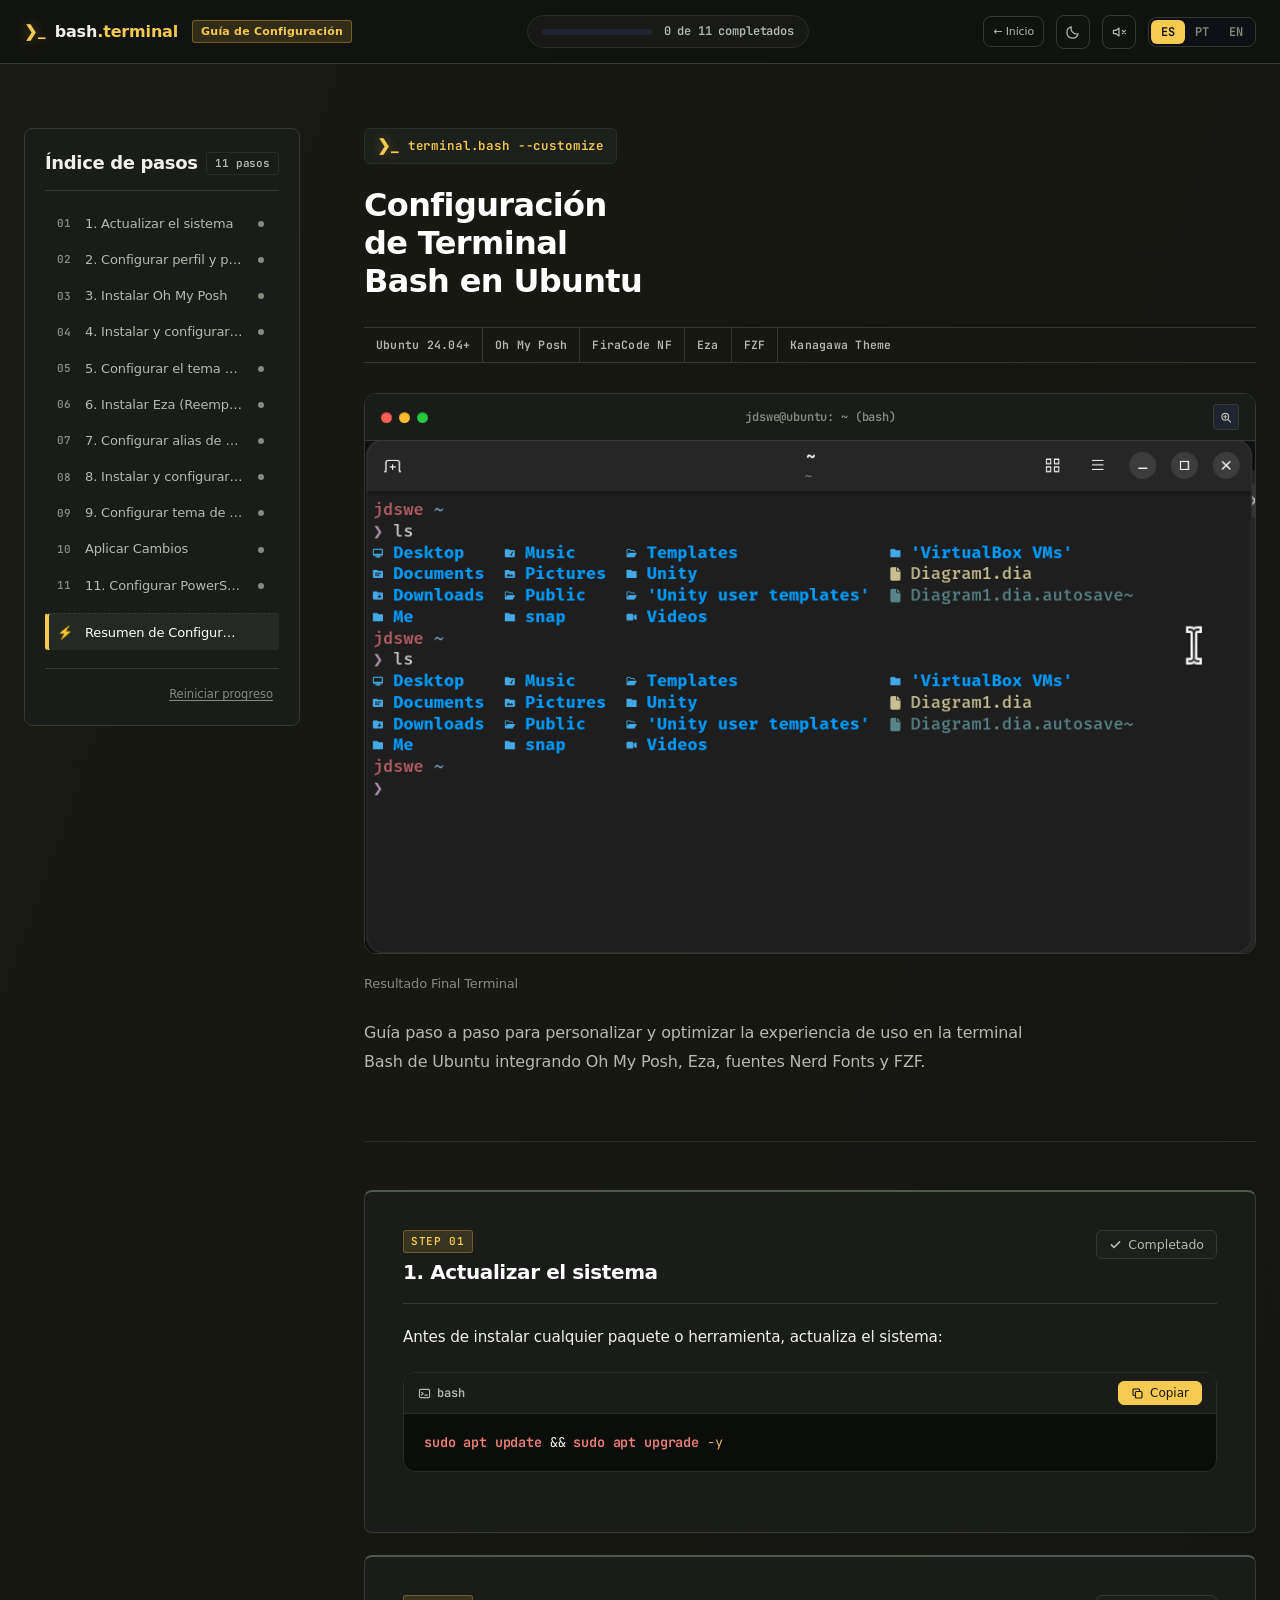
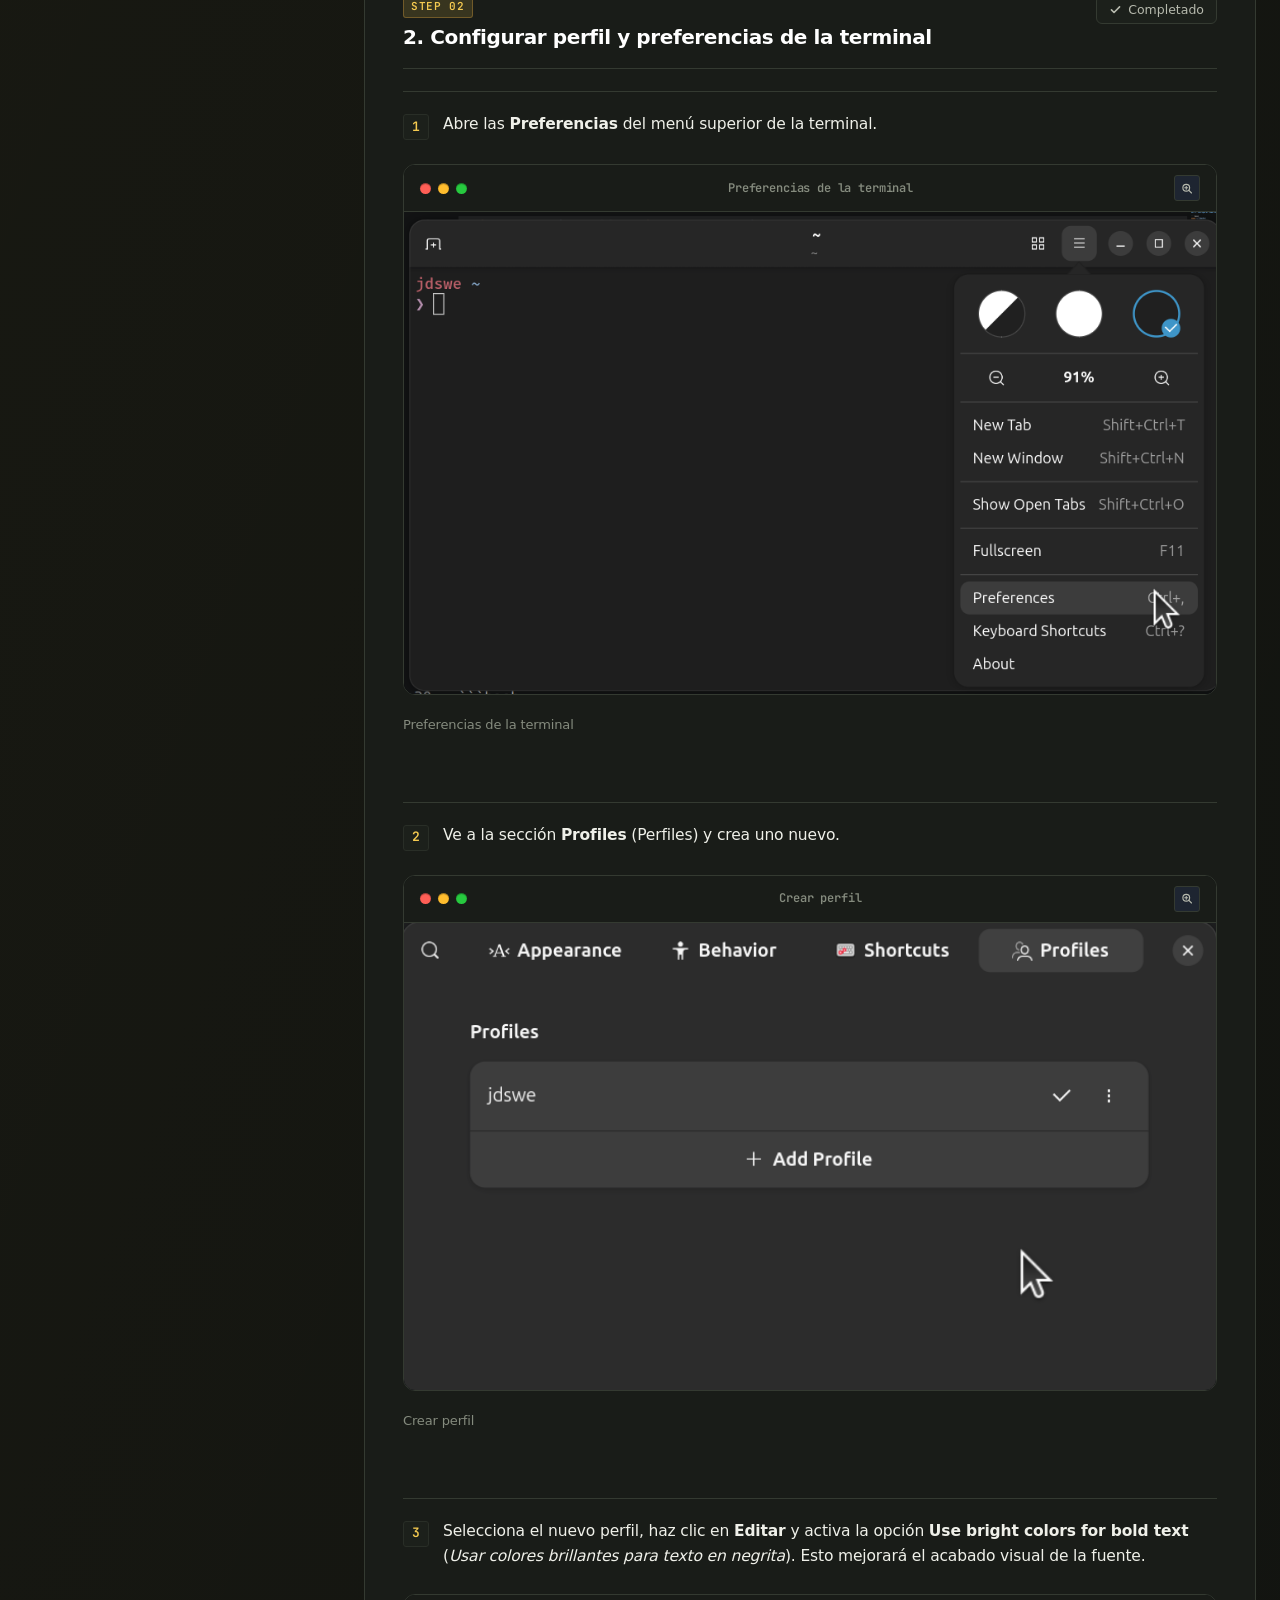
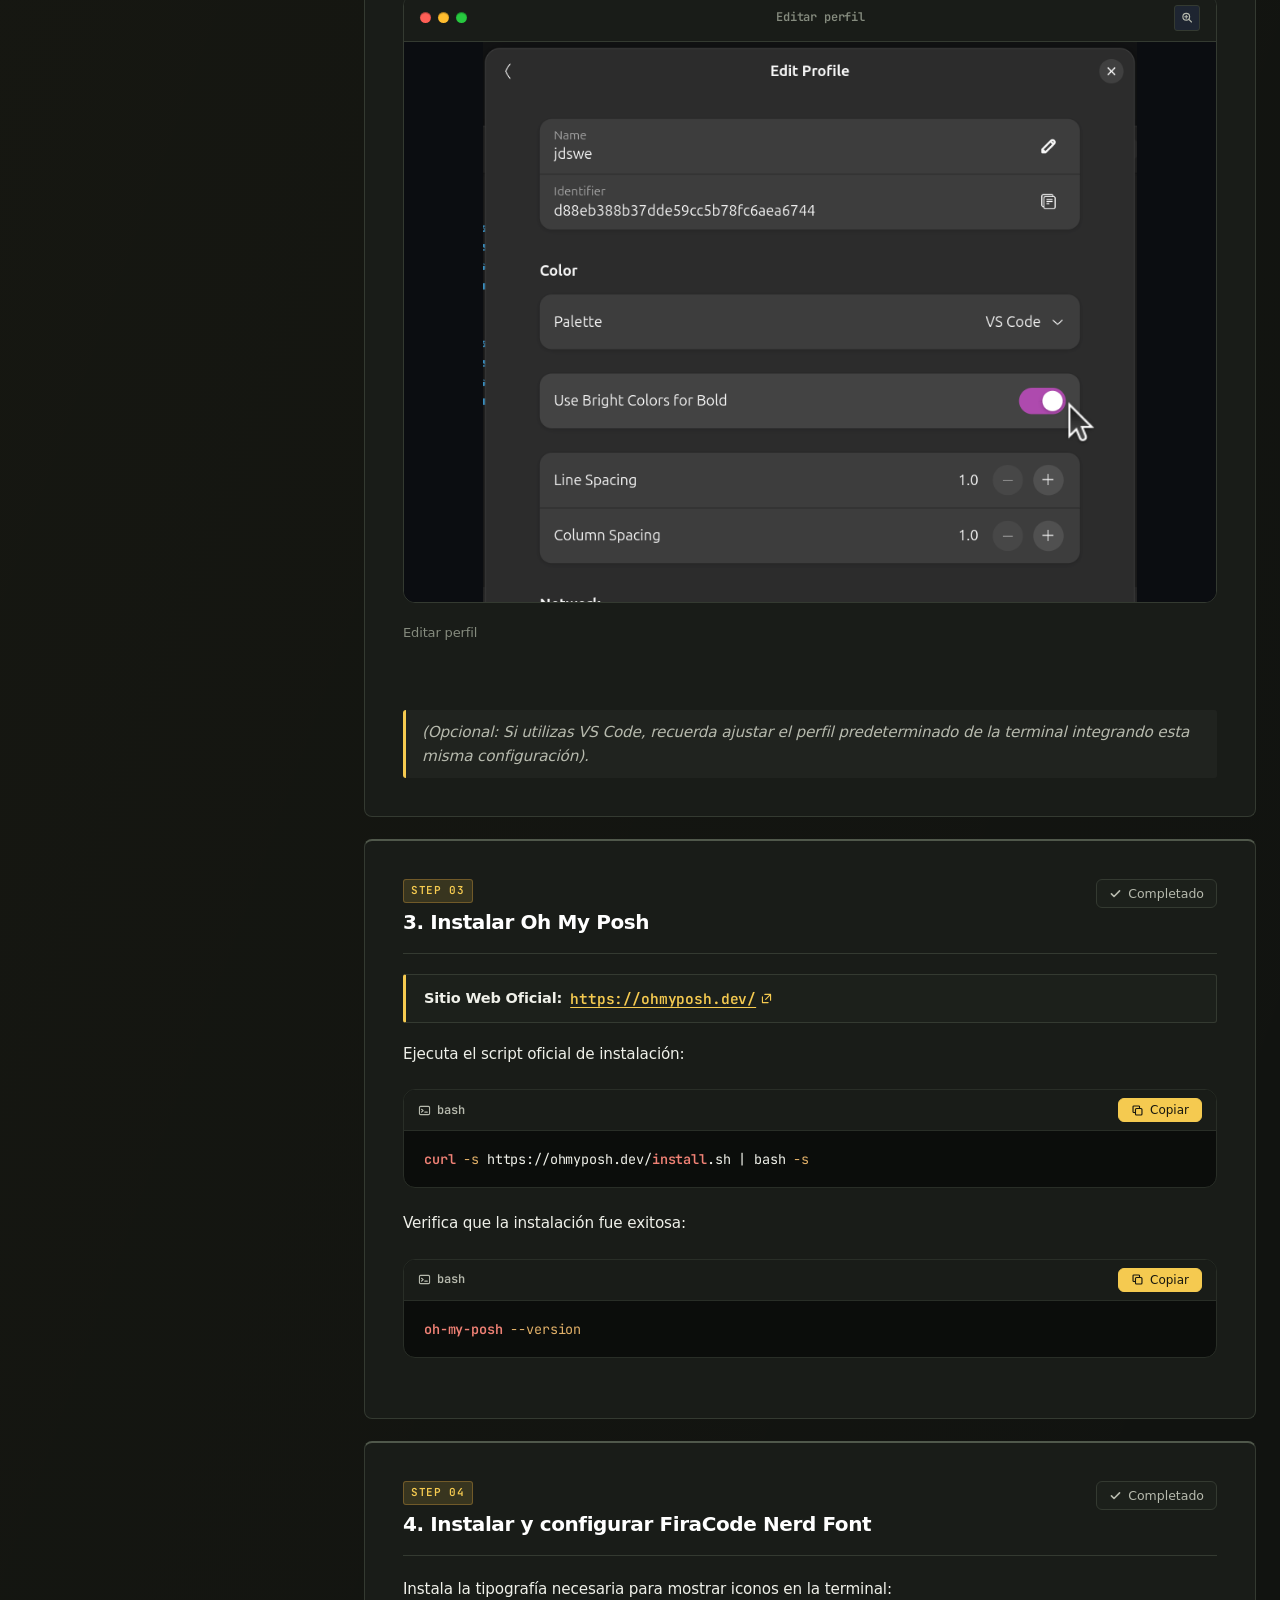
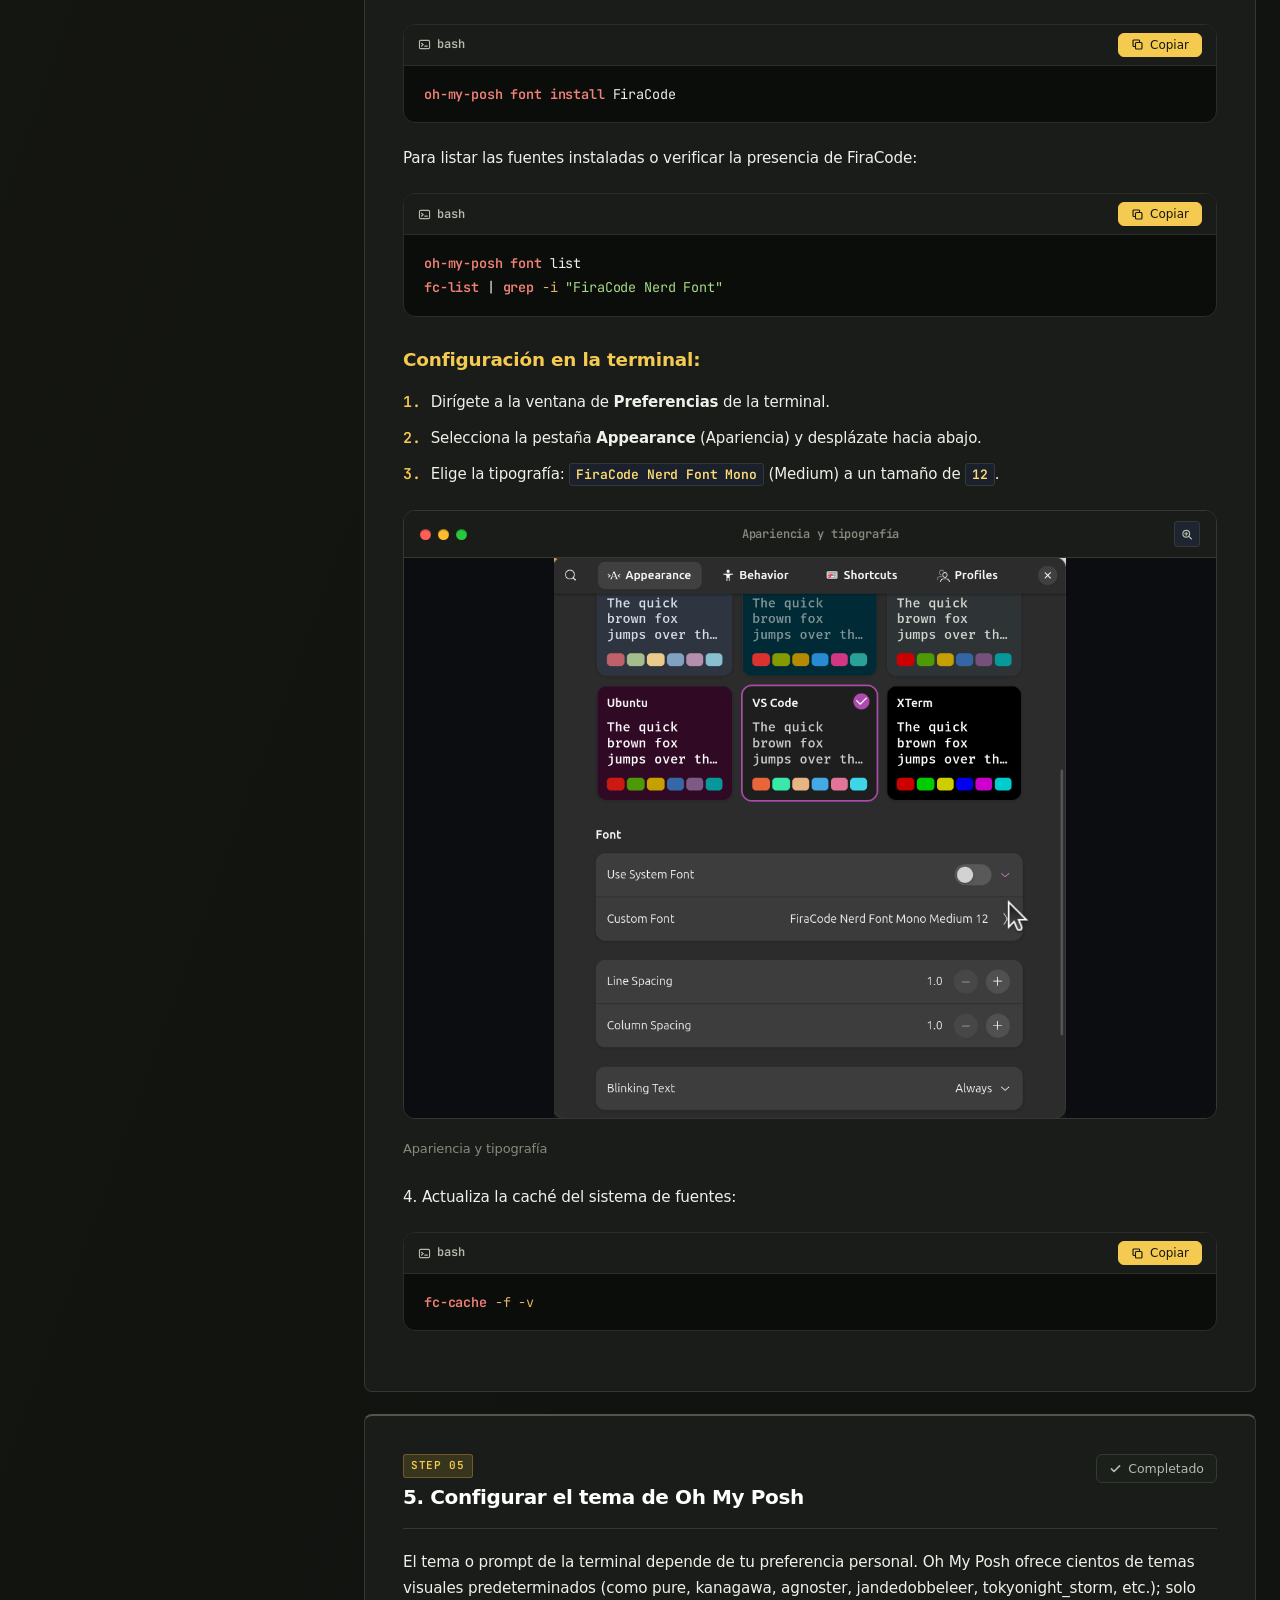
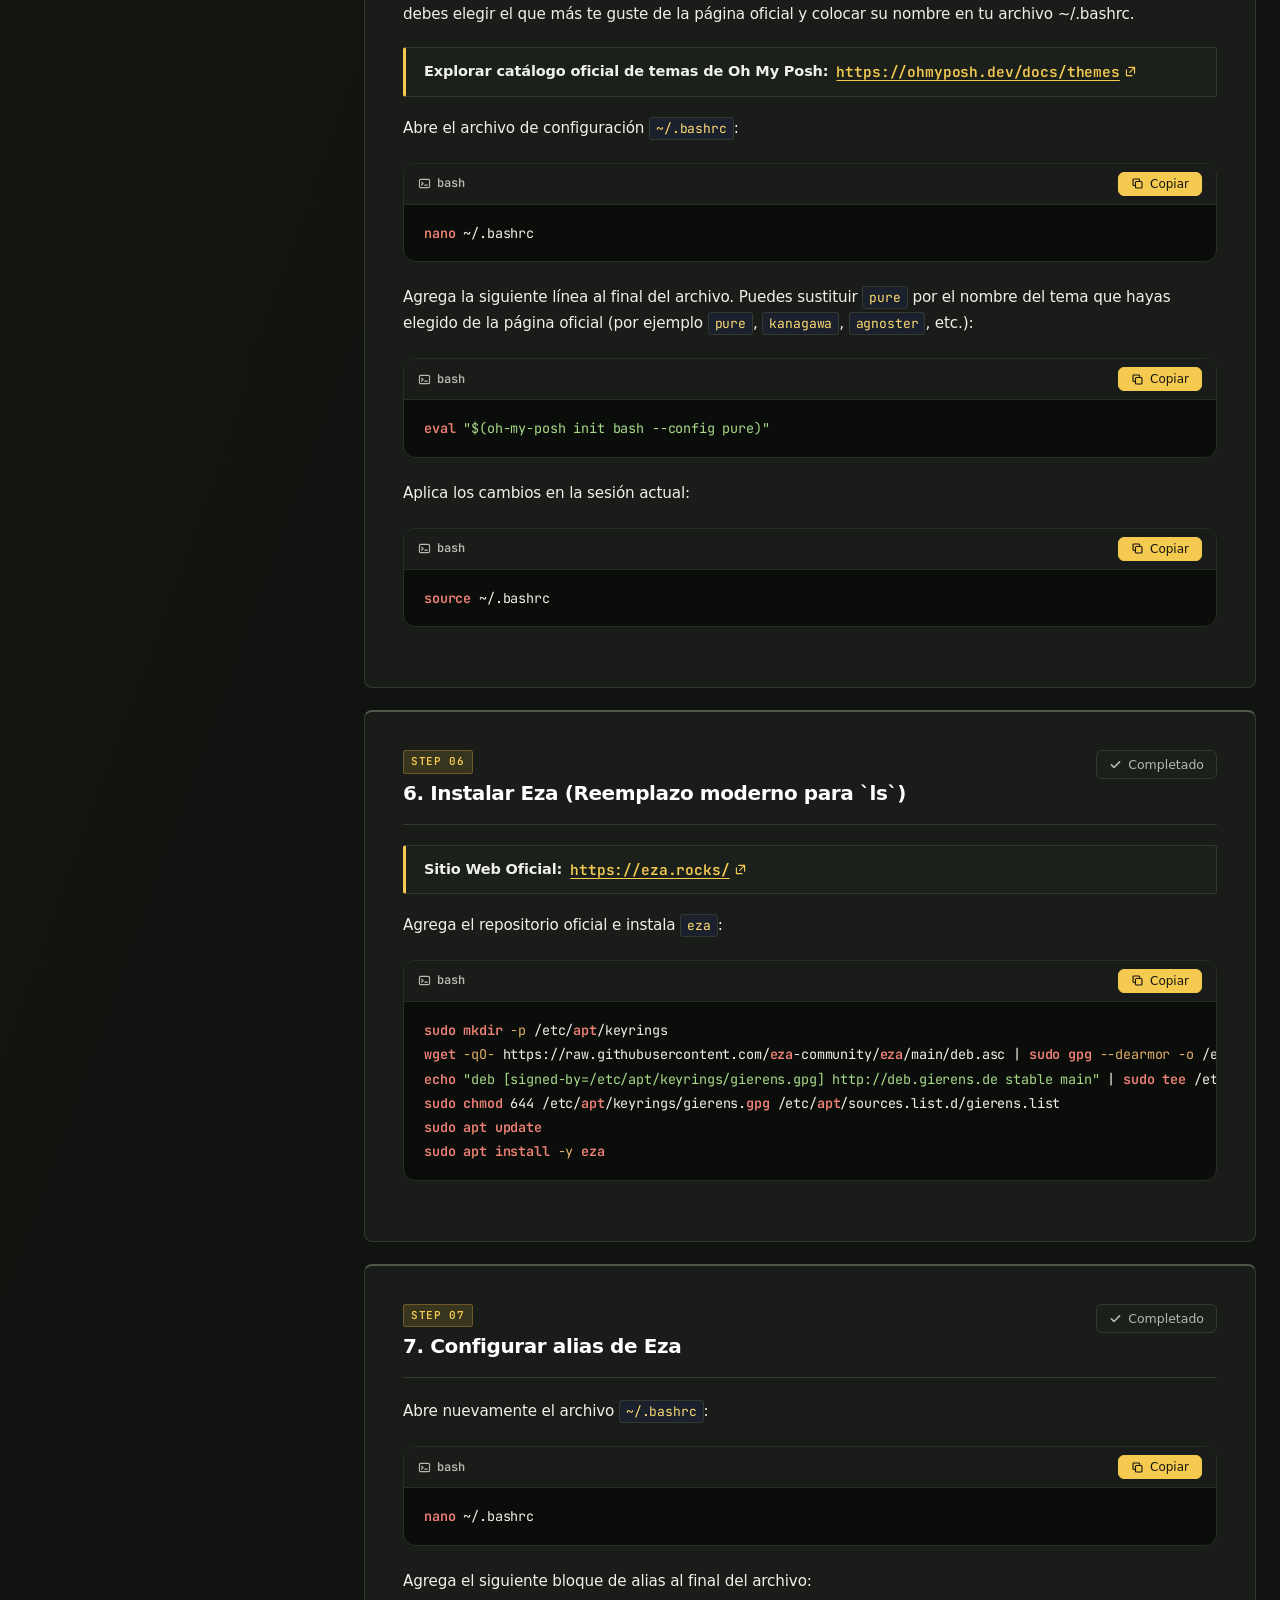
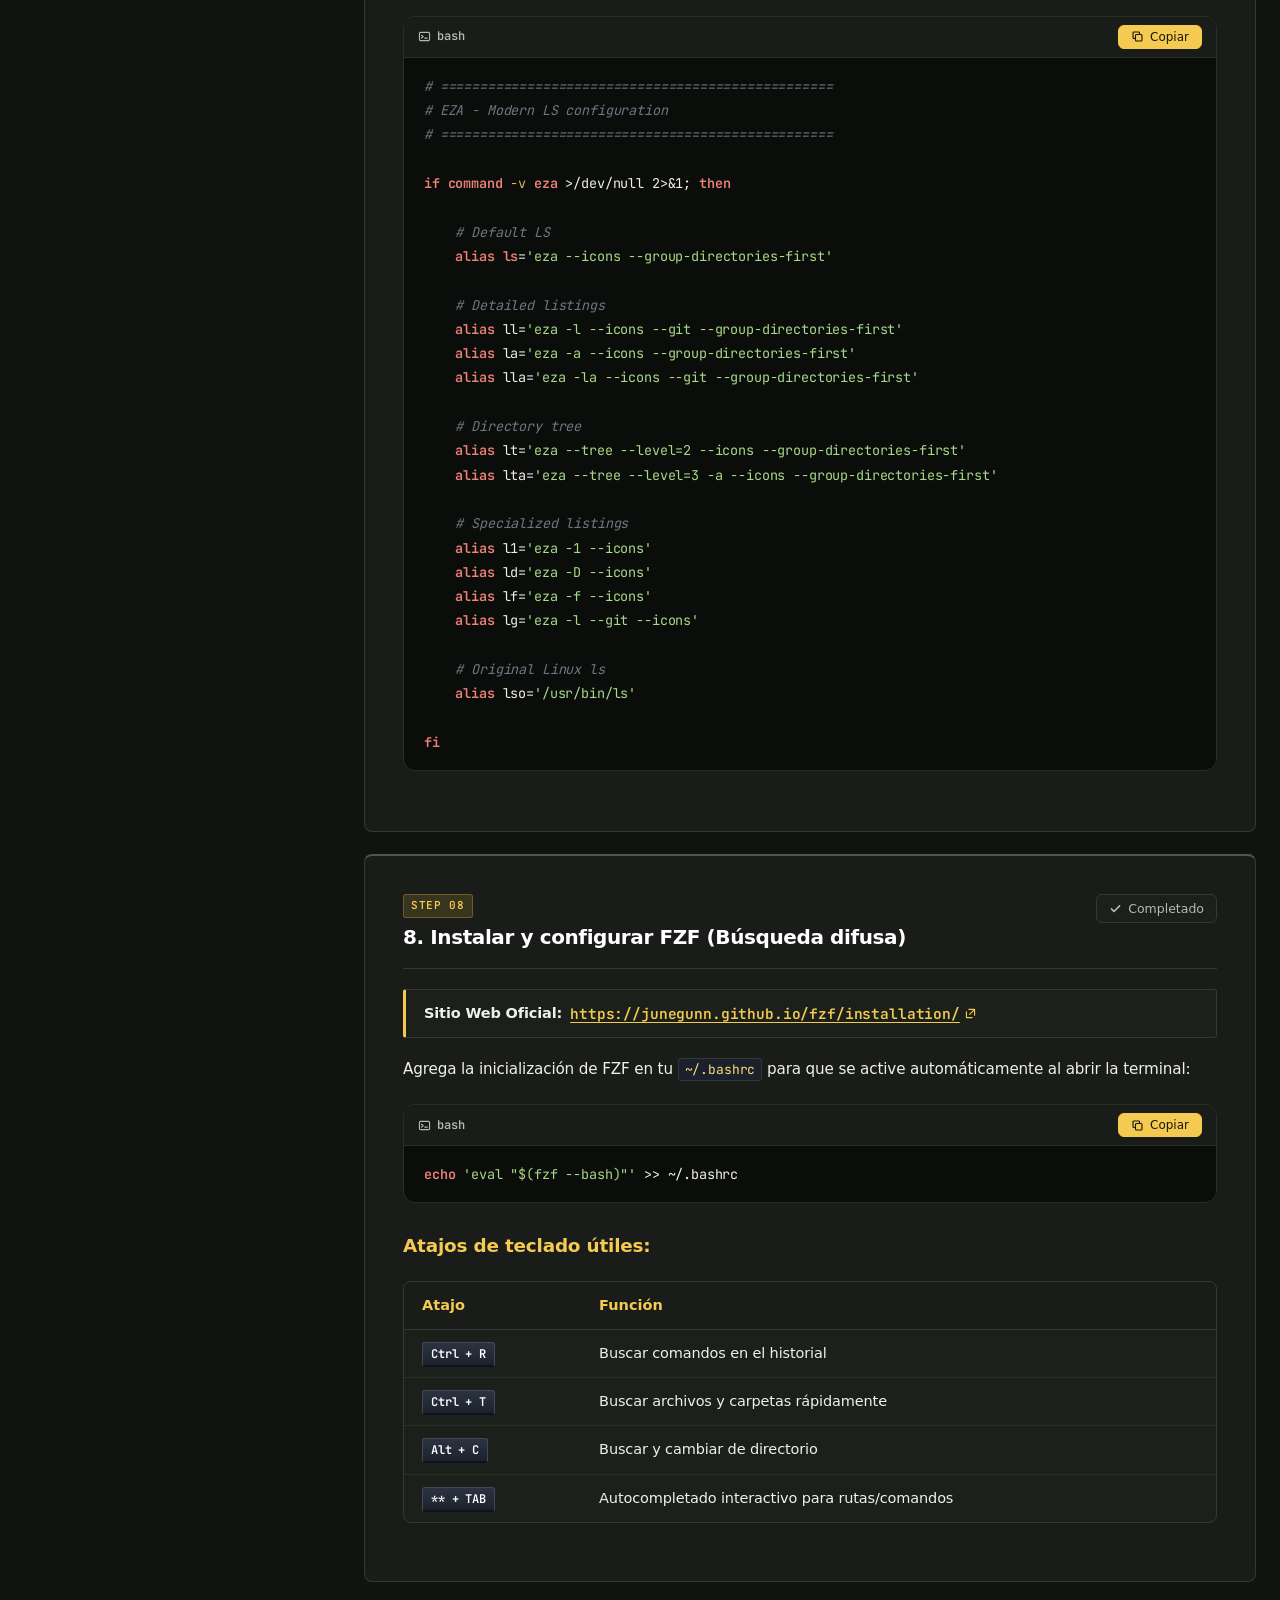
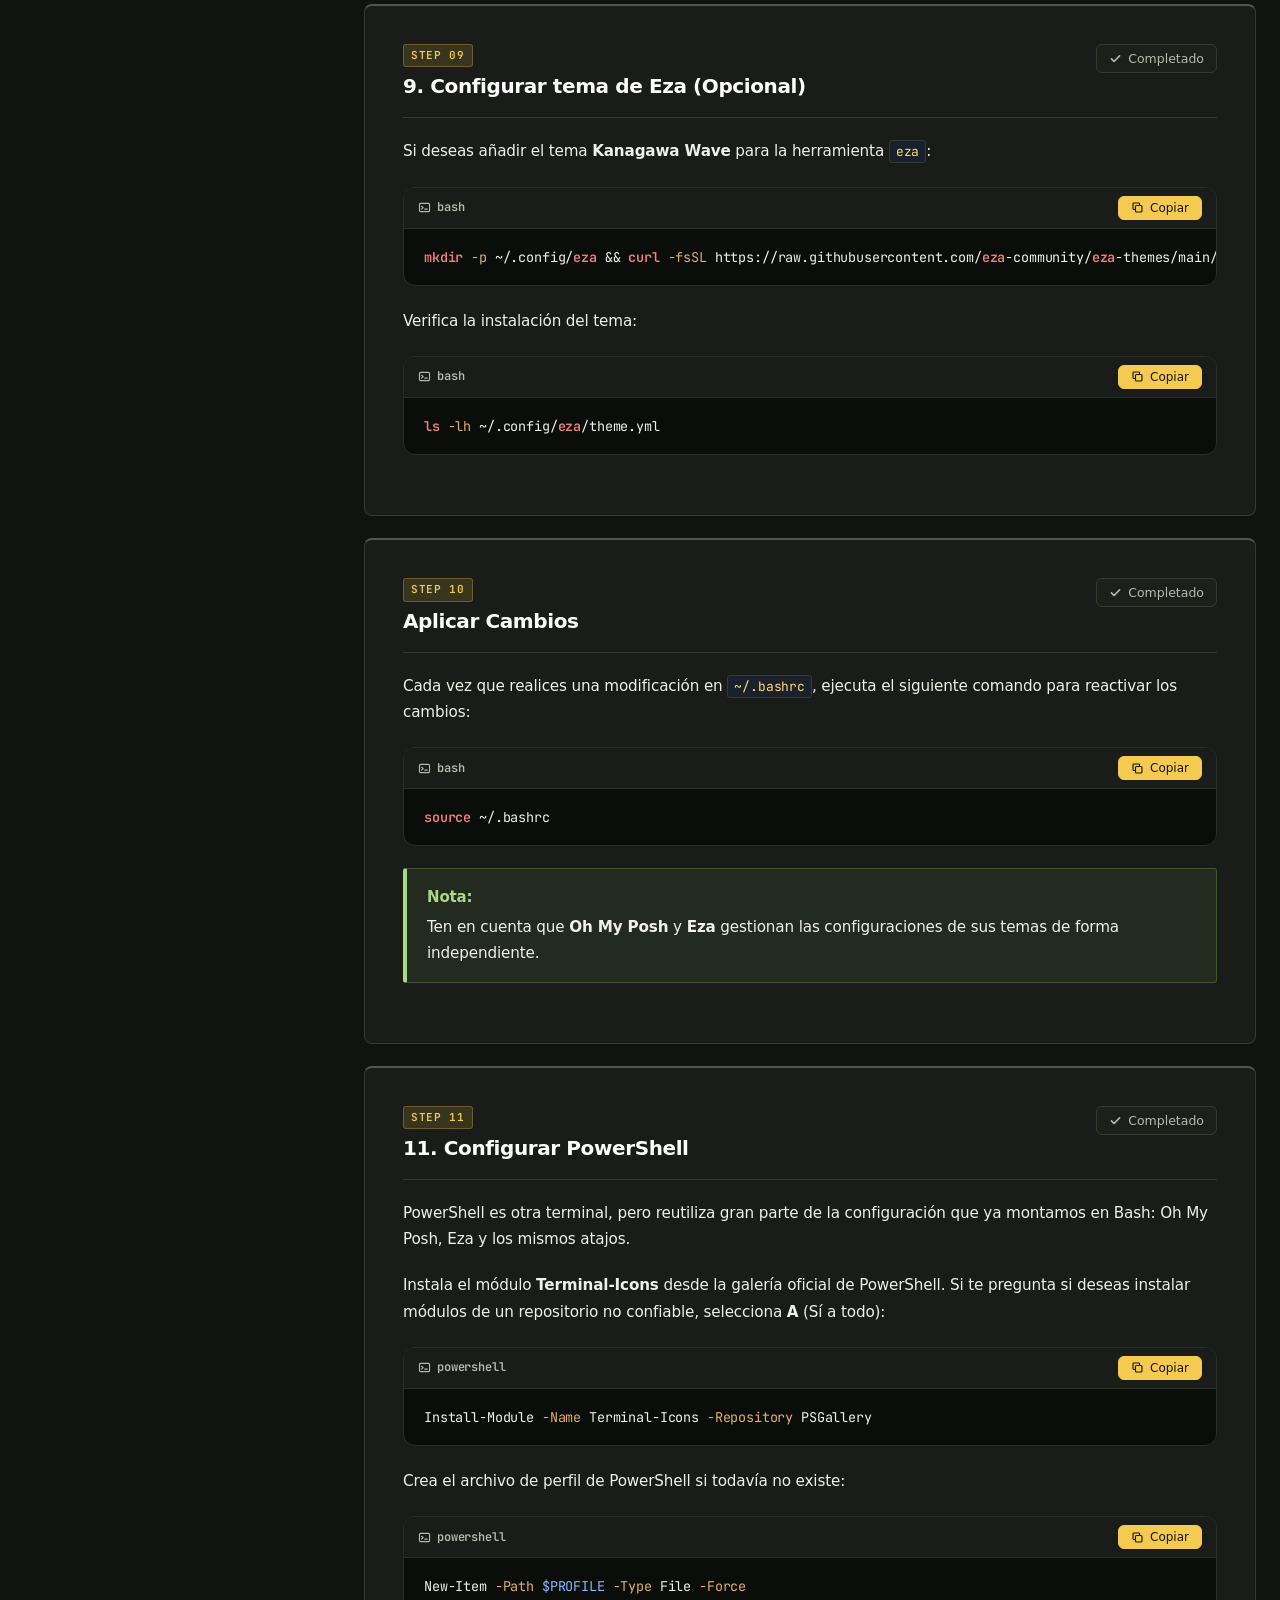
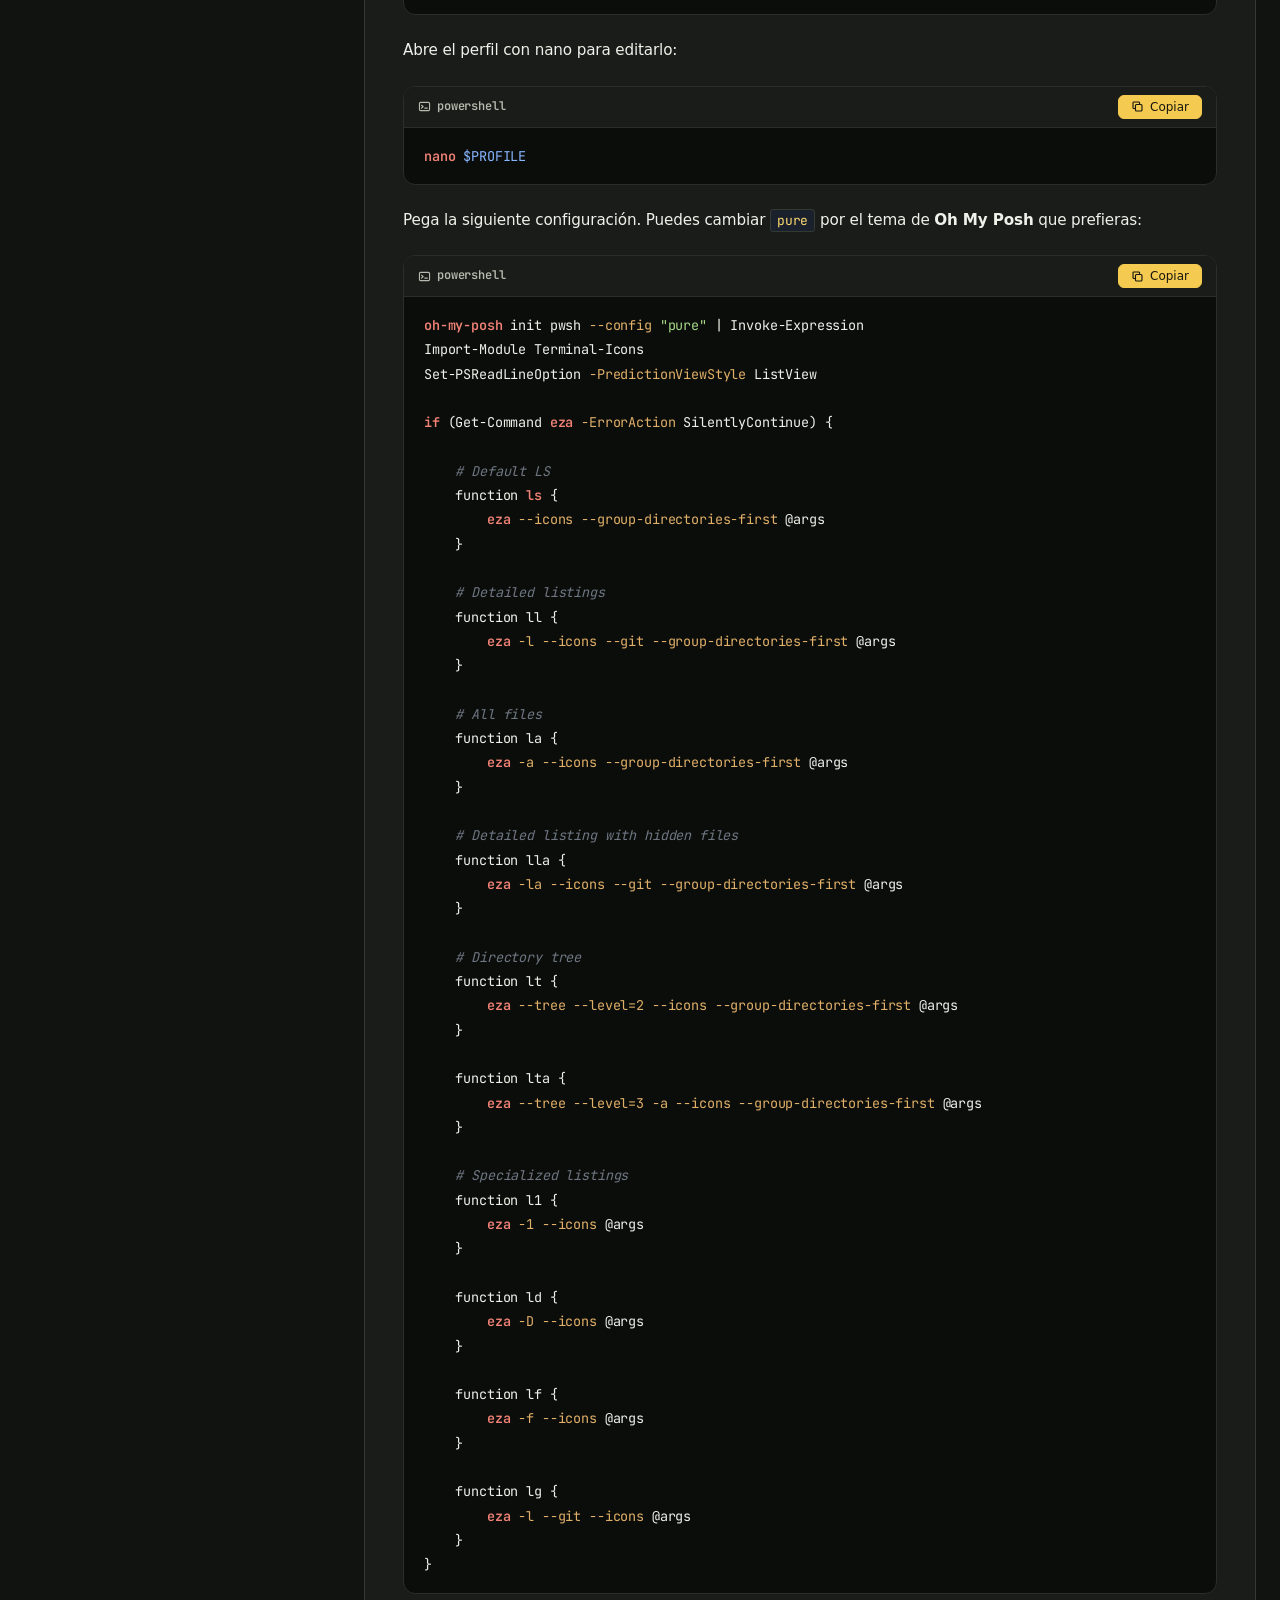
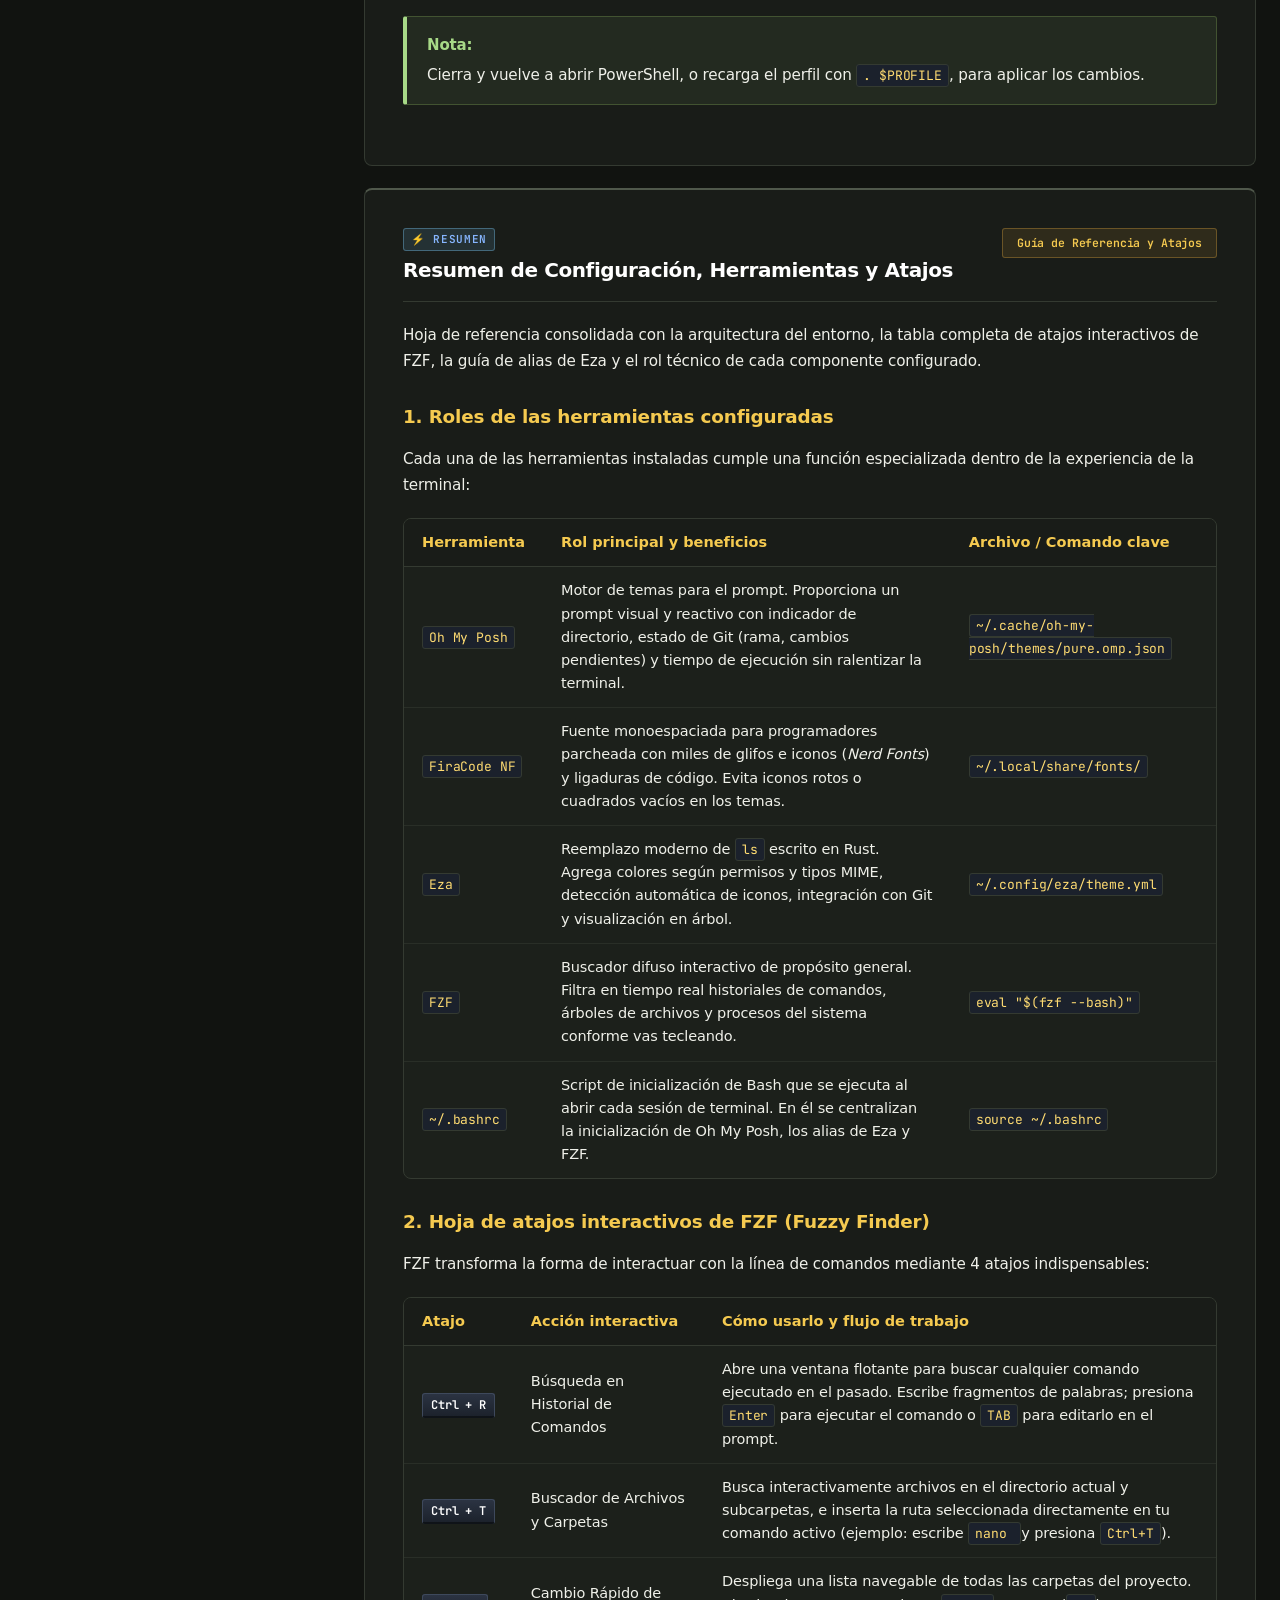
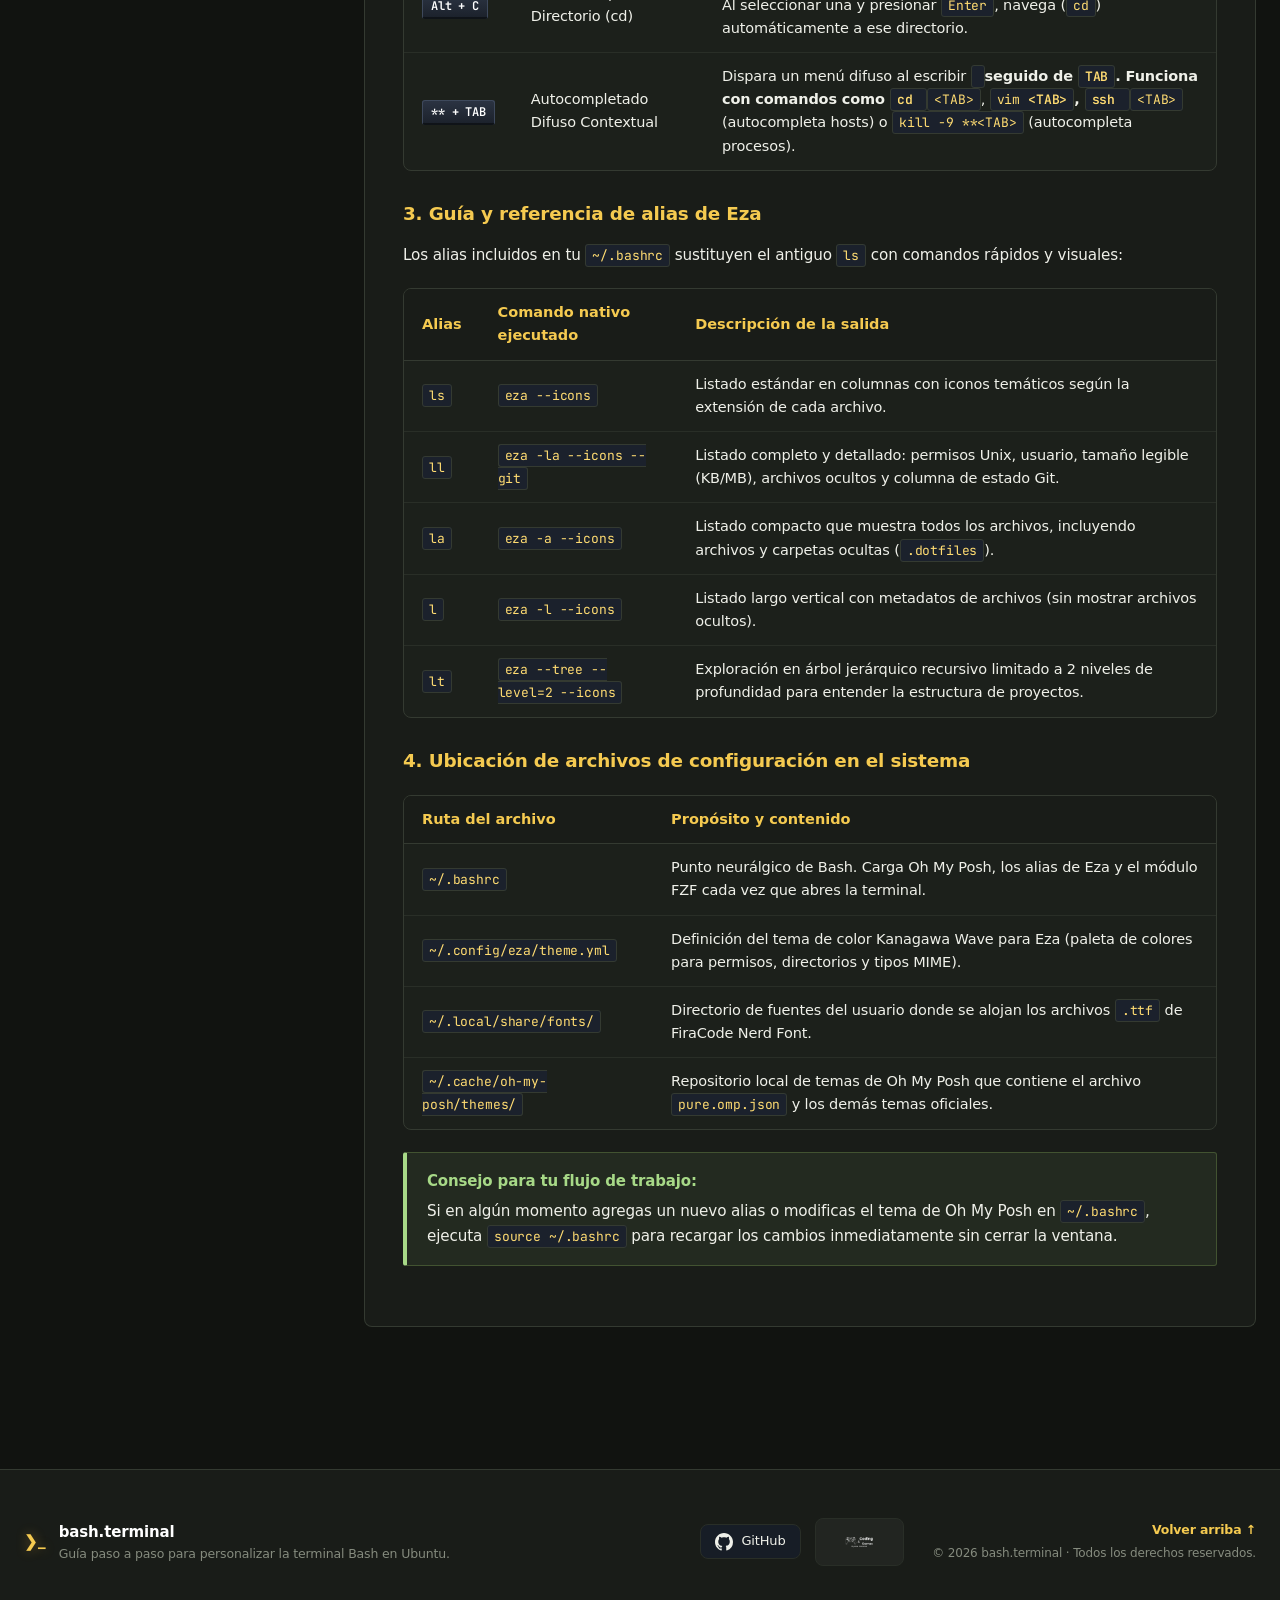
<file: Output/index.html>
<!DOCTYPE html>
<html lang="es" data-lang="es">
<head>
  <meta charset="UTF-8">
  <meta name="viewport" content="width=device-width, initial-scale=1.0">
  <meta name="description" content="Guía paso a paso para personalizar y optimizar la terminal Bash de Ubuntu integrando Oh My Posh, Eza, fuentes Nerd Fonts y FZF.">
  <meta name="theme-color" content="#0b0d0c">
  <title>Configuración de Terminal Bash en Ubuntu — Guía paso a paso</title>
  <link rel="stylesheet" href="assets/css/guide.css">
  <style>
    :root{--font-sans:system-ui,-apple-system,BlinkMacSystemFont,"SF Pro Display","SF Pro Text","Segoe UI",Roboto,"Helvetica Neue",Arial,sans-serif;--radius-xl:12px;--radius:8px}
    html{font-size:16px}body{font-family:var(--font-sans);line-height:1.6;letter-spacing:-0.01em}
    h1,h2,h3,.guide-section__title,.guide-hero__title,.guide-sidebar__title,.guide-video-card__title{font-family:var(--font-sans);letter-spacing:-0.02em;font-weight:600}
    .guide-hero__title{font-size:2rem;line-height:1.2}.guide-section__title{font-size:1.25rem}.guide-sidebar__title{font-size:1.125rem;font-weight:700}
    .guide-p,.guide-note,.guide-callout__body,.guide-figure__caption,.guide-hero__lead{font-family:var(--font-sans);font-weight:400}
    .guide-p,.guide-note,.guide-callout__body{font-size:0.95rem}
    code,.inline-code,.code-panel__pre code,kbd{font-family:var(--font-mono)}
    .site-control,.copy-btn,.step-toggle-btn,.reset-progress-btn,.toc-toggle-btn,.social-btn,.terminal-frame__btn{font-family:var(--font-sans);font-weight:500;border-radius:var(--radius)}
    .copy-btn,.step-toggle-btn{border-radius:6px}
    .code-panel{border:1px solid var(--border-subtle);border-radius:var(--radius-xl);overflow:hidden}
    .code-panel__bar{background:var(--bg-secondary);border-bottom:1px solid var(--border-subtle)}
    .terminal-frame{border:1px solid var(--border);border-radius:var(--radius-xl);overflow:hidden}
    .terminal-frame__bar{background:var(--bg-secondary)}
    .guide-step-item__badge{background:var(--bg-card);border:1px solid var(--border-subtle);color:var(--accent)}
    .step-toggle-btn.is-done{color:var(--green);border-color:var(--green)}
    .guide-section.is-completed .guide-section__badge{background:rgba(167,217,135,0.12);border-color:var(--green);color:var(--green)}
    .guide-toc-link__dot{background:var(--text-muted)}
    .social-btn{border:1px solid var(--border-subtle);border-radius:8px}
    .skip-link{
      position:fixed;
      left:0;
      top:-9999px;
      z-index:9999;
      padding:var(--space-2) var(--space-4);
      background:var(--bg-card);
      color:var(--text);
      border:1px solid var(--border);
      border-radius:var(--radius);
      box-shadow:0 4px 12px rgba(0,0,0,0.45);
      text-decoration:none;
      font-weight:500;
      font-size:0.95rem
    }
    .skip-link:focus{
      top:var(--space-2);
      left:var(--space-2);
      outline:2px solid var(--accent);
      outline-offset:2px
    }
    .guide-hero__badge{border:1px solid var(--border-subtle);border-radius:6px;background:var(--bg-card)}
    .guide-divider{border:none;border-top:1px solid var(--border-subtle);margin:var(--space-12)0}
    @media(max-width:640px){.guide-container{padding:var(--space-4)var(--space-3)}.guide-hero__title{font-size:1.5rem}}
    @media(prefers-reduced-motion:reduce){*,::before,::after{animation-duration:0.01ms!important;animation-iteration-count:1!important;transition-duration:0.01ms!important;scroll-behavior:auto!important}}
  </style>
  <script defer src="assets/js/guide.js"></script>
</head>
<body>
  <a class="skip-link" href="#guide-main">Saltar al contenido</a>
  <header class="guide-header">
    <div class="guide-header__inner">
      <a class="guide-brand" href="#top" aria-label="Inicio de la guía">
        <span class="guide-brand__prompt" aria-hidden="true">❯_</span>
        <span class="guide-brand__title">bash<span>.terminal</span></span>
        <span class="guide-brand__badge" id="brand-badge">Guía de Configuración</span>
      </a>
      <div class="guide-header__center">
        <div class="progress-indicator">
          <span class="progress-indicator__bar"><span class="progress-indicator__fill" id="header-progress-fill"></span></span>
          <span class="progress-indicator__text" id="header-progress-text">0 / 10 completados</span>
        </div>
      </div>
      <div class="guide-header__actions">
        <a class="guide-home-link" href="#top" aria-label="Volver al inicio">← Inicio</a>
        <button class="site-control" id="theme-toggle" type="button" aria-pressed="false" aria-label="Cambiar al modo oscuro" title="Cambiar tema">
          <svg class="theme-icon theme-icon--moon" viewBox="0 0 20 20" aria-hidden="true"><path d="M16.4 12.2A7 7 0 0 1 7.8 3.6a7.1 7.1 0 1 0 8.6 8.6Z"/></svg>
          <svg class="theme-icon theme-icon--sun" viewBox="0 0 20 20" aria-hidden="true"><circle cx="10" cy="10" r="3.4"/><path d="M10 1.8v2M10 16.2v2M1.8 10h2M16.2 10h2M4.2 4.2l1.4 1.4m8.8 8.8 1.4 1.4m0-11.6-1.4 1.4m-8.8 8.8-1.4 1.4"/></svg>
        </button>
        <button class="site-control" id="sound-toggle" type="button" aria-pressed="false" aria-label="Activar sonidos" title="Sonidos desactivados">
          <svg class="sound-icon sound-icon--off" viewBox="0 0 20 20" aria-hidden="true"><path d="M3 8v4h3l4 3V5L6 8H3Z"/><path d="m14 8 4 4m0-4-4 4"/></svg>
          <svg class="sound-icon sound-icon--on" viewBox="0 0 20 20" aria-hidden="true"><path d="M3 8v4h3l4 3V5L6 8H3Z"/><path d="M13 7a4 4 0 0 1 0 6m2-8a7 7 0 0 1 0 10"/></svg>
        </button>
        <button class="toc-toggle-btn" id="toc-toggle" type="button" aria-expanded="false" aria-controls="guide-toc">
          <svg viewBox="0 0 16 16" width="15" height="15" aria-hidden="true" fill="none" stroke="currentColor" stroke-width="1.5" stroke-linecap="round"><path d="M2.5 4.5h11M2.5 8h11M2.5 11.5h11"/></svg>
          <span id="toc-toggle-label">Índice</span>
        </button>
        <div class="lang-switch" role="group" aria-label="Idioma" id="lang-switch">
          <button type="button" data-set-lang="es" aria-pressed="true" lang="es">ES</button>
          <button type="button" data-set-lang="pt" aria-pressed="false" lang="pt">PT</button>
          <button type="button" data-set-lang="en" aria-pressed="false" lang="en">EN</button>
        </div>
      </div>
    </div>
  </header>

  <div class="guide-container" id="top">
    <aside class="guide-sidebar" id="guide-toc" aria-label="Índice de la guía">
      <div class="guide-sidebar__header">
        <h2 class="guide-sidebar__title" id="toc-title">Índice de pasos</h2>
        <span class="guide-sidebar__count" id="toc-count">10 pasos</span>
      </div>
      <nav class="guide-toc-nav" id="toc-nav"></nav>
      <div class="guide-sidebar__footer">
        <button type="button" class="reset-progress-btn" id="reset-progress-btn">Reiniciar progreso</button>
      </div>
    </aside>

    <main class="guide-content" id="guide-main">
      <section class="guide-hero">
        <div class="guide-hero__badge">
          <span class="guide-brand__prompt" aria-hidden="true">❯_</span>
          <span class="guide-hero__badge-text">terminal.bash --customize</span>
        </div>
        <h1 class="guide-hero__title" id="guide-hero-title">Configuración de Terminal Bash en Ubuntu</h1>
        <div class="guide-hero__tags">
          <span class="tech-tag">Ubuntu 24.04+</span>
          <span class="tech-tag">Oh My Posh</span>
          <span class="tech-tag">FiraCode NF</span>
          <span class="tech-tag">Eza</span>
          <span class="tech-tag">FZF</span>
          <span class="tech-tag">Kanagawa Theme</span>
        </div>

        <figure class="guide-figure guide-figure--hero">
          <div class="terminal-frame">
            <div class="terminal-frame__bar">
              <span class="terminal-frame__dots" aria-hidden="true"><i></i><i></i><i></i></span>
              <span class="terminal-frame__title">jdswe@ubuntu: ~ (bash)</span>
              <button type="button" class="zoom-icon-btn" data-zoom-src="assets/images/Terminal.png" data-zoom-alt="Resultado Final Terminal" aria-label="Ampliar imagen">
                <svg viewBox="0 0 16 16" width="13" height="13" fill="none" stroke="currentColor" stroke-width="1.5" stroke-linecap="round" stroke-linejoin="round"><circle cx="7" cy="7" r="4.5"/><path d="M10.5 10.5l3.5 3.5M7 5v4M5 7h4"/></svg>
              </button>
            </div>
            <button type="button" class="terminal-frame__btn" data-zoom-src="assets/images/Terminal.png" data-zoom-alt="Resultado Final Terminal">
              <img src="assets/images/Terminal.png" alt="Resultado Final Terminal" class="terminal-frame__img" decoding="async" loading="lazy">
              <span class="terminal-frame__zoom-overlay">
                <svg viewBox="0 0 16 16" width="13" height="13" fill="none" stroke="currentColor" stroke-width="1.5" stroke-linecap="round" stroke-linejoin="round"><circle cx="7" cy="7" r="4.5"/><path d="M10.5 10.5l3.5 3.5M7 5v4M5 7h4"/></svg>
                <span>Haz clic para ampliar</span>
              </span>
            </button>
          </div>
          <figcaption class="guide-figure__caption" id="guide-hero-caption">Resultado Final Terminal</figcaption>
        </figure>

        <p class="guide-hero__lead" id="guide-hero-lead">Guía paso a paso para personalizar y optimizar la experiencia de uso en la terminal Bash de Ubuntu integrando Oh My Posh, Eza, fuentes Nerd Fonts y FZF.</p>
      </section>
      <div class="guide-divider" aria-hidden="true"></div>

      <div class="guide-sections" id="guide-sections"></div>
    </main>
  </div>
  <footer class="guide-footer">
    <div class="guide-footer__inner">
      <div class="guide-footer__left">
        <span class="guide-brand__prompt" aria-hidden="true">❯_</span>
        <div>
          <span class="guide-footer__brand-name">bash.terminal</span>
          <p class="guide-footer__tagline" id="footer-tagline">Guía paso a paso para personalizar la terminal Bash en Ubuntu.</p>
        </div>
      </div>
      <div class="guide-footer__right">
        <div class="guide-footer__social">
          <a class="social-btn social-btn--github" href="https://github.com/jdswe" target="_blank" rel="noopener noreferrer" aria-label="Perfil de GitHub de jdswe (José Carranza)" id="footer-github-link">
            <svg viewBox="0 0 16 16" width="18" height="18" aria-hidden="true" fill="currentColor"><path d="M8 0C3.58 0 0 3.58 0 8c0 3.54 2.29 6.53 5.47 7.59.4.07.55-.17.55-.38 0-.19-.01-.82-.01-1.49-2.01.37-2.53-.49-2.69-.94-.09-.23-.48-.94-.82-1.13-.28-.15-.68-.52-.01-.53.63-.01 1.08.58 1.23.82.72 1.21 1.87.87 2.33.66.07-.52.28-.87.51-1.07-1.78-.2-3.64-.89-3.64-3.95 0-.87.31-1.59.82-2.15-.08-.2-.36-1.02.08-2.12 0 0 .67-.21 2.2.82.64-.18 1.32-.27 2-.27s1.36.09 2 .27c1.53-1.04 2.2-.82 2.2-.82.44 1.1.16 1.92.08 2.12.51.56.82 1.27.82 2.15 0 3.07-1.87 3.75-3.65 3.95.29.25.54.73.54 1.47 0 1.07-.01 1.93-.01 2.2 0 .21.15.46.55.38A8.01 8.01 0 0 0 16 8c0-4.42-3.58-8-8-8z"/></svg>
            <span>GitHub</span>
          </a>
          <a class="social-btn social-btn--youtube" href="https://www.youtube.com/@CodingGamesJose" target="_blank" rel="noopener noreferrer" aria-label="Canal de YouTube Coding &amp; Games por Jose Carranza" id="footer-youtube-link">
            <img src="assets/images/coding-and-games.png" alt="Coding &amp; Games por Jose Carranza" width="112" height="42" decoding="async" loading="lazy">
          </a>
        </div>
        <div class="guide-footer__meta">
          <a href="#top" class="back-to-top-link" id="back-to-top">Volver arriba ↑</a>
          <p class="guide-footer__copyright" id="footer-copyright">© 2026 bash.terminal · Todos los derechos reservados.</p>
        </div>
      </div>
    </div>
  </footer>

  <dialog class="lightbox-dialog" id="lightbox-dialog" aria-label="Visor de imagen">
    <div class="lightbox-dialog__content">
      <div class="lightbox-dialog__bar">
        <span class="terminal-frame__dots" aria-hidden="true"><i></i><i></i><i></i></span>
        <span class="lightbox-dialog__title" id="lightbox-title">Captura de la terminal</span>
        <button type="button" class="icon-btn lightbox-dialog__close" id="lightbox-close" aria-label="Cerrar visor">
          <svg viewBox="0 0 16 16" width="16" height="16" aria-hidden="true" fill="none" stroke="currentColor" stroke-width="1.6" stroke-linecap="round"><path d="M4 4l8 8M12 4l-8 8"/></svg>
        </button>
      </div>
      <div class="lightbox-dialog__img-wrap">
        <img alt="" id="lightbox-img" class="lightbox-dialog__img">
      </div>
    </div>
  </dialog>

  <div class="drawer-overlay" id="drawer-overlay" hidden></div>

  <div class="toast" id="toast" role="status" aria-live="polite" aria-atomic="true">
    <span class="toast__icon" aria-hidden="true">❯</span>
    <span id="toast-text"></span>
  </div>
</body>
</html>
</file>
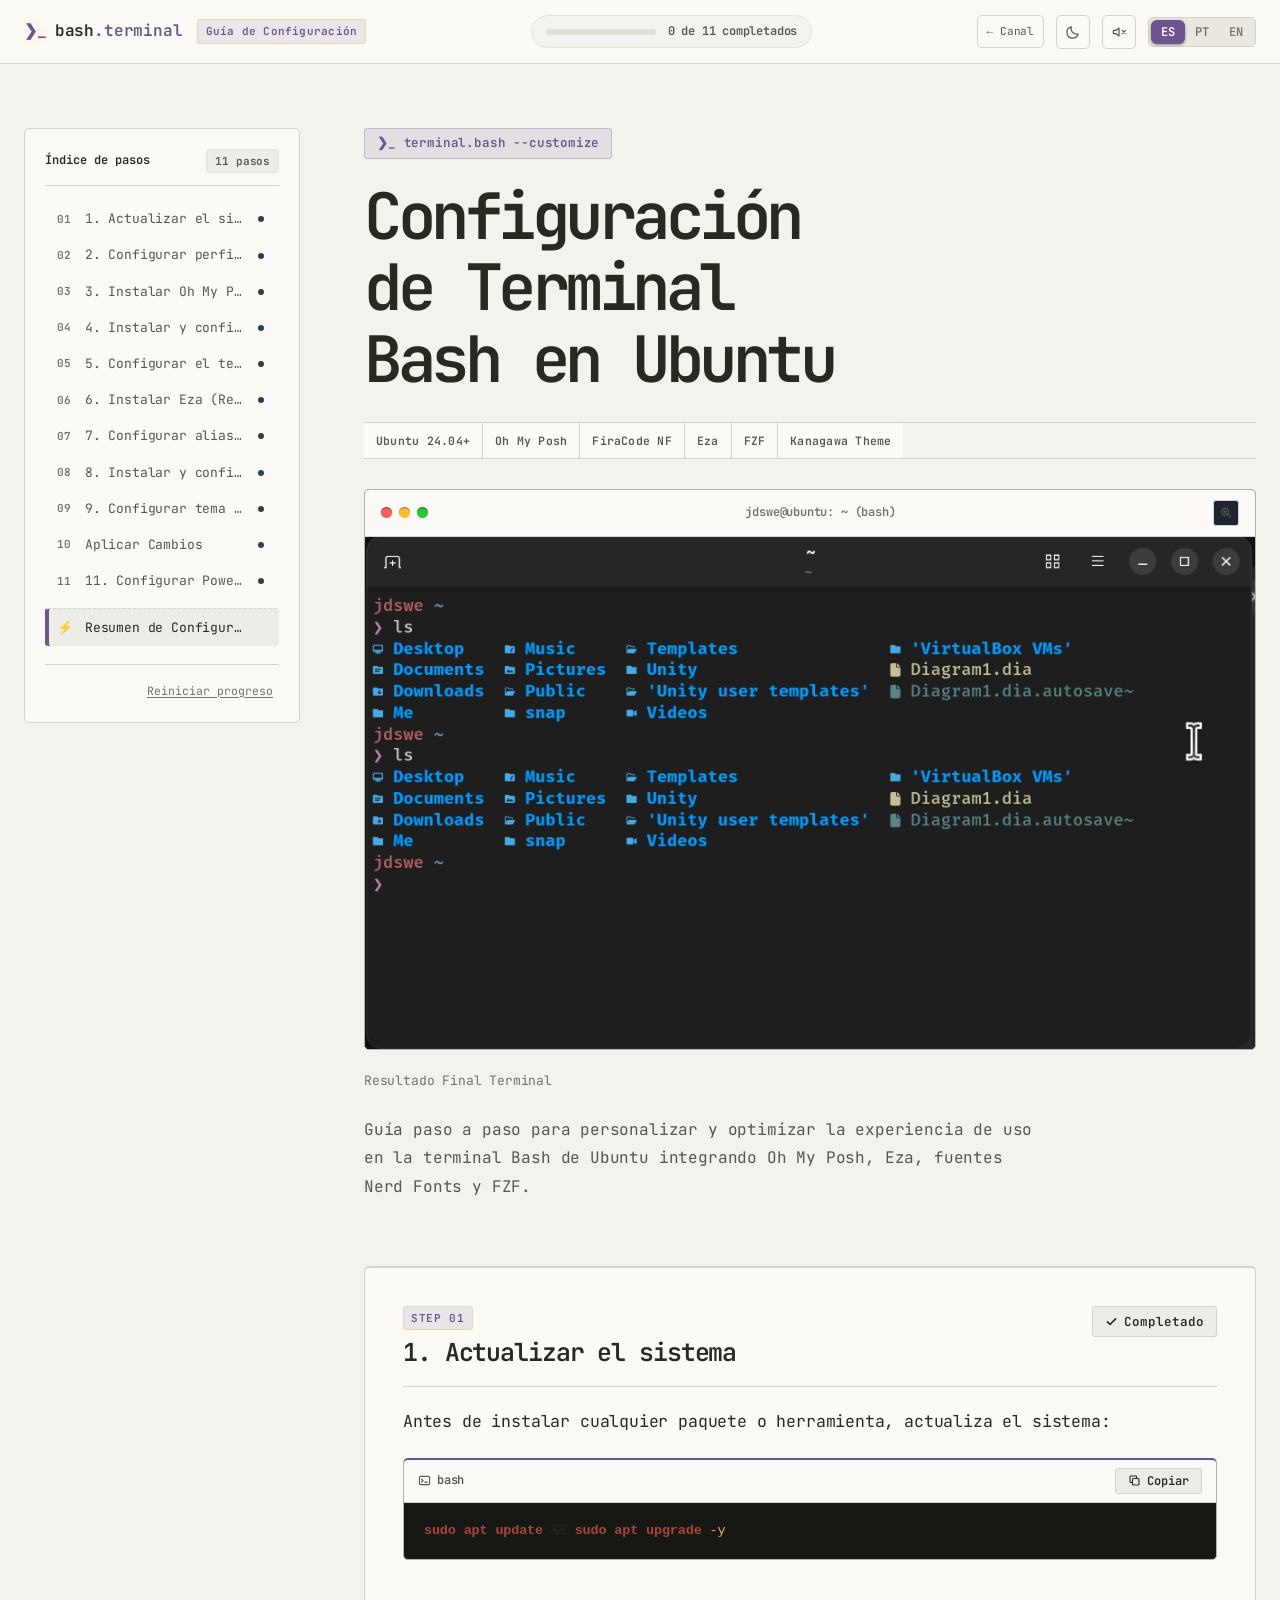
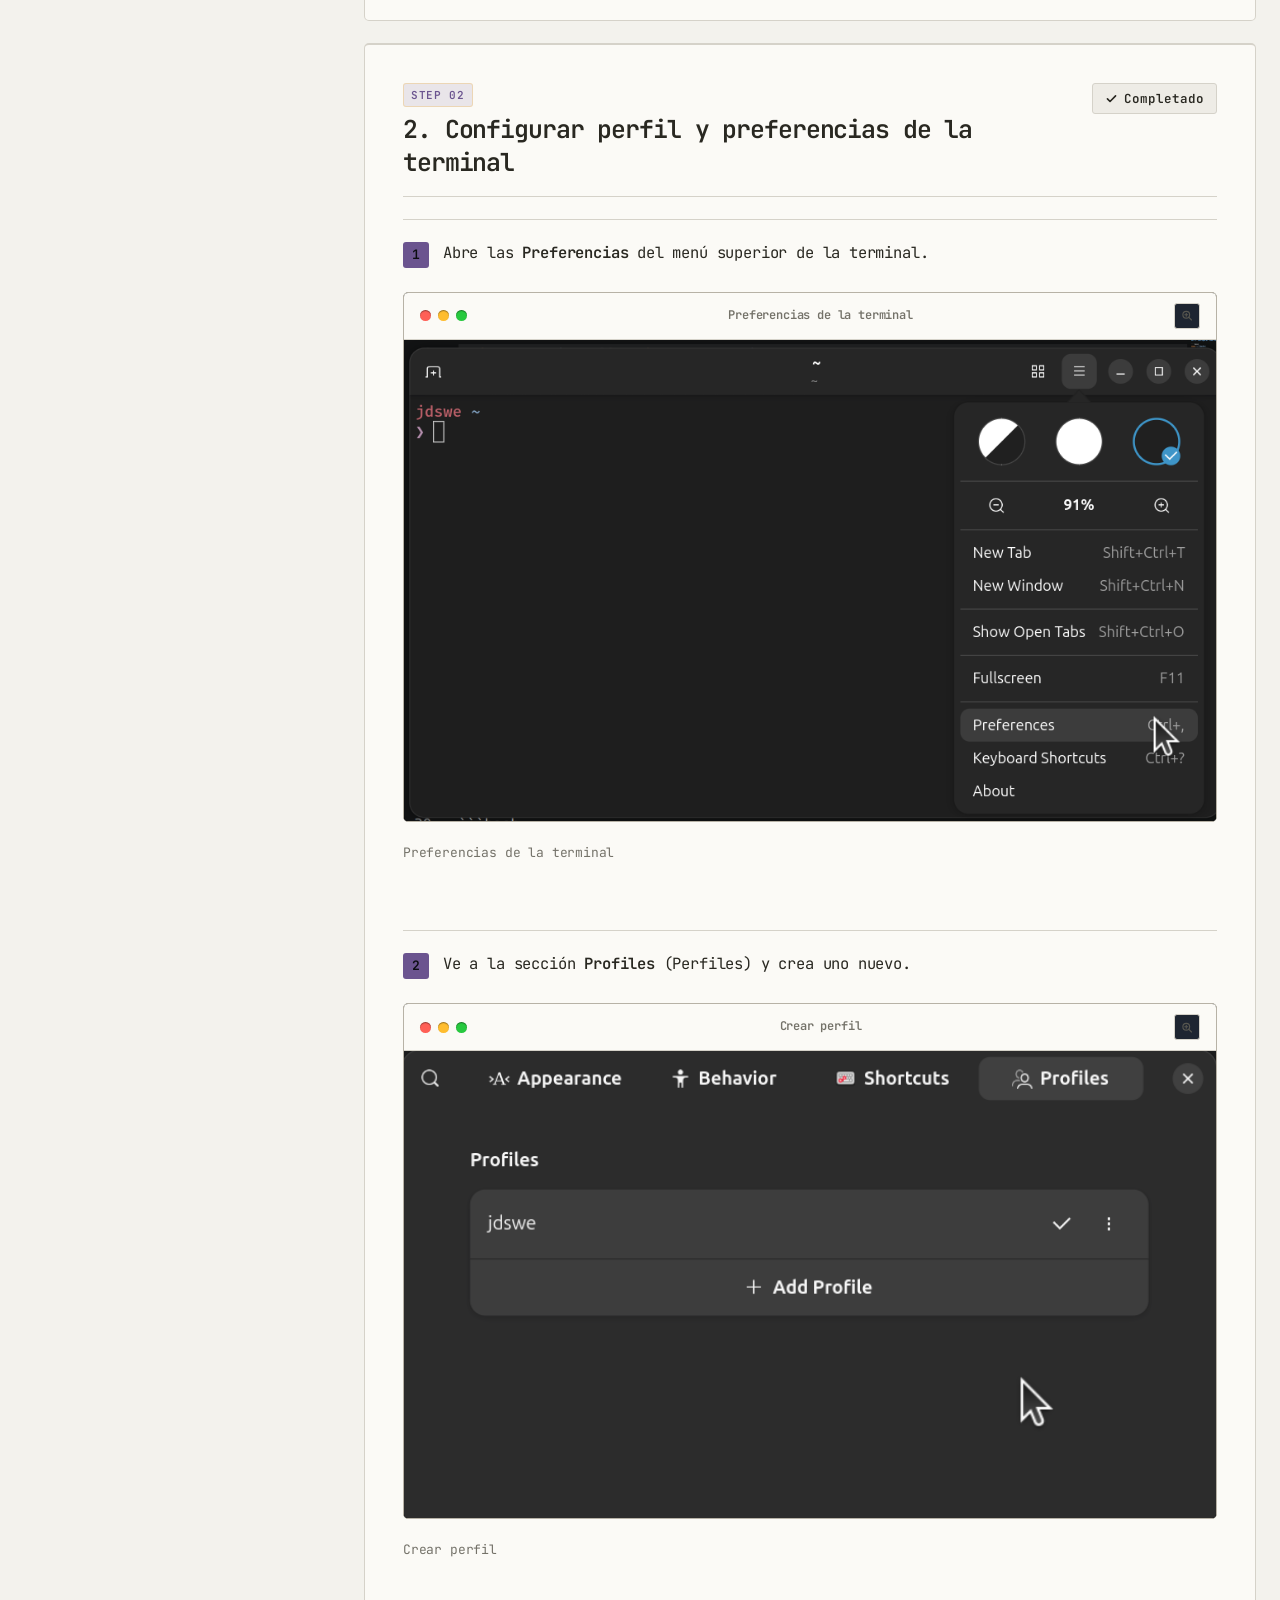
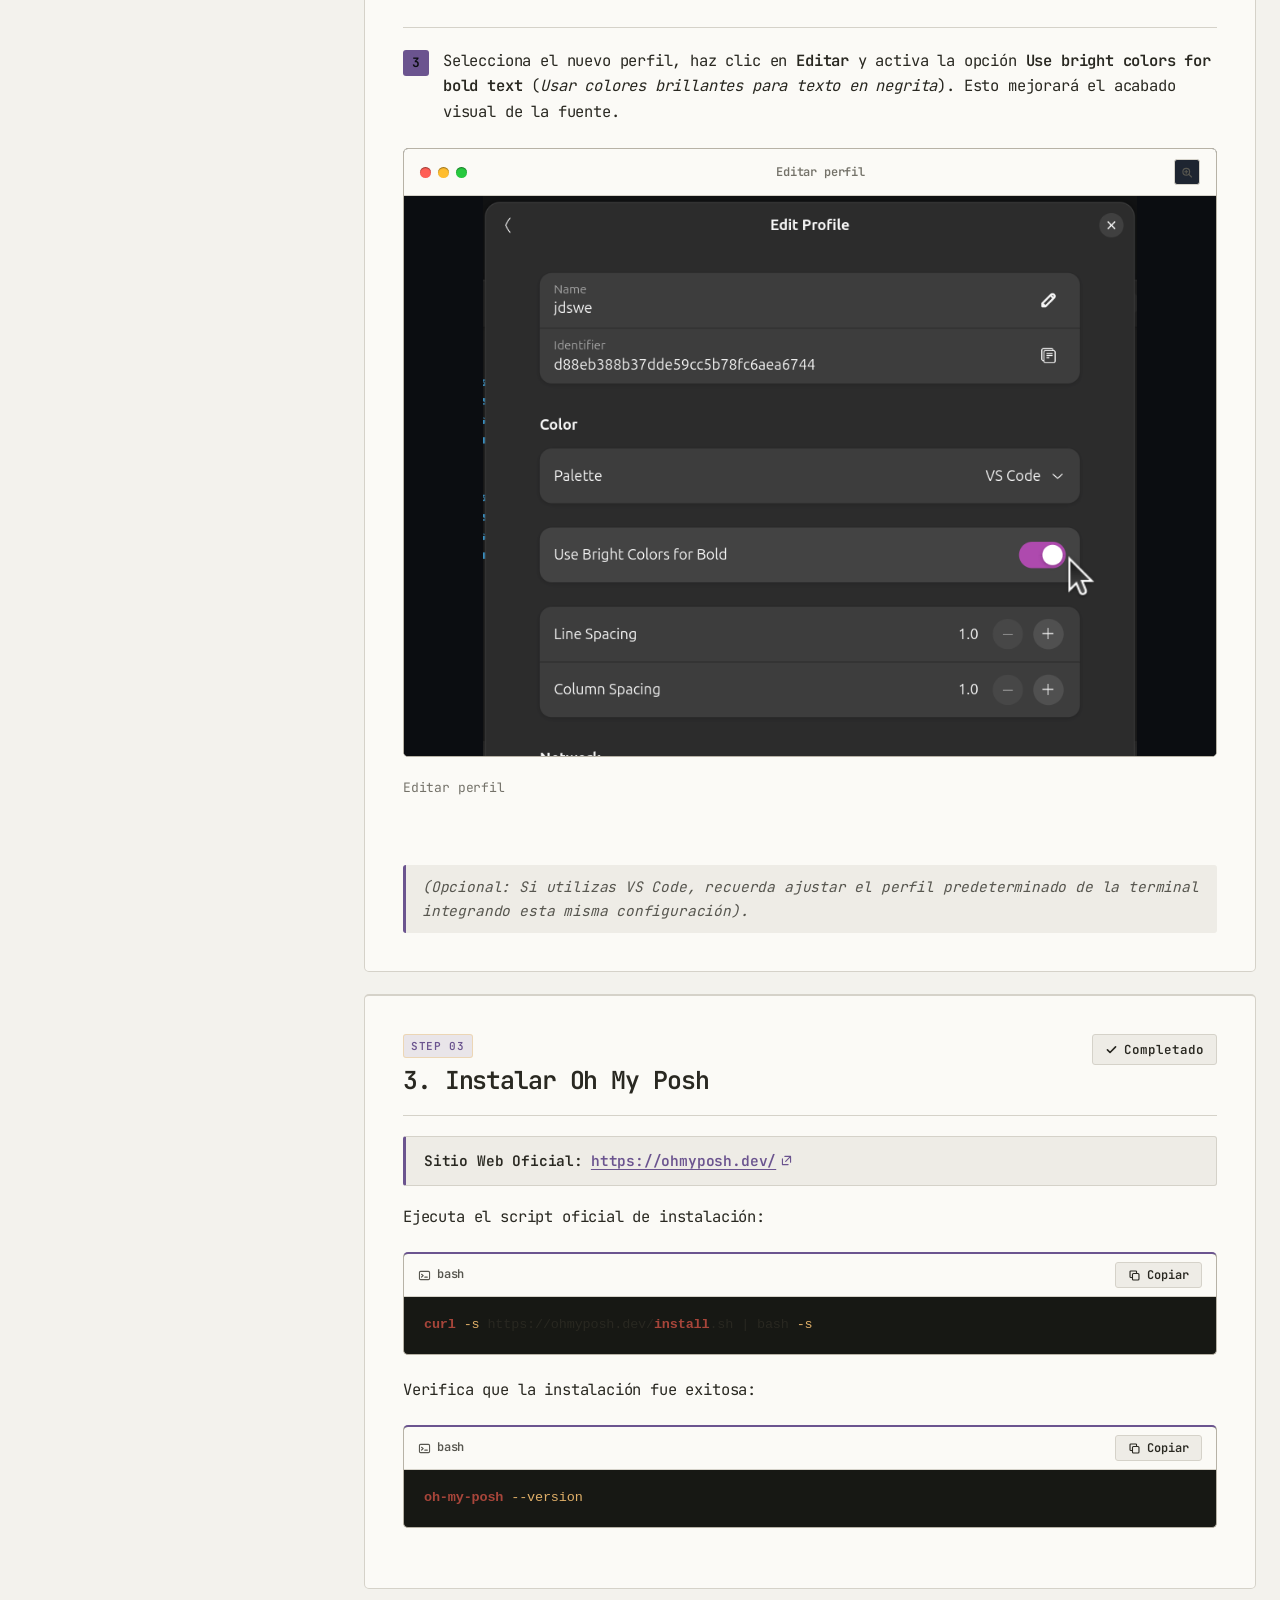
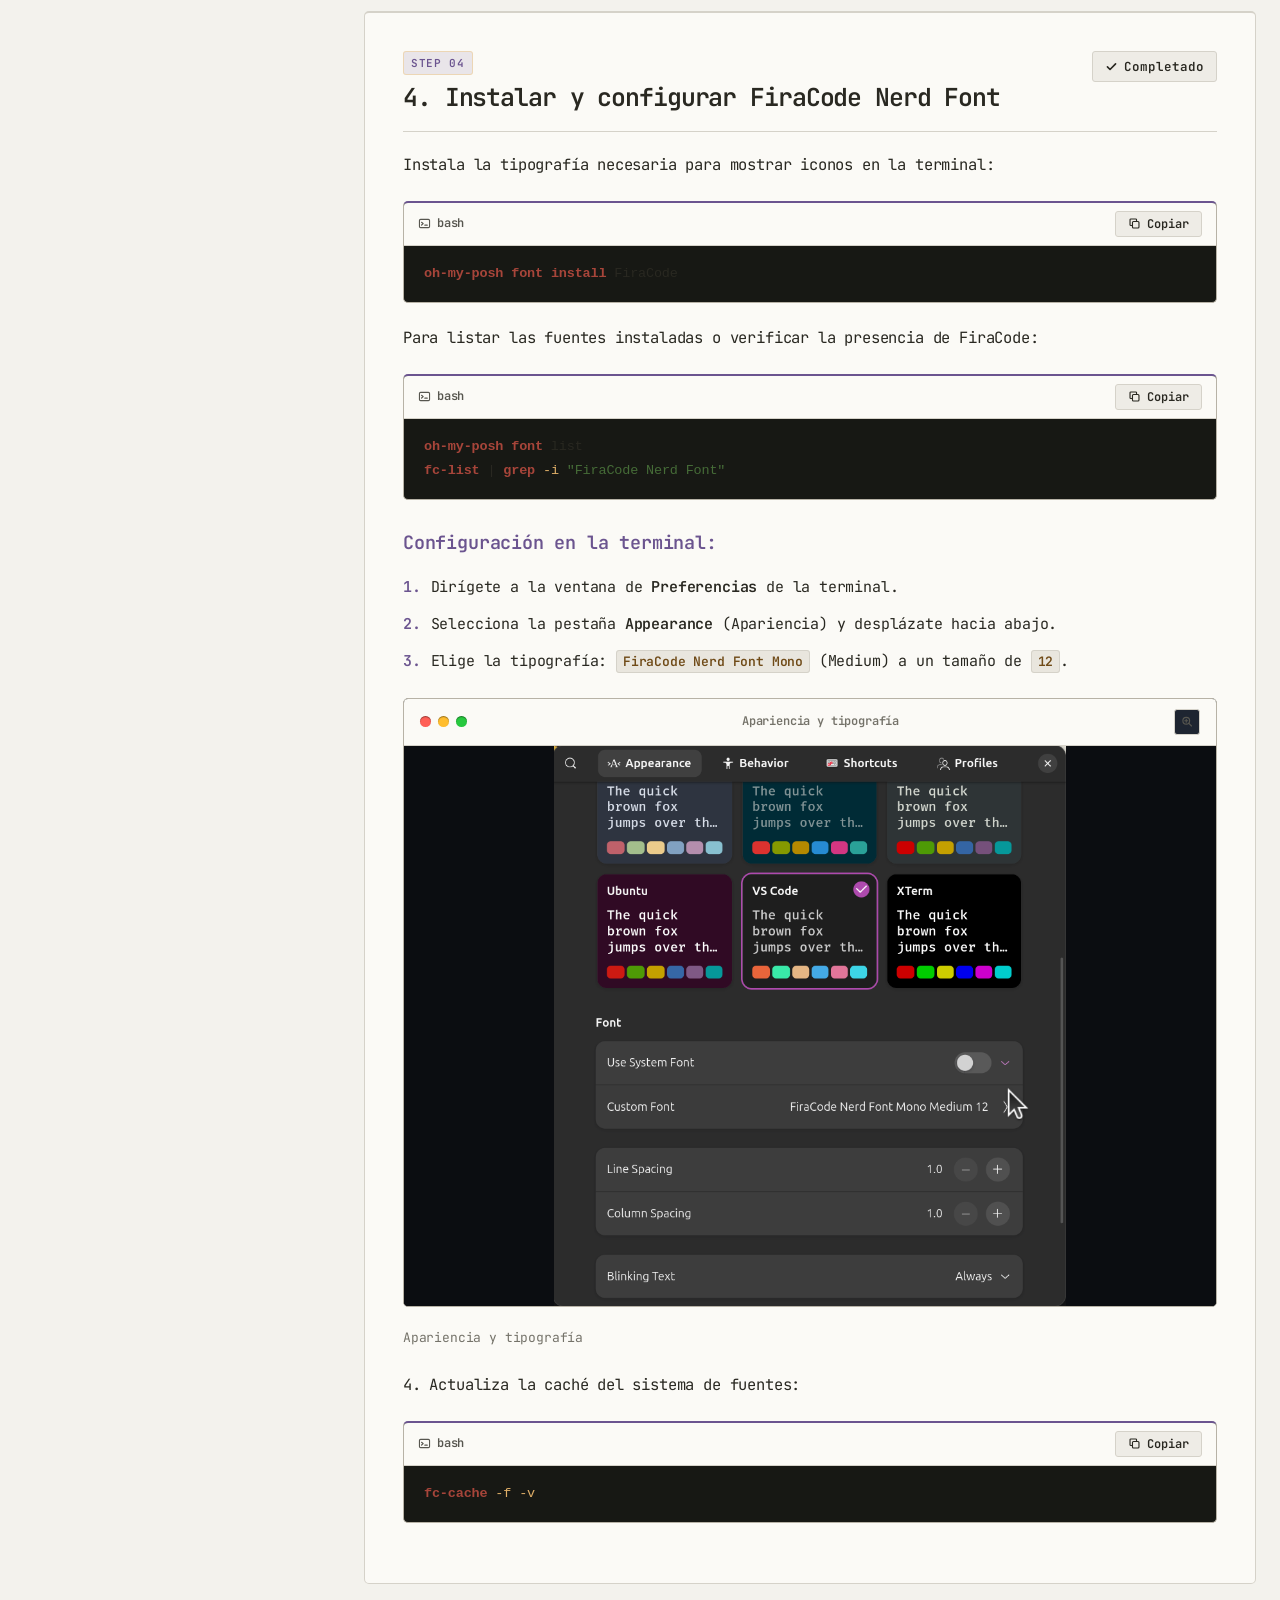
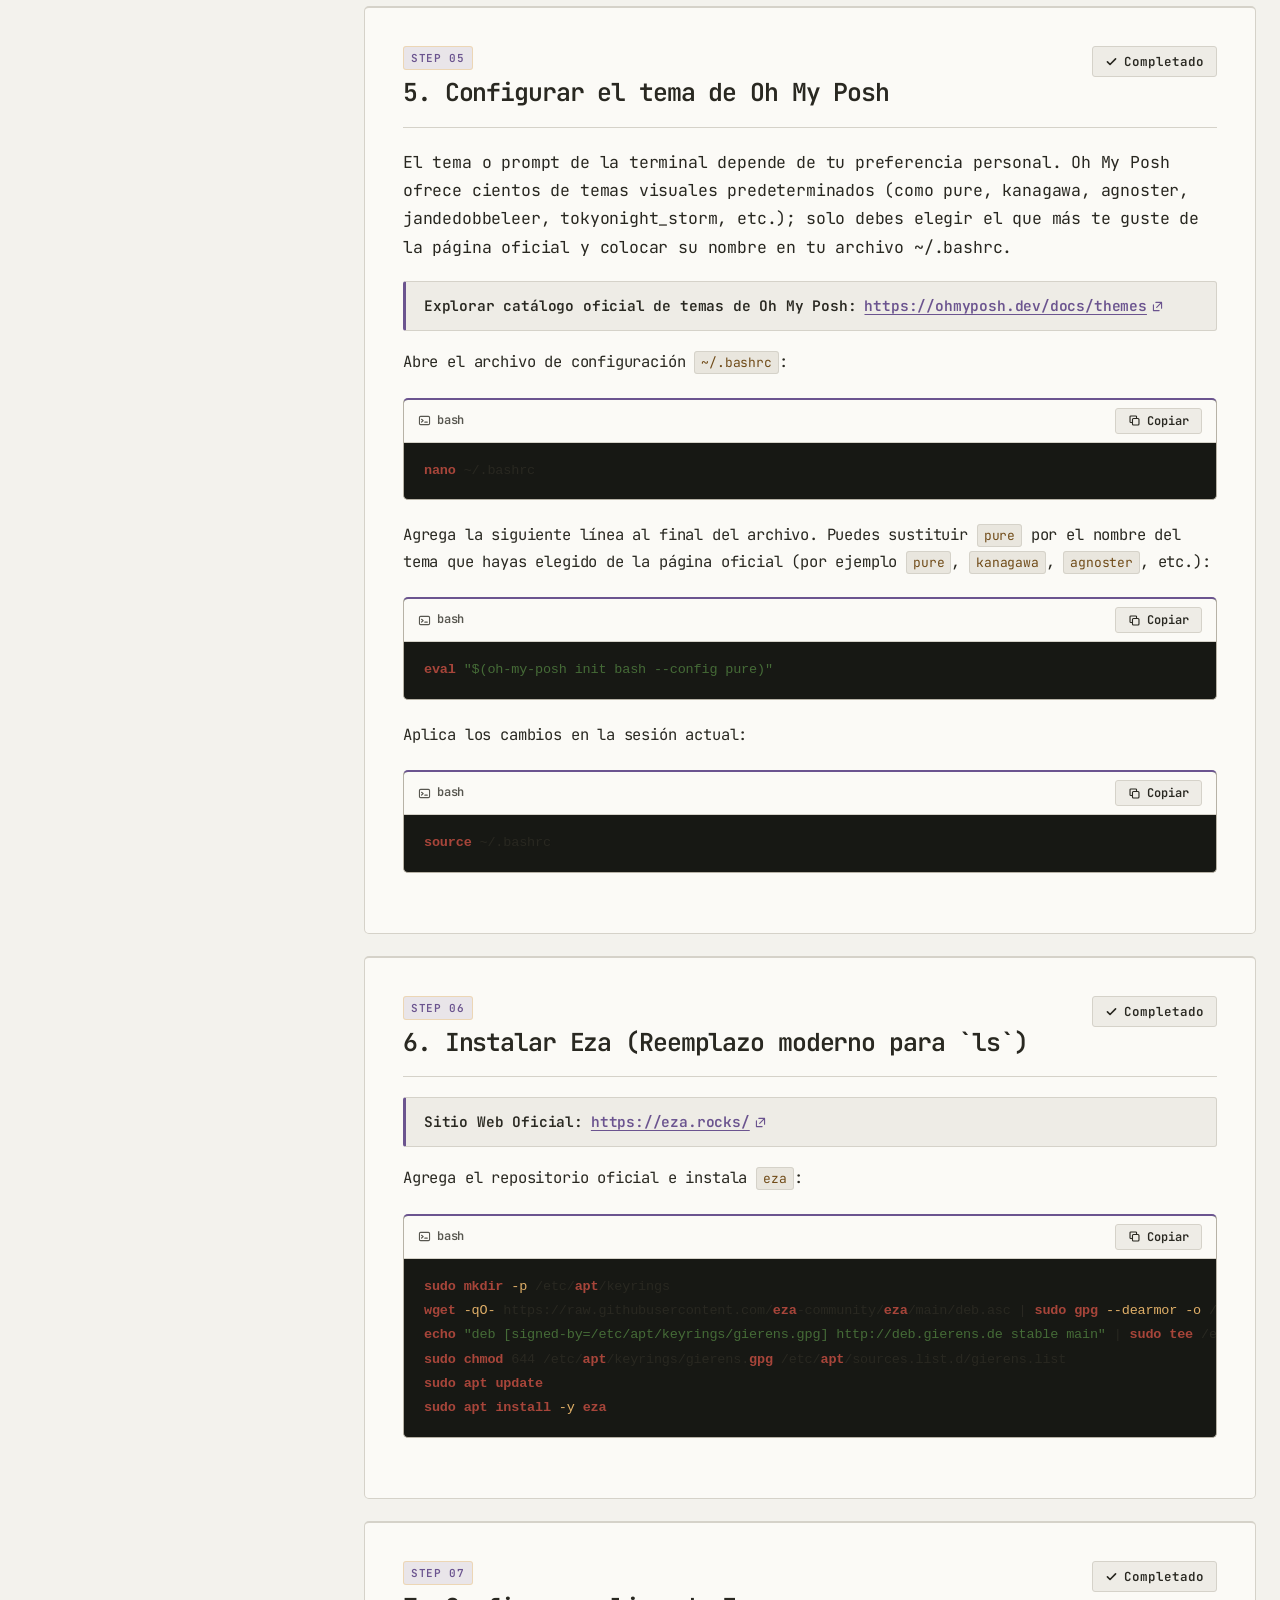
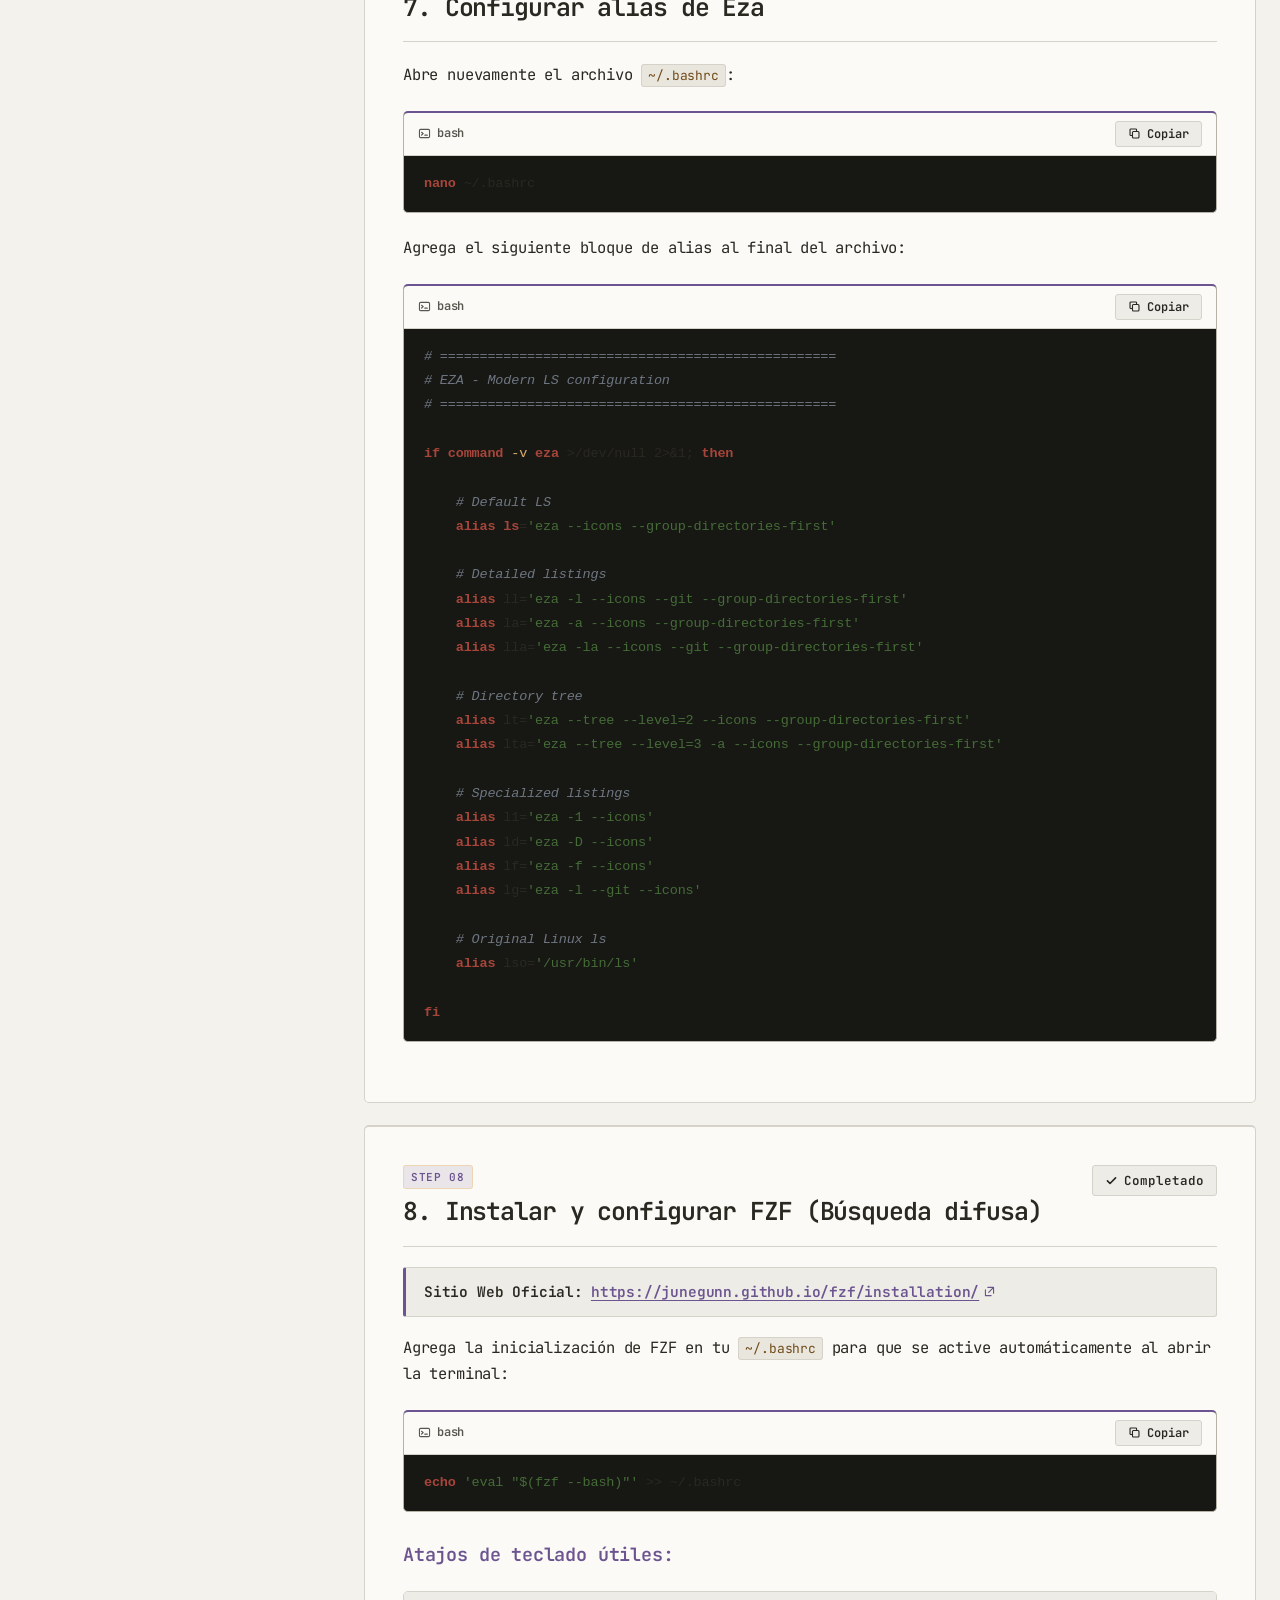
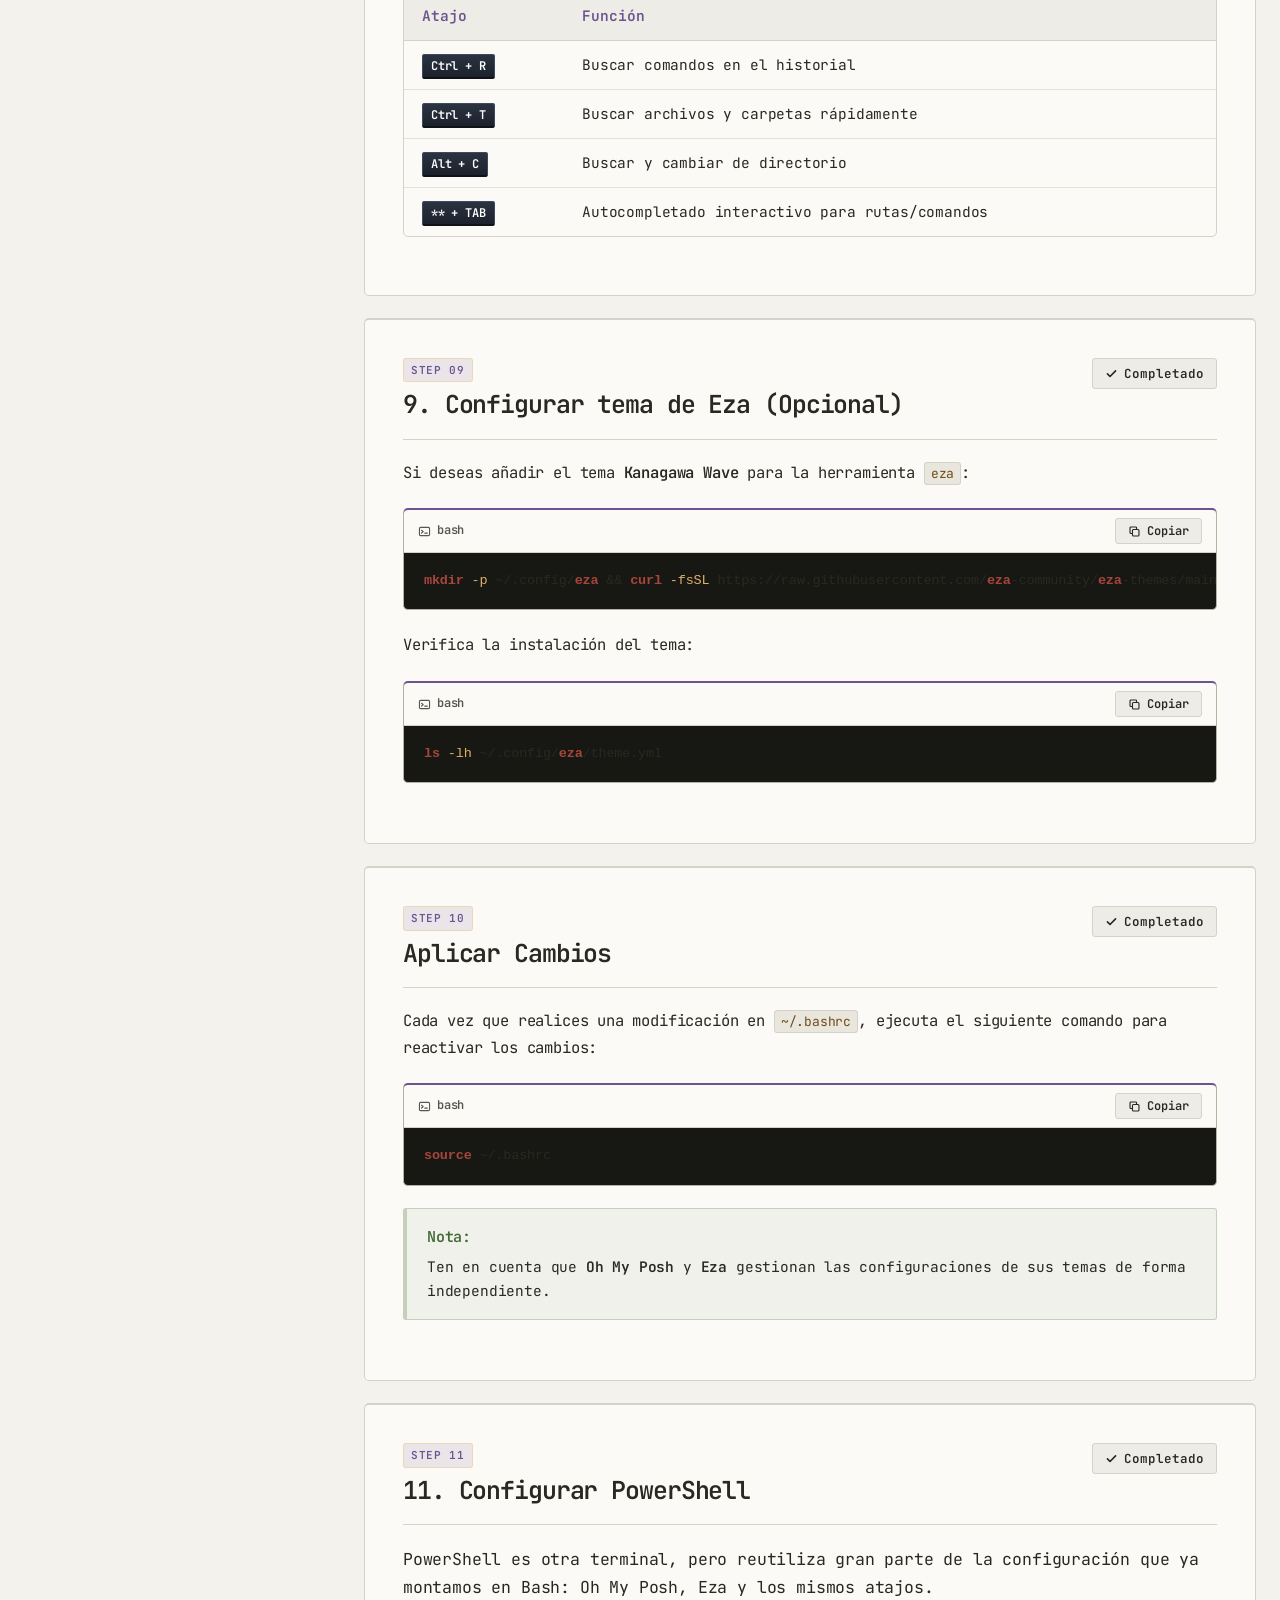
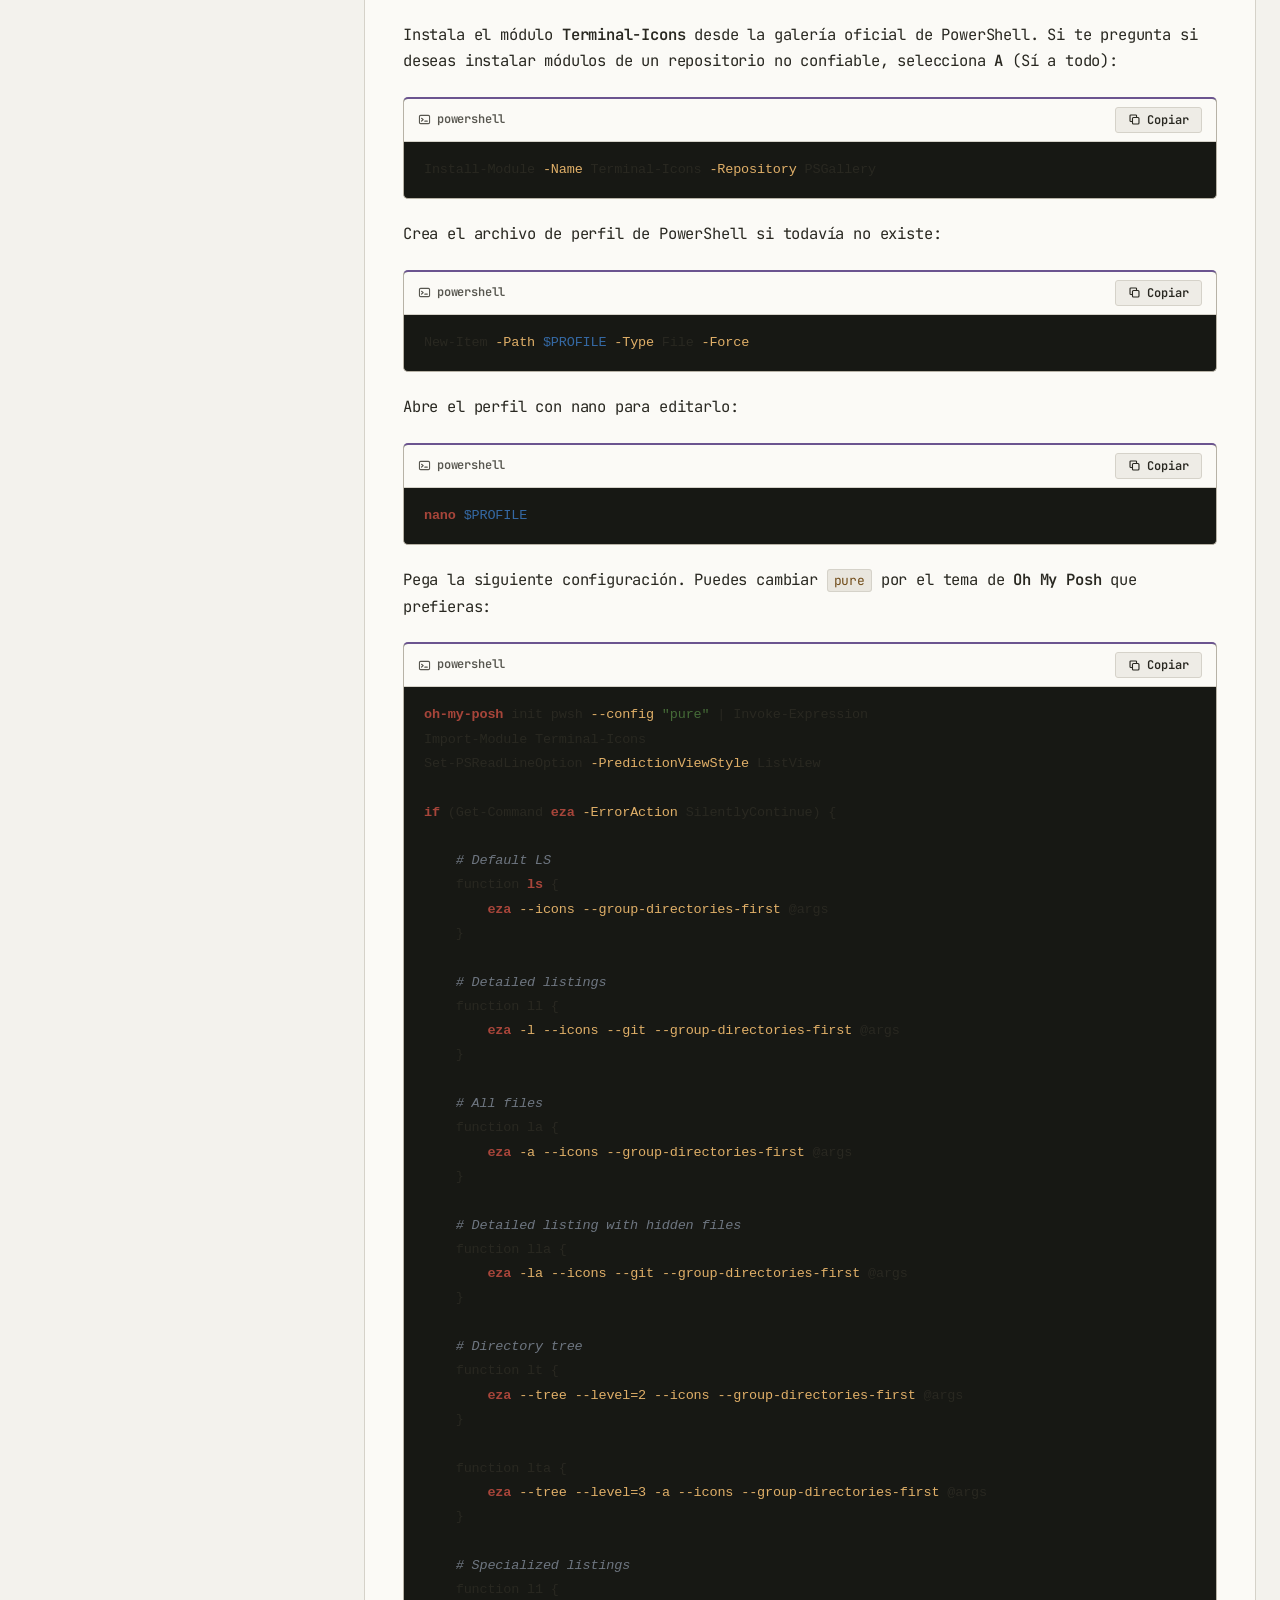
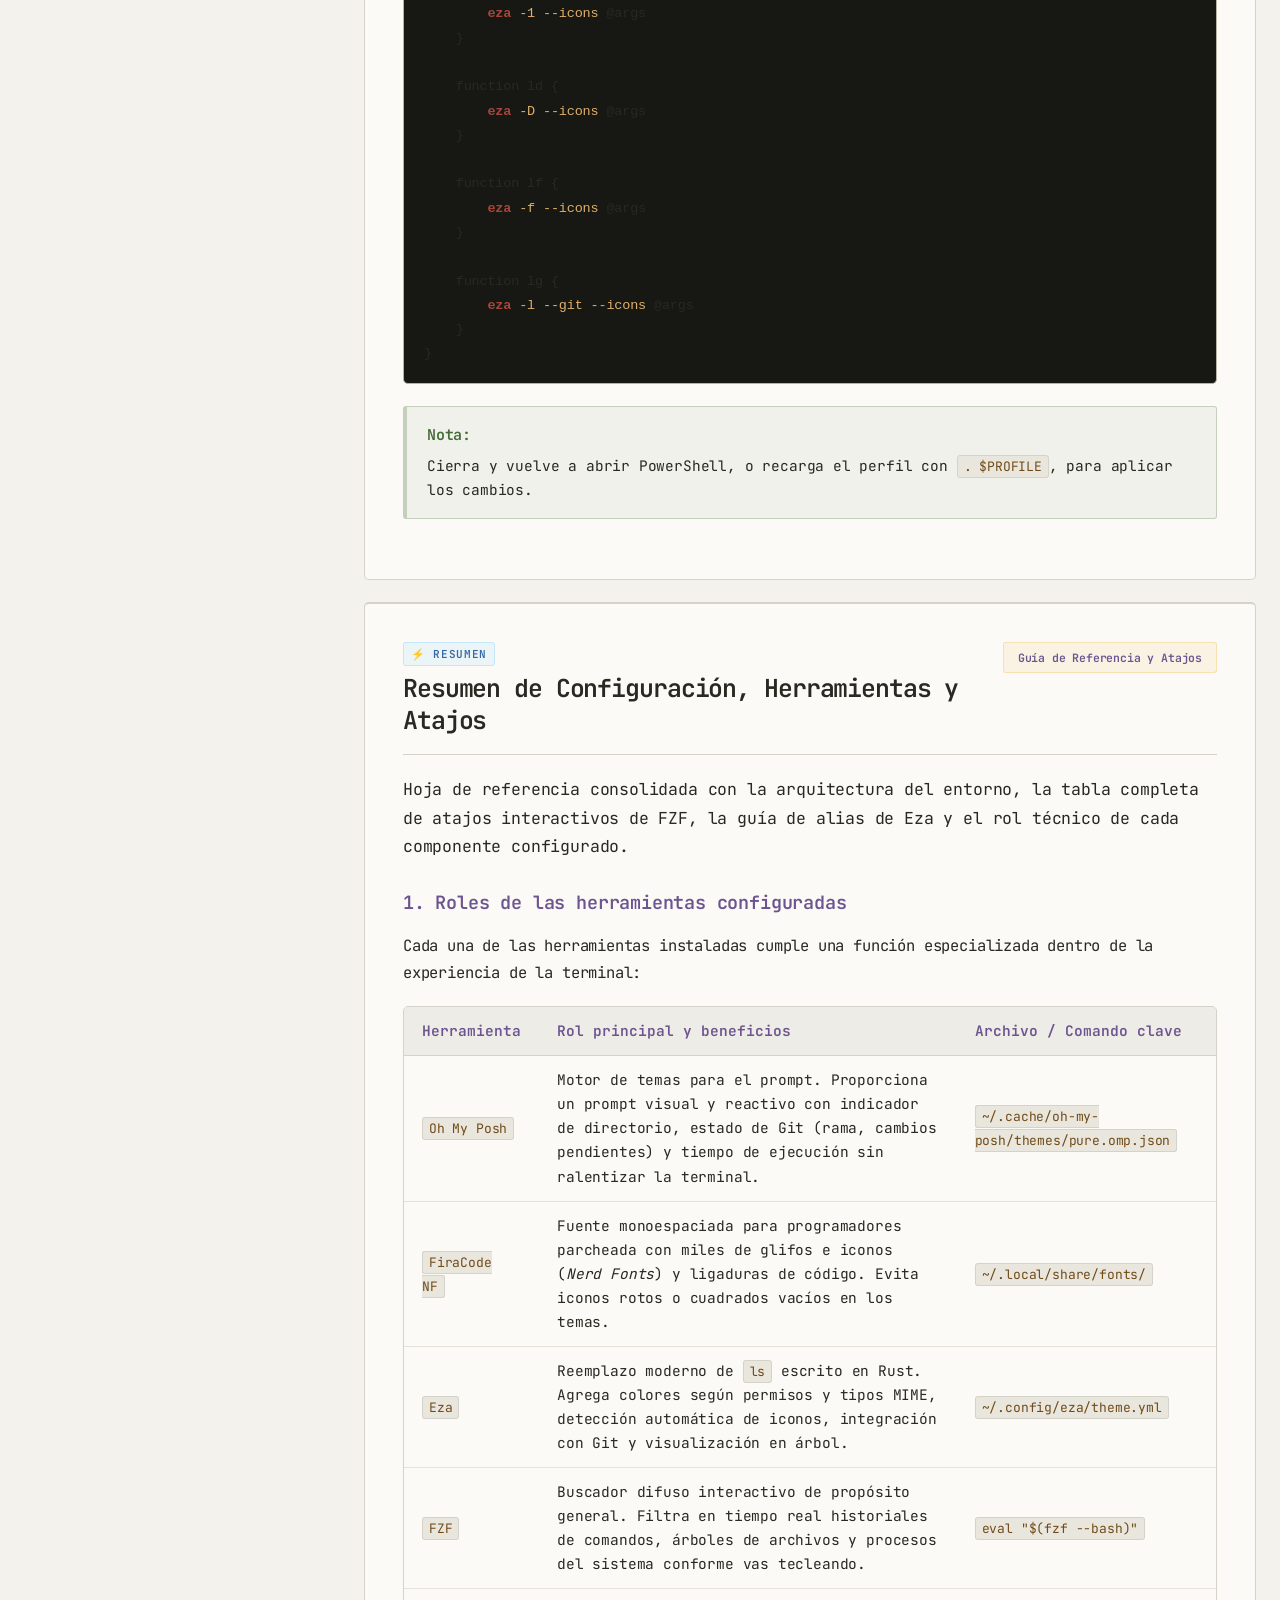
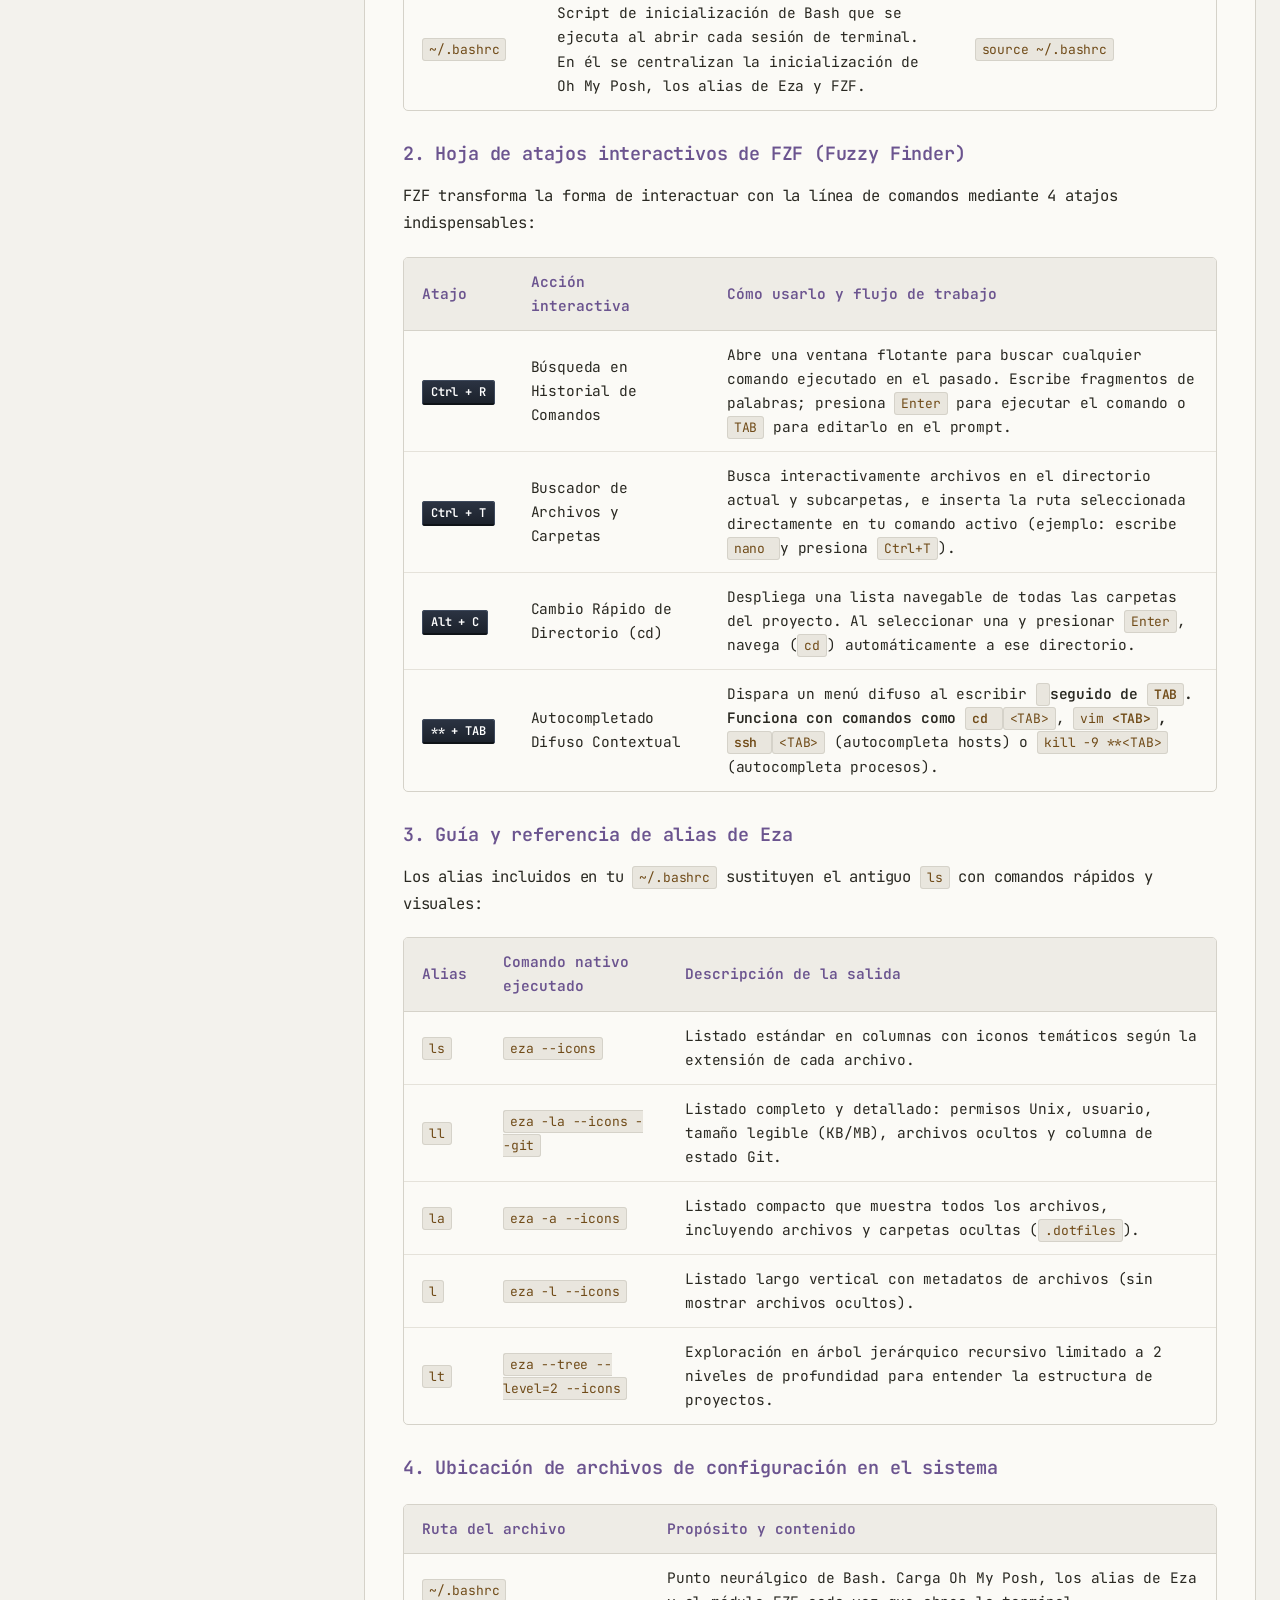
<file: Output/tutoriales/bash/index.html>
<!DOCTYPE html>
<html lang="es" data-lang="es" data-theme="light">
<head>
  <meta charset="UTF-8">
  <meta name="viewport" content="width=device-width, initial-scale=1.0">
  <meta name="description" content="Guía paso a paso para personalizar y optimizar la experiencia de uso en la terminal Bash de Ubuntu integrando Oh My Posh, Eza, fuentes Nerd Fonts y FZF.">
  <meta name="theme-color" content="#181818">
  <meta name="color-scheme" content="dark">
  <title>Configuración de Terminal Bash en Ubuntu — Guía paso a paso</title>
  <link rel="icon" href="data:image/svg+xml,%3Csvg xmlns='http://www.w3.org/2000/svg' viewBox='0 0 32 32'%3E%3Crect width='32' height='32' rx='7' fill='%23181818'/%3E%3Cpath d='M7 11l5 5-5 5' fill='none' stroke='%23f3b43f' stroke-width='2.2' stroke-linecap='round' stroke-linejoin='round'/%3E%3Cpath d='M16 21h9' fill='none' stroke='%23f3b43f' stroke-width='2.2' stroke-linecap='round'/%3E%3C/svg%3E">
  <link rel="stylesheet" href="assets/css/styles.css">
  <script defer src="../../assets/js/site.js"></script>
  <script defer src="assets/js/content.js"></script>
  <script defer src="assets/js/app.js"></script>
</head>
<body>
  <!-- Top Navigation Bar -->
  <header class="guide-header">
    <div class="guide-header__inner">
      <a class="guide-brand" href="#top" aria-label="Inicio de la guía">
        <span class="guide-brand__prompt" aria-hidden="true">❯_</span>
        <span class="guide-brand__title">bash<span>.terminal</span></span>
        <span class="guide-brand__badge" id="brand-badge">Guía paso a paso</span>
      </a>

      <div class="guide-header__center">
        <div class="progress-indicator">
          <span class="progress-indicator__bar"><span class="progress-indicator__fill" id="header-progress-fill"></span></span>
          <span class="progress-indicator__text" id="header-progress-text">0 / 10 completados</span>
        </div>
      </div>

      <div class="guide-header__actions">
        <a class="guide-home-link" href="../../index.html#tutoriales" aria-label="Volver a Coding & Games y sus tutoriales">← Canal</a>
        <button class="site-control" id="theme-toggle" type="button" aria-pressed="false" aria-label="Cambiar al modo oscuro" title="Cambiar tema">
          <svg class="theme-icon theme-icon--moon" viewBox="0 0 20 20" aria-hidden="true"><path d="M16.4 12.2A7 7 0 0 1 7.8 3.6a7.1 7.1 0 1 0 8.6 8.6Z"/></svg>
          <svg class="theme-icon theme-icon--sun" viewBox="0 0 20 20" aria-hidden="true"><circle cx="10" cy="10" r="3.4"/><path d="M10 1.8v2M10 16.2v2M1.8 10h2M16.2 10h2M4.2 4.2l1.4 1.4m8.8 8.8 1.4 1.4m0-11.6-1.4 1.4m-8.8 8.8-1.4 1.4"/></svg>
        </button>
        <button class="site-control" id="sound-toggle" type="button" aria-pressed="false" aria-label="Activar sonidos" title="Sonidos desactivados">
          <svg class="sound-icon sound-icon--off" viewBox="0 0 20 20" aria-hidden="true"><path d="M3 8v4h3l4 3V5L6 8H3Z"/><path d="m14 8 4 4m0-4-4 4"/></svg>
          <svg class="sound-icon sound-icon--on" viewBox="0 0 20 20" aria-hidden="true"><path d="M3 8v4h3l4 3V5L6 8H3Z"/><path d="M13 7a4 4 0 0 1 0 6m2-8a7 7 0 0 1 0 10"/></svg>
        </button>
        <button class="toc-toggle-btn" id="toc-toggle" type="button" aria-expanded="false" aria-controls="guide-toc">
          <svg viewBox="0 0 16 16" width="15" height="15" aria-hidden="true" fill="none" stroke="currentColor" stroke-width="1.5" stroke-linecap="round">
            <path d="M2.5 4.5h11M2.5 8h11M2.5 11.5h11"/>
          </svg>
          <span id="toc-toggle-label">Índice</span>
        </button>

        <div class="lang-switch" role="group" aria-label="Idioma" id="lang-switch">
          <button type="button" data-set-lang="es" aria-pressed="true" lang="es">ES</button>
          <button type="button" data-set-lang="pt" aria-pressed="false" lang="pt">PT</button>
          <button type="button" data-set-lang="en" aria-pressed="false" lang="en">EN</button>
        </div>
      </div>
    </div>
  </header>

  <!-- Main Container -->
  <div class="guide-container" id="top">
    <!-- Sidebar / Sticky Table of Contents -->
    <aside class="guide-sidebar" id="guide-toc" aria-label="Índice de la guía">
      <div class="guide-sidebar__header">
        <h2 class="guide-sidebar__title" id="toc-title">Índice de pasos</h2>
        <span class="guide-sidebar__count" id="toc-count">10 pasos</span>
      </div>

      <nav class="guide-toc-nav" id="toc-nav">
        <!-- Rendered dynamically by app.js -->
      </nav>

      <div class="guide-sidebar__footer">
        <button type="button" class="reset-progress-btn" id="reset-progress-btn">Reiniciar progreso</button>
      </div>
    </aside>

    <!-- Main Content Area -->
    <main class="guide-content" id="guide-main">
      <!-- Hero / Introduction -->
      <section class="guide-hero">
        <div class="guide-hero__badge">
          <span class="guide-hero__badge-prompt">❯_</span>
          <span class="guide-hero__badge-text">terminal.bash --customize</span>
        </div>
        <h1 class="guide-hero__title" id="guide-hero-title">Configuración de Terminal Bash en Ubuntu</h1>
        <div class="guide-hero__tags">
          <span class="tech-tag">Ubuntu 24.04+</span>
          <span class="tech-tag">Oh My Posh</span>
          <span class="tech-tag">FiraCode NF</span>
          <span class="tech-tag">Eza</span>
          <span class="tech-tag">FZF</span>
          <span class="tech-tag">Kanagawa Theme</span>
        </div>
        
        <!-- Hero Terminal Image (Terminal.png from line 3 of CustomizeBashTerminal.md) -->
        <figure class="guide-figure guide-figure--hero">
          <div class="terminal-frame">
            <div class="terminal-frame__bar">
              <span class="terminal-frame__dots" aria-hidden="true"><i></i><i></i><i></i></span>
              <span class="terminal-frame__title">jdswe@ubuntu: ~ (bash)</span>
              <button type="button" class="zoom-icon-btn" data-zoom-src="assets/images/Terminal.png" data-zoom-alt="Resultado Final Terminal" aria-label="Ampliar imagen">
                <svg viewBox="0 0 16 16" width="13" height="13" fill="none" stroke="currentColor" stroke-width="1.5" stroke-linecap="round" stroke-linejoin="round"><circle cx="7" cy="7" r="4.5"/><path d="M10.5 10.5l3.5 3.5M7 5v4M5 7h4"/></svg>
              </button>
            </div>
            <button type="button" class="terminal-frame__btn" data-zoom-src="assets/images/Terminal.png" data-zoom-alt="Resultado Final Terminal">
              <img src="assets/images/Terminal.png" alt="Resultado Final Terminal" class="terminal-frame__img" decoding="async">
              <span class="terminal-frame__zoom-overlay">
                <svg viewBox="0 0 16 16" width="13" height="13" fill="none" stroke="currentColor" stroke-width="1.5" stroke-linecap="round" stroke-linejoin="round"><circle cx="7" cy="7" r="4.5"/><path d="M10.5 10.5l3.5 3.5M7 5v4M5 7h4"/></svg>
                <span>Haz clic para ampliar</span>
              </span>
            </button>
          </div>
          <figcaption class="guide-figure__caption" id="guide-hero-caption">Resultado Final Terminal</figcaption>
        </figure>

        <p class="guide-hero__lead" id="guide-hero-lead">Guía paso a paso para personalizar y optimizar la experiencia de uso en la terminal Bash de Ubuntu integrando Oh My Posh, Eza, fuentes Nerd Fonts y FZF.</p>
      </section>

      <div class="guide-divider" aria-hidden="true"></div>

      <!-- Sections Container (Step 1 to 10 rendered dynamically according to CustomizeBashTerminal.md) -->
      <div class="guide-sections" id="guide-sections">
        <!-- Rendered dynamically by app.js -->
      </div>
    </main>
  </div>

  <!-- Footer with official branding -->
  <footer class="guide-footer">
    <div class="guide-footer__inner">
      <div class="guide-footer__left">
        <span class="guide-brand__prompt" aria-hidden="true">❯_</span>
        <div>
          <span class="guide-footer__brand-name">bash.terminal</span>
          <p class="guide-footer__tagline" id="footer-tagline">Guía paso a paso para personalizar la terminal Bash en Ubuntu.</p>
        </div>
      </div>

      <div class="guide-footer__right">
        <div class="guide-footer__social">
          <!-- Interactive GitHub link with icon -->
          <a class="social-btn social-btn--github" href="https://github.com/jdswe" target="_blank" rel="noopener noreferrer" aria-label="GitHub de jdswe (José Carranza)" id="footer-github-link">
            <svg viewBox="0 0 16 16" width="18" height="18" aria-hidden="true" fill="currentColor">
              <path d="M8 0C3.58 0 0 3.58 0 8c0 3.54 2.29 6.53 5.47 7.59.4.07.55-.17.55-.38 0-.19-.01-.82-.01-1.49-2.01.37-2.53-.49-2.69-.94-.09-.23-.48-.94-.82-1.13-.28-.15-.68-.52-.01-.53.63-.01 1.08.58 1.23.82.72 1.21 1.87.87 2.33.66.07-.52.28-.87.51-1.07-1.78-.2-3.64-.89-3.64-3.95 0-.87.31-1.59.82-2.15-.08-.2-.36-1.02.08-2.12 0 0 .67-.21 2.2.82.64-.18 1.32-.27 2-.27s1.36.09 2 .27c1.53-1.04 2.2-.82 2.2-.82.44 1.1.16 1.92.08 2.12.51.56.82 1.27.82 2.15 0 3.07-1.87 3.75-3.65 3.95.29.25.54.73.54 1.47 0 1.07-.01 1.93-.01 2.2 0 .21.15.46.55.38A8.01 8.01 0 0 0 16 8c0-4.42-3.58-8-8-8z"/>
            </svg>
            <span>GitHub</span>
          </a>

          <!-- YouTube Channel with white logo asset from Resources -->
          <a class="social-btn social-btn--youtube" href="https://www.youtube.com/@CodingGamesJose" target="_blank" rel="noopener noreferrer" aria-label="Canal de YouTube Coding & Games por Jose Carranza" id="footer-youtube-link">
            <img src="assets/images/coding-and-games.png" alt="Coding &amp; Games por Jose Carranza" width="112" height="42" decoding="async">
          </a>
        </div>

        <div class="guide-footer__meta">
          <a href="#top" class="back-to-top-link" id="back-to-top">Volver arriba ↑</a>
          <p class="guide-footer__copyright" id="footer-copyright">© 2026 bash.terminal · Todos los derechos reservados.</p>
        </div>
      </div>
    </div>
  </footer>

  <!-- Lightbox Dialog for screenshots -->
  <dialog class="lightbox-dialog" id="lightbox-dialog" aria-label="Visor de imagen">
    <div class="lightbox-dialog__content">
      <div class="lightbox-dialog__bar">
        <span class="terminal-frame__dots" aria-hidden="true"><i></i><i></i><i></i></span>
        <span class="lightbox-dialog__title" id="lightbox-title">Captura del sistema</span>
        <button type="button" class="icon-btn lightbox-dialog__close" id="lightbox-close" aria-label="Cerrar visor">
          <svg viewBox="0 0 16 16" width="16" height="16" aria-hidden="true" fill="none" stroke="currentColor" stroke-width="1.6" stroke-linecap="round"><path d="M4 4l8 8M12 4l-8 8"/></svg>
        </button>
      </div>
      <div class="lightbox-dialog__img-wrap">
        <img alt="" id="lightbox-img" class="lightbox-dialog__img">
      </div>
    </div>
  </dialog>

  <!-- Drawer overlay for mobile sidebar -->
  <div class="drawer-overlay" id="drawer-overlay" hidden></div>

  <!-- Toast notification -->
  <div class="toast" id="toast" role="status" aria-live="polite" aria-atomic="true">
    <span class="toast__icon" aria-hidden="true">❯</span>
    <span id="toast-text"></span>
  </div>
</body>
</html>
</file>
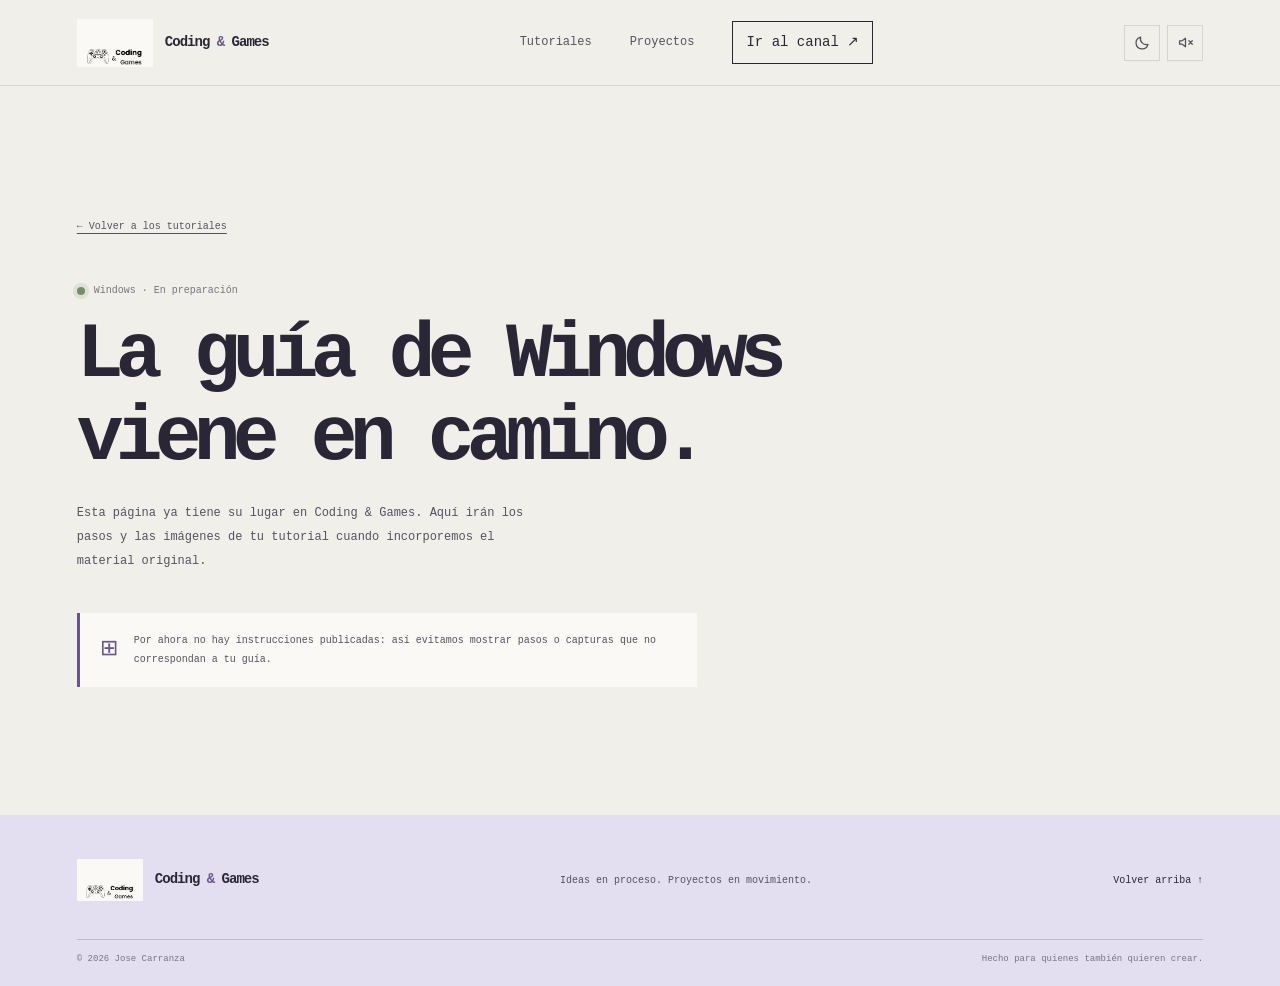
<file: Output/tutoriales/windows/index.html>
<!doctype html>
<html lang="es" data-theme="light">
<head>
  <meta charset="utf-8">
  <meta name="viewport" content="width=device-width, initial-scale=1">
  <meta name="description" content="Guía de Windows de Coding & Games. Página en preparación.">
  <meta name="theme-color" content="#f1efe9">
  <title>Guía de Windows — Coding &amp; Games</title>
  <link rel="icon" href="../../assets/images/codingandgamesblack.png" data-theme-light-href="../../assets/images/codingandgamesblack.png" data-theme-dark-href="../../assets/images/coding-and-games-mark.png" type="image/png">
  <link rel="stylesheet" href="../../assets/css/site.css">
  <script defer src="../../assets/js/site.js?v=2"></script>
</head>
<body>
  <a class="skip-link" href="#contenido">Saltar al contenido</a>

  <header class="site-header">
    <a class="site-logo" href="../../index.html" aria-label="Coding & Games, inicio">
      <span class="site-logo__image"><img src="../../assets/images/codingandgamesblack.png" data-theme-light-src="../../assets/images/codingandgamesblack.png" data-theme-dark-src="../../assets/images/coding-and-games-mark.png" alt=""></span>
      <span class="site-logo__text">Coding <i>&amp;</i> Games</span>
    </a>
    <nav class="site-nav" id="site-nav" aria-label="Navegación principal">
      <a href="../../index.html#tutoriales">Tutoriales</a>
      <a href="../../index.html#proyectos">Proyectos</a>
      <a class="site-nav__channel" href="https://www.youtube.com/@CodingGamesJose" target="_blank" rel="noopener noreferrer">
        Ir al canal <span aria-hidden="true">↗</span>
      </a>
    </nav>
    <div class="site-controls" aria-label="Preferencias del sitio">
      <button class="site-control" id="theme-toggle" type="button" aria-pressed="false" aria-label="Cambiar al modo oscuro" title="Cambiar tema">
        <svg class="theme-icon theme-icon--moon" viewBox="0 0 20 20" aria-hidden="true"><path d="M16.4 12.2A7 7 0 0 1 7.8 3.6a7.1 7.1 0 1 0 8.6 8.6Z"/></svg>
        <svg class="theme-icon theme-icon--sun" viewBox="0 0 20 20" aria-hidden="true"><circle cx="10" cy="10" r="3.4"/><path d="M10 1.8v2M10 16.2v2M1.8 10h2M16.2 10h2M4.2 4.2l1.4 1.4m8.8 8.8 1.4 1.4m0-11.6-1.4 1.4m-8.8 8.8-1.4 1.4"/></svg>
      </button>
      <button class="site-control" id="sound-toggle" type="button" aria-pressed="false" aria-label="Activar sonidos" title="Sonidos desactivados">
        <svg class="sound-icon sound-icon--off" viewBox="0 0 20 20" aria-hidden="true"><path d="M3 8v4h3l4 3V5L6 8H3Z"/><path d="m14 8 4 4m0-4-4 4"/></svg>
        <svg class="sound-icon sound-icon--on" viewBox="0 0 20 20" aria-hidden="true"><path d="M3 8v4h3l4 3V5L6 8H3Z"/><path d="M13 7a4 4 0 0 1 0 6m2-8a7 7 0 0 1 0 10"/></svg>
      </button>
      <button class="menu-toggle" type="button" aria-expanded="false" aria-controls="site-nav">
        <span class="menu-toggle__icon" aria-hidden="true"><i></i><i></i></span>
        <span class="menu-toggle__label">Menú</span>
      </button>
    </div>
  </header>

  <main class="guide-page page-wrap section-pad" id="contenido">
    <a class="guide-page__back" href="../../index.html#tutoriales">← Volver a los tutoriales</a>
    <p class="eyebrow"><span class="status-dot" aria-hidden="true"></span> Windows · En preparación</p>
    <h1>La guía de Windows<br>viene en camino.</h1>
    <p>Esta página ya tiene su lugar en Coding &amp; Games. Aquí irán los pasos y las imágenes de tu tutorial cuando incorporemos el material original.</p>
    <div class="guide-page__note">
      <span aria-hidden="true">⊞</span>
      <p>Por ahora no hay instrucciones publicadas: así evitamos mostrar pasos o capturas que no correspondan a tu guía.</p>
    </div>
  </main>

  <footer class="site-footer">
    <div class="site-footer__main">
      <a class="site-logo site-logo--footer" href="../../index.html">
        <span class="site-logo__image"><img src="../../assets/images/codingandgamesblack.png" data-theme-light-src="../../assets/images/codingandgamesblack.png" data-theme-dark-src="../../assets/images/coding-and-games-mark.png" alt="" loading="lazy"></span>
        <span class="site-logo__text">Coding <i>&amp;</i> Games</span>
      </a>
      <p>Ideas en proceso. Proyectos en movimiento.</p>
      <a class="site-footer__top" href="#contenido">Volver arriba ↑</a>
    </div>
    <div class="site-footer__bottom">
      <span>© <span id="current-year"></span> Jose Carranza</span>
      <span>Hecho para quienes también quieren crear.</span>
    </div>
  </footer>
</body>
</html>
</file>
<file: Output/assets/css/guide.css>
/* ==========================================================================
   bash.craft — styles
   Minimal developer interface. Dark first.
   ========================================================================== */

/* --------------------------------------------------------------------------
   Fonts (self-hosted, so the site also works offline)
   -------------------------------------------------------------------------- */

@font-face {
  font-family: "Inter";
  font-style: normal;
  font-weight: 400 700;
  font-display: swap;
  src: url("[data-uri]") format("woff2");
  unicode-range: U+0100-02BA, U+02BD-02C5, U+02C7-02CC, U+02CE-02D7, U+02DD-02FF, U+0304, U+0308, U+0329, U+1D00-1DBF, U+1E00-1E9F, U+1EF2-1EFF, U+2020, U+20A0-20AB, U+20AD-20C4, U+2113, U+2C60-2C7F, U+A720-A7FF;
}

@font-face {
  font-family: "Inter";
  font-style: normal;
  font-weight: 400 700;
  font-display: swap;
  src: url("[data-uri]") format("woff2");
  unicode-range: U+0000-00FF, U+0131, U+0152-0153, U+02BB-02BC, U+02C6, U+02DA, U+02DC, U+0304, U+0308, U+0329, U+2000-206F, U+20AC, U+2122, U+2191, U+2193, U+2212, U+2215, U+FEFF, U+FFFD;
}

@font-face {
  font-family: "JetBrains Mono";
  font-style: normal;
  font-weight: 400 600;
  font-display: swap;
  src: url("[data-uri]") format("woff2");
  unicode-range: U+0100-02BA, U+02BD-02C5, U+02C7-02CC, U+02CE-02D7, U+02DD-02FF, U+0304, U+0308, U+0329, U+1D00-1DBF, U+1E00-1E9F, U+1EF2-1EFF, U+2020, U+20A0-20AB, U+20AD-20C4, U+2113, U+2C60-2C7F, U+A720-A7FF;
}

@font-face {
  font-family: "JetBrains Mono";
  font-style: normal;
  font-weight: 400 600;
  font-display: swap;
  src: url("[data-uri]") format("woff2");
  unicode-range: U+0000-00FF, U+0131, U+0152-0153, U+02BB-02BC, U+02C6, U+02DA, U+02DC, U+0304, U+0308, U+0329, U+2000-206F, U+20AC, U+2122, U+2191, U+2193, U+2212, U+2215, U+FEFF, U+FFFD;
}


/* --------------------------------------------------------------------------
   Tokens & Design System (Style/style.md - Midnight Developer & Technical)
   -------------------------------------------------------------------------- */

:root {
  --bg: #111310;
  --bg-secondary: #191c18;
  --bg-card: #1c201b;
  --bg-card-hover: #242a23;
  --bg-raised: #222720;
  --bg-code: #0b0d0b;

  --text: #eff0e9;
  --text-secondary: #b6b9ad;
  --text-muted: #858b7e;

  --border: #343a31;
  --border-subtle: #292e27;
  --border-strong: #50584b;
  --border-focus: #f5ca50;

  --accent: #f5ca50;
  --accent-hover: #ffdc72;
  --accent-glow: rgba(245, 202, 80, 0.14);
  --accent-wash: rgba(245, 202, 80, 0.035);
  --accent-line: rgba(245, 202, 80, 0.28);
  --accent-ink: #17170f;
  --accent-cyan: #87b6ff;
  --green: #a7d987;
  --green-glow: rgba(167, 217, 135, 0.14);
  --green-wash: rgba(167, 217, 135, 0.07);
  --blue: #87b6ff;
  --red: #ef8175;
  --purple: #c2a8f5;

  --font-mono: "JetBrains Mono", "Fira Code", ui-monospace, SFMono-Regular, Menlo, Monaco, Consolas, "Liberation Mono", monospace;
  --font-sans: var(--font-mono);
  --font-body: var(--font-mono);
  --font-heading: var(--font-mono);

  --space-1: 0.25rem;
  --space-2: 0.5rem;
  --space-3: 0.75rem;
  --space-4: 1rem;
  --space-6: 1.5rem;
  --space-8: 2rem;
  --space-12: 3rem;

  --radius-sm: 3px;
  --radius: 5px;
  --radius-lg: 7px;
  --radius-xl: 9px;

  --container: 1320px;
  --header-height: 64px;
  --sidebar-width: 276px;
  
  /* Transitions */
  --transition-fast: 120ms cubic-bezier(0.4, 0, 0.2, 1);
  --transition: 200ms cubic-bezier(0.4, 0, 0.2, 1);
}

*, *::before, *::after {
  box-sizing: border-box;
}

html {
  color-scheme: dark;
  scroll-behavior: smooth;
}

body {
  margin: 0;
  background-color: var(--bg);
  background-image: linear-gradient(110deg, var(--accent-wash), transparent 42%);
  color: var(--text);
  font-family: var(--font-mono);
  font-size: 14.5px;
  line-height: 1.66;
  letter-spacing: -0.012em;
  -webkit-font-smoothing: antialiased;
  -moz-osx-font-smoothing: grayscale;
}

h1, h2, h3, h4 {
  font-family: var(--font-mono);
}

button, input, select, textarea {
  font-family: inherit;
}

/* Scrollbar Styling */
::-webkit-scrollbar {
  width: 8px;
  height: 8px;
}
::-webkit-scrollbar-track {
  background: var(--bg);
}
::-webkit-scrollbar-thumb {
  background: #252c38;
  border-radius: 4px;
}
::-webkit-scrollbar-thumb:hover {
  background: #364152;
}

h1, h2, h3, h4, p, figure, ul, ol {
  margin: 0;
}

a {
  color: var(--accent);
  text-decoration: underline;
  text-underline-offset: 3px;
  transition: color var(--transition-fast);
}

a:hover {
  color: var(--accent-hover);
}

:focus-visible {
  outline: 2px solid var(--accent);
  outline-offset: 3px;
}

/* --------------------------------------------------------------------------
   Top Navigation Bar (Sticky Glassmorphic)
   -------------------------------------------------------------------------- */

.guide-header {
  position: sticky;
  top: 0;
  z-index: 100;
  background: rgba(11, 13, 17, 0.85);
  backdrop-filter: blur(16px);
  -webkit-backdrop-filter: blur(16px);
  border-bottom: 1px solid var(--border);
  height: var(--header-height);
  display: flex;
  align-items: center;
}

.guide-header__inner {
  width: 100%;
  max-width: var(--container);
  margin: 0 auto;
  padding: 0 24px;
  display: flex;
  align-items: center;
  justify-content: space-between;
  gap: 16px;
}

.guide-brand {
  display: inline-flex;
  align-items: center;
  gap: 8px;
  text-decoration: none;
  color: var(--text);
  font-weight: 700;
  font-size: 16px;
  letter-spacing: -0.01em;
}

.guide-brand__prompt {
  color: var(--accent);
  font-family: var(--font-mono);
  font-size: 16px;
  font-weight: 800;
  text-shadow: 0 0 12px rgba(243, 180, 63, 0.4);
}

.guide-brand__title span {
  color: var(--accent);
}

.guide-brand__badge {
  font-size: 11px;
  font-weight: 600;
  padding: 2px 8px;
  background: var(--accent-glow);
  color: var(--accent);
  border: 1px solid rgba(243, 180, 63, 0.35);
  border-radius: var(--radius-sm);
  margin-left: 6px;
  letter-spacing: 0.02em;
}

.guide-header__center {
  display: flex;
  align-items: center;
}

.progress-indicator {
  display: flex;
  align-items: center;
  gap: 12px;
  background: rgba(255, 255, 255, 0.03);
  padding: 6px 14px;
  border: 1px solid var(--border-subtle);
  border-radius: 20px;
}

.progress-indicator__bar {
  width: 110px;
  height: 6px;
  background: #1e2430;
  border-radius: 3px;
  overflow: hidden;
  display: inline-block;
}

.progress-indicator__fill {
  display: block;
  height: 100%;
  width: 0%;
  background: linear-gradient(90deg, var(--accent) 0%, #ffd066 100%);
  box-shadow: 0 0 8px rgba(243, 180, 63, 0.4);
  border-radius: 3px;
  transition: width 240ms ease;
}

.progress-indicator__text {
  font-size: 12px;
  color: var(--text-secondary);
  font-family: var(--font-mono);
  font-weight: 600;
  white-space: nowrap;
}

.guide-header__actions {
  display: flex;
  align-items: center;
  gap: 12px;
}

.guide-home-link {
  display: inline-flex;
  align-items: center;
  padding: 6px 9px;
  border: 1px solid var(--border);
  border-radius: var(--radius);
  color: var(--text-secondary);
  font-size: 11px;
  text-decoration: none;
  white-space: nowrap;
  transition: color var(--transition-fast), border-color var(--transition-fast);
}

.guide-home-link:hover {
  border-color: var(--accent);
  color: var(--accent);
}

.toc-toggle-btn {
  display: none;
  align-items: center;
  gap: 6px;
  padding: 6px 12px;
  background: var(--bg-raised);
  border: 1px solid var(--border);
  border-radius: var(--radius);
  color: var(--text);
  font-size: 13px;
  cursor: pointer;
}

.lang-switch {
  display: inline-flex;
  background: #0d1015;
  border: 1px solid var(--border);
  border-radius: var(--radius);
  padding: 2px;
}

.lang-switch button {
  padding: 4px 10px;
  font-size: 12px;
  font-weight: 700;
  font-family: var(--font-mono);
  background: transparent;
  border: none;
  color: var(--text-muted);
  border-radius: 6px;
  cursor: pointer;
  transition: all var(--transition-fast);
}

.lang-switch button[aria-pressed="true"] {
  background: var(--accent);
  color: #0b0d11;
  box-shadow: 0 1px 3px rgba(0, 0, 0, 0.4);
}

.lang-switch button:hover:not([aria-pressed="true"]) {
  color: var(--text);
  background: rgba(255, 255, 255, 0.05);
}

/* --------------------------------------------------------------------------
   Guide Main Layout
   -------------------------------------------------------------------------- */

.guide-container {
  max-width: var(--container);
  margin: 0 auto;
  padding: 40px 24px 120px;
  display: flex;
  gap: 48px;
  align-items: flex-start;
}

/* Sidebar Navigation (Sticky Table of Steps) */
.guide-sidebar {
  width: var(--sidebar-width);
  flex-shrink: 0;
  position: sticky;
  top: calc(var(--header-height) + 24px);
  max-height: calc(100vh - var(--header-height) - 48px);
  overflow-y: auto;
  background: linear-gradient(180deg, #13171f 0%, #0f1218 100%);
  border: 1px solid var(--border);
  border-radius: var(--radius-lg);
  padding: 20px;
  box-shadow: 0 12px 36px rgba(0, 0, 0, 0.45);
}

.guide-sidebar__header {
  display: flex;
  align-items: center;
  justify-content: space-between;
  margin-bottom: 16px;
  padding-bottom: 12px;
  border-bottom: 1px solid var(--border);
}

.guide-sidebar__title {
  font-size: 12px;
  font-weight: 800;
  text-transform: uppercase;
  letter-spacing: 0.08em;
  color: var(--accent);
  display: flex;
  align-items: center;
  gap: 6px;
}

.guide-sidebar__count {
  font-size: 11px;
  font-family: var(--font-mono);
  font-weight: 700;
  color: var(--text-secondary);
  background: rgba(255, 255, 255, 0.06);
  padding: 2px 8px;
  border-radius: 12px;
  border: 1px solid var(--border-subtle);
}

.guide-toc-nav {
  display: flex;
  flex-direction: column;
  gap: 3px;
}

.guide-toc-link {
  display: flex;
  align-items: center;
  gap: 10px;
  padding: 8px 10px;
  border-radius: var(--radius-sm);
  color: var(--text-secondary);
  font-size: 13px;
  line-height: 1.4;
  text-decoration: none;
  border-left: 2px solid transparent;
  transition: all var(--transition-fast);
}

.guide-toc-link__idx {
  font-family: var(--font-mono);
  font-size: 11px;
  font-weight: 700;
  color: var(--text-muted);
  width: 18px;
  flex-shrink: 0;
}

.guide-toc-link__text {
  flex: 1;
  min-width: 0;
  white-space: nowrap;
  overflow: hidden;
  text-overflow: ellipsis;
}

.guide-toc-link__status {
  display: inline-flex;
  align-items: center;
  justify-content: center;
  width: 16px;
  height: 16px;
  flex-shrink: 0;
}

.guide-toc-link__dot {
  width: 6px;
  height: 6px;
  background: #343d4d;
  border-radius: 50%;
  transition: background var(--transition-fast);
}

.guide-toc-link:hover {
  background: #181f2a;
  color: var(--text);
}

.guide-toc-link:hover .guide-toc-link__dot {
  background: var(--text-muted);
}

.guide-toc-link.is-active {
  background: #1c2432;
  color: #ffffff;
  border-left-color: var(--accent);
  box-shadow: 0 2px 8px rgba(0, 0, 0, 0.25);
}

.guide-toc-link.is-active .guide-toc-link__idx {
  color: var(--accent);
}

.guide-toc-link.is-active .guide-toc-link__dot {
  background: var(--accent);
  box-shadow: 0 0 6px var(--accent);
}

.guide-toc-link.is-done .guide-toc-link__status {
  color: var(--green);
}

.guide-toc-link.is-done {
  color: var(--text-muted);
}

.guide-toc-link--summary {
  margin-top: 8px;
  border-top: 1px dashed var(--border);
  padding-top: 10px;
}

.guide-toc-link__idx--summary {
  color: var(--accent-cyan);
  font-size: 13px;
}

.guide-sidebar__footer {
  margin-top: 18px;
  padding-top: 14px;
  border-top: 1px solid var(--border);
  display: flex;
  justify-content: flex-end;
}

.reset-progress-btn {
  background: transparent;
  border: none;
  padding: 4px 6px;
  font-size: 11.5px;
  font-family: var(--font-mono);
  color: var(--text-muted);
  cursor: pointer;
  text-decoration: underline;
  text-underline-offset: 2px;
  transition: color var(--transition-fast);
}

.reset-progress-btn:hover {
  color: var(--red);
}

/* Content Column */
.guide-content {
  flex: 1;
  min-width: 0;
  max-width: 840px;
}

/* --------------------------------------------------------------------------
   Hero Section (Inspired by ReferenceOne & Developer Visual Style)
   -------------------------------------------------------------------------- */

.guide-hero {
  margin-bottom: 48px;
}

.guide-hero__badge {
  display: inline-flex;
  align-items: center;
  gap: 8px;
  padding: 4px 12px;
  background: rgba(243, 180, 63, 0.08);
  border: 1px solid rgba(243, 180, 63, 0.25);
  border-radius: 20px;
  font-family: var(--font-mono);
  font-size: 12.5px;
  color: var(--accent);
  font-weight: 600;
  margin-bottom: 16px;
}

.guide-hero__badge-prompt {
  color: var(--accent);
  font-weight: 800;
}

.guide-hero__title {
  font-size: clamp(2.1rem, 4.2vw, 3rem);
  font-weight: 800;
  color: #ffffff;
  line-height: 1.15;
  letter-spacing: -0.035em;
  margin-bottom: 18px;
  text-wrap: balance;
}

.guide-hero__tags {
  display: flex;
  flex-wrap: wrap;
  gap: 8px;
  margin-bottom: 24px;
}

.tech-tag {
  display: inline-flex;
  align-items: center;
  padding: 3px 10px;
  background: #141922;
  border: 1px solid var(--border);
  border-radius: var(--radius-sm);
  font-family: var(--font-mono);
  font-size: 11.5px;
  color: var(--text-secondary);
  font-weight: 600;
  letter-spacing: 0.02em;
}

.guide-hero__lead {
  font-size: 1.12rem;
  color: var(--text-secondary);
  line-height: 1.68;
  margin-top: 20px;
}

/* --------------------------------------------------------------------------
   Terminal Window Frame (for all Screenshots)
   -------------------------------------------------------------------------- */

.terminal-frame {
  background: #080a0d;
  border: 1px solid var(--border);
  border-radius: var(--radius-lg);
  overflow: hidden;
  box-shadow: 0 16px 40px rgba(0, 0, 0, 0.55);
  margin: 20px 0;
  transition: border-color var(--transition);
}

.terminal-frame:hover {
  border-color: #384558;
}

.terminal-frame__bar {
  display: flex;
  align-items: center;
  justify-content: space-between;
  padding: 10px 16px;
  background: linear-gradient(180deg, #181d26 0%, #13171e 100%);
  border-bottom: 1px solid var(--border);
}

.terminal-frame__dots {
  display: flex;
  gap: 7px;
}

.terminal-frame__dots i {
  width: 11px;
  height: 11px;
  border-radius: 50%;
  display: block;
  box-shadow: inset 0 1px 1px rgba(0, 0, 0, 0.4);
}

.terminal-frame__dots i:nth-child(1) { background: #ff5f56; }
.terminal-frame__dots i:nth-child(2) { background: #ffbd2e; }
.terminal-frame__dots i:nth-child(3) { background: #27c93f; }

.terminal-frame__title {
  font-family: var(--font-mono);
  font-size: 12px;
  font-weight: 600;
  color: var(--text-muted);
}

.zoom-icon-btn {
  display: inline-flex;
  align-items: center;
  justify-content: center;
  width: 26px;
  height: 26px;
  background: #1e2531;
  border: 1px solid var(--border);
  border-radius: var(--radius-sm);
  color: var(--text-secondary);
  cursor: pointer;
  transition: all var(--transition-fast);
}

.zoom-icon-btn:hover {
  background: var(--accent);
  color: #0b0d11;
  border-color: var(--accent);
  transform: scale(1.05);
}

.terminal-frame__btn {
  position: relative;
  display: block;
  width: 100%;
  padding: 0;
  background: #080a0d;
  border: none;
  cursor: pointer;
}

.terminal-frame__img {
  display: block;
  width: 100%;
  height: auto;
  max-height: 540px;
  object-fit: contain;
  background: #0b0d11;
}

.terminal-frame__zoom-overlay {
  position: absolute;
  bottom: 14px;
  right: 14px;
  display: inline-flex;
  align-items: center;
  gap: 6px;
  padding: 6px 12px;
  background: rgba(11, 13, 17, 0.88);
  backdrop-filter: blur(8px);
  -webkit-backdrop-filter: blur(8px);
  border: 1px solid rgba(255, 255, 255, 0.18);
  border-radius: var(--radius-sm);
  color: #ffffff;
  font-size: 12px;
  font-family: var(--font-mono);
  font-weight: 600;
  opacity: 0;
  transform: translateY(4px);
  transition: all var(--transition-fast);
  pointer-events: none;
  box-shadow: 0 4px 12px rgba(0, 0, 0, 0.5);
}

.terminal-frame__btn:hover .terminal-frame__zoom-overlay {
  opacity: 1;
  transform: translateY(0);
}

.guide-figure {
  margin: 24px 0;
}

.guide-figure__caption {
  margin-top: 10px;
  font-size: 13px;
  color: var(--text-muted);
  text-align: center;
  font-style: italic;
  font-family: var(--font-mono);
}

/* --------------------------------------------------------------------------
   Video Tutorial Card (.guide-video-section)
   -------------------------------------------------------------------------- */

.guide-video-section {
  scroll-margin-top: calc(var(--header-height) + 24px);
  margin: 28px 0 36px 0;
}

.guide-video-card {
  background: linear-gradient(180deg, #161b24 0%, #11141c 100%);
  border: 1px solid var(--border);
  border-top: 2px solid var(--accent);
  border-radius: var(--radius-lg);
  overflow: hidden;
  box-shadow: 0 16px 40px -10px rgba(0, 0, 0, 0.6), 0 0 24px -6px var(--accent-glow);
  transition: border-color var(--transition), box-shadow var(--transition);
}

.guide-video-card:hover {
  border-color: #384355;
  box-shadow: 0 20px 48px -10px rgba(0, 0, 0, 0.7), 0 0 30px -4px var(--accent-glow);
}

.guide-video-card__header {
  display: flex;
  align-items: center;
  justify-content: space-between;
  gap: 14px;
  padding: 12px 18px;
  background: #11151d;
  border-bottom: 1px solid var(--border);
  flex-wrap: wrap;
}

.guide-video-card__title-wrap {
  display: flex;
  align-items: center;
  gap: 10px;
  flex: 1;
  min-width: 220px;
}

.guide-video-card__icon {
  display: inline-flex;
  align-items: center;
  justify-content: center;
  width: 22px;
  height: 22px;
  border-radius: 50%;
  background: rgba(243, 180, 63, 0.15);
  color: var(--accent);
  font-size: 10px;
  line-height: 1;
}

.guide-video-card__title {
  font-family: var(--font-mono);
  font-size: 13.5px;
  font-weight: 700;
  color: #ffffff;
  letter-spacing: -0.01em;
}

.guide-video-card__badges {
  display: flex;
  align-items: center;
  gap: 10px;
}

.guide-video-card__badge--yt {
  display: inline-flex;
  align-items: center;
  padding: 3px 8px;
  border-radius: 4px;
  background: rgba(247, 118, 142, 0.14);
  color: #ff7b92;
  border: 1px solid rgba(247, 118, 142, 0.3);
  font-size: 11px;
  font-weight: 600;
  letter-spacing: 0.04em;
  text-transform: uppercase;
}

.guide-video-card__link {
  display: inline-flex;
  align-items: center;
  gap: 5px;
  font-size: 12px;
  font-weight: 600;
  color: var(--text-secondary);
  text-decoration: none;
  padding: 4px 10px;
  border-radius: var(--radius-sm);
  background: var(--bg-card);
  border: 1px solid var(--border);
  transition: all var(--transition-fast);
}

.guide-video-card__link:hover {
  color: var(--accent);
  border-color: var(--accent);
  background: var(--bg-card-hover);
}

.guide-video-card__player-wrapper {
  position: relative;
  width: 100%;
  aspect-ratio: 16 / 9;
  background: #000000;
}

.guide-video-card__iframe {
  position: absolute;
  top: 0;
  left: 0;
  width: 100%;
  height: 100%;
  border: 0;
}

.guide-video-card__footer {
  display: flex;
  align-items: center;
  justify-content: space-between;
  gap: 14px;
  padding: 12px 20px;
  background: #11151d;
  border-top: 1px solid var(--border-subtle);
  flex-wrap: wrap;
}

.guide-video-card__info {
  display: flex;
  align-items: center;
  gap: 10px;
  flex: 1;
  min-width: 240px;
}

.guide-video-card__info-icon {
  font-size: 14px;
  line-height: 1;
}

.guide-video-card__desc {
  font-family: var(--font-mono);
  font-size: 12.5px;
  color: var(--text-secondary);
  margin: 0;
  line-height: 1.55;
}

.guide-video-card__timestamp-tag {
  font-family: var(--font-mono);
  font-size: 11.5px;
  color: var(--accent);
  background: rgba(243, 180, 63, 0.1);
  border: 1px solid rgba(243, 180, 63, 0.25);
  padding: 3px 8px;
  border-radius: 4px;
  font-weight: 600;
  white-space: nowrap;
}

/* Sidebar TOC link for Video */
.guide-toc-link--video {
  border-left: 2px solid transparent;
  color: #ffd066;
  font-weight: 600;
}

.guide-toc-link--video:hover {
  color: #ffe08a;
  background: rgba(243, 180, 63, 0.08);
}

.guide-toc-link--video.is-active {
  border-left-color: var(--accent);
  background: rgba(243, 180, 63, 0.12);
  color: var(--accent);
}

.guide-toc-link__idx--video {
  color: var(--accent);
  font-size: 11px;
}

/* --------------------------------------------------------------------------
   Step Cards (.guide-section) — Major Design Elevation
   -------------------------------------------------------------------------- */

.guide-section {
  scroll-margin-top: calc(var(--header-height) + 24px);
  margin-bottom: 32px;
  background: linear-gradient(180deg, #151922 0%, #101319 100%);
  border: 1px solid var(--border);
  border-top: 1px solid rgba(255, 255, 255, 0.08);
  border-radius: var(--radius-lg);
  padding: 32px 36px;
  box-shadow: 0 8px 30px rgba(0, 0, 0, 0.35);
  transition: all var(--transition);
  position: relative;
}

.guide-section:hover {
  border-color: #2e3848;
}

.guide-section.is-completed {
  border-color: rgba(158, 206, 106, 0.45);
  box-shadow: 0 8px 32px rgba(158, 206, 106, 0.06);
}

.guide-section__header {
  display: flex;
  align-items: flex-start;
  justify-content: space-between;
  gap: 18px;
  margin-bottom: 20px;
  padding-bottom: 18px;
  border-bottom: 1px solid var(--border-subtle);
}

.guide-section__title-wrap {
  display: flex;
  flex-direction: column;
  gap: 6px;
}

.guide-section__badge {
  display: inline-flex;
  align-items: center;
  font-family: var(--font-mono);
  font-size: 11px;
  font-weight: 800;
  letter-spacing: 0.06em;
  color: var(--accent);
  background: var(--accent-glow);
  border: 1px solid rgba(243, 180, 63, 0.3);
  border-radius: 4px;
  padding: 2px 7px;
  width: fit-content;
}

.guide-section.is-completed .guide-section__badge {
  color: var(--green);
  background: var(--green-glow);
  border-color: rgba(158, 206, 106, 0.35);
}

.guide-section--summary {
  border-color: rgba(125, 207, 255, 0.3);
  background: linear-gradient(180deg, #131924 0%, #0e1219 100%);
  box-shadow: 0 8px 32px rgba(0, 0, 0, 0.45);
}

.guide-section--summary:hover {
  border-color: rgba(125, 207, 255, 0.5);
}

.guide-section__badge--summary {
  background: rgba(125, 207, 255, 0.12);
  color: var(--accent-cyan);
  border-color: rgba(125, 207, 255, 0.35);
}

.guide-section__ref-chip {
  display: inline-flex;
  align-items: center;
  gap: 6px;
  padding: 5px 14px;
  background: rgba(243, 180, 63, 0.1);
  border: 1px solid rgba(243, 180, 63, 0.3);
  border-radius: 20px;
  font-family: var(--font-mono);
  font-size: 11.5px;
  font-weight: 700;
  color: var(--accent);
  white-space: nowrap;
}

.guide-section__title {
  font-size: 1.48rem;
  font-weight: 700;
  color: #ffffff;
  letter-spacing: -0.02em;
  line-height: 1.3;
}

.step-toggle-btn {
  display: inline-flex;
  align-items: center;
  gap: 6px;
  padding: 6px 12px;
  background: #1b212c;
  border: 1px solid var(--border);
  border-radius: var(--radius);
  color: var(--text-secondary);
  font-size: 12.5px;
  font-weight: 600;
  cursor: pointer;
  white-space: nowrap;
  transition: all var(--transition-fast);
  flex-shrink: 0;
}

.step-toggle-btn:hover {
  background: #242d3c;
  border-color: #3b485e;
  color: #ffffff;
}

.step-toggle-btn.is-done {
  background: rgba(158, 206, 106, 0.16);
  border-color: var(--green);
  color: var(--green);
  font-weight: 700;
  box-shadow: 0 0 10px rgba(158, 206, 106, 0.2);
}

.guide-section__body {
  margin-top: 16px;
}

.guide-p {
  color: var(--text);
  font-size: 15.5px;
  line-height: 1.72;
  margin-bottom: 16px;
}

.guide-p--lead {
  font-size: 16.5px;
  color: var(--text);
  margin-bottom: 20px;
}

.guide-h3 {
  font-size: 1.15rem;
  font-weight: 700;
  color: var(--accent);
  margin: 28px 0 14px;
  letter-spacing: -0.01em;
}

/* --------------------------------------------------------------------------
   Sub-steps Items (Step 2 - Preferences)
   -------------------------------------------------------------------------- */

.guide-step-item {
  margin: 22px 0;
  padding: 20px 24px;
  background: #171c25;
  border: 1px solid #283241;
  border-radius: var(--radius-lg);
  box-shadow: 0 4px 16px rgba(0, 0, 0, 0.25);
}

.guide-step-item__header {
  display: flex;
  align-items: flex-start;
  gap: 14px;
  margin-bottom: 14px;
}

.guide-step-item__badge {
  display: flex;
  align-items: center;
  justify-content: center;
  width: 26px;
  height: 26px;
  background: var(--accent);
  color: #0b0d11;
  font-family: var(--font-mono);
  font-size: 13px;
  font-weight: 800;
  border-radius: 50%;
  flex-shrink: 0;
  margin-top: 2px;
  box-shadow: 0 2px 6px rgba(243, 180, 63, 0.35);
}

.guide-step-item__desc {
  font-size: 15.5px;
  color: var(--text);
  line-height: 1.65;
}

.guide-steps-list {
  margin: 16px 0 20px;
  padding-left: 0;
  list-style: none;
}

.guide-steps-list__item {
  display: flex;
  align-items: flex-start;
  gap: 10px;
  margin-bottom: 12px;
  color: var(--text);
  font-size: 15px;
}

.guide-steps-list__num {
  font-family: var(--font-mono);
  font-weight: 800;
  color: var(--accent);
  flex-shrink: 0;
}

.guide-note {
  font-size: 14.5px;
  color: var(--text-secondary);
  margin-top: 16px;
  padding: 10px 16px;
  background: rgba(255, 255, 255, 0.03);
  border-left: 3px solid var(--accent);
  border-radius: 0 var(--radius-sm) var(--radius-sm) 0;
}

.guide-link-box {
  margin: 18px 0;
  padding: 12px 18px;
  background: #171d27;
  border: 1px solid var(--border);
  border-left: 3px solid var(--accent);
  border-radius: var(--radius);
  font-size: 14.5px;
  display: flex;
  align-items: center;
  gap: 8px;
  flex-wrap: wrap;
}

.guide-link-box__link {
  font-family: var(--font-mono);
  display: inline-flex;
  align-items: center;
  gap: 4px;
  font-weight: 600;
}

.guide-callout {
  margin: 22px 0;
  padding: 16px 20px;
  background: linear-gradient(90deg, rgba(158, 206, 106, 0.08) 0%, rgba(20, 26, 34, 0.6) 100%);
  border: 1px solid rgba(158, 206, 106, 0.25);
  border-left: 4px solid var(--green);
  border-radius: var(--radius);
}

.guide-callout__title {
  font-weight: 700;
  color: var(--green);
  margin-bottom: 6px;
  font-size: 15px;
  display: flex;
  align-items: center;
  gap: 6px;
}

.guide-callout__body {
  color: var(--text);
  font-size: 14.5px;
  line-height: 1.65;
}

/* --------------------------------------------------------------------------
   Code Panel (Developer Terminal Aesthetic from ReferenceOne)
   -------------------------------------------------------------------------- */

.code-panel {
  background: var(--bg-code);
  border: 1px solid var(--border);
  border-radius: var(--radius);
  overflow: hidden;
  margin: 18px 0;
  box-shadow: 0 6px 20px rgba(0, 0, 0, 0.4);
}

.code-panel__bar {
  display: flex;
  align-items: center;
  justify-content: space-between;
  padding: 8px 14px;
  background: #13171e;
  border-bottom: 1px solid var(--border);
}

.code-panel__label {
  display: flex;
  align-items: center;
  gap: 6px;
  font-family: var(--font-mono);
  font-size: 12px;
  font-weight: 600;
  color: var(--text-secondary);
}

.copy-btn {
  display: inline-flex;
  align-items: center;
  gap: 6px;
  padding: 4px 12px;
  background: #1f2734;
  border: 1px solid #323d50;
  border-radius: var(--radius-sm);
  color: var(--text);
  font-size: 12px;
  font-family: var(--font-mono);
  font-weight: 600;
  cursor: pointer;
  transition: all var(--transition-fast);
}

.copy-btn:hover {
  background: var(--accent);
  color: #0b0d11;
  border-color: var(--accent);
  box-shadow: 0 0 8px rgba(243, 180, 63, 0.35);
}

.copy-btn.is-copied {
  background: var(--green);
  color: #0b0d11;
  border-color: var(--green);
  box-shadow: 0 0 8px rgba(158, 206, 106, 0.35);
}

.code-panel__pre {
  margin: 0;
  padding: 16px 20px;
  overflow-x: auto;
  font-family: var(--font-mono);
  font-size: 13.5px;
  line-height: 1.7;
}

.code-line {
  display: block;
}

/* Syntax Highlighting */
.tok-comment { color: #6e7681; font-style: italic; }
.tok-string { color: var(--green); }
.tok-cmd { color: var(--red); font-weight: 600; }
.tok-flag { color: #e0af68; }
.tok-var { color: var(--accent-cyan); }

.inline-code {
  font-family: var(--font-mono);
  font-size: 13px;
  padding: 2px 6px;
  background: #1b212c;
  border: 1px solid var(--border);
  border-radius: 4px;
  color: #ff9e3b;
}

/* --------------------------------------------------------------------------
   Table for Shortcuts (Mechanical Keycaps)
   -------------------------------------------------------------------------- */

.table-responsive {
  margin: 20px 0;
  overflow-x: auto;
  background: #141820;
  border: 1px solid var(--border);
  border-radius: var(--radius);
  box-shadow: 0 4px 16px rgba(0, 0, 0, 0.3);
}

.table-responsive table {
  width: 100%;
  border-collapse: collapse;
  text-align: left;
  font-size: 14.5px;
}

.table-responsive th {
  background: #181d26;
  padding: 12px 18px;
  font-weight: 700;
  color: var(--accent);
  letter-spacing: 0.04em;
  border-bottom: 1px solid var(--border);
}

.table-responsive td {
  padding: 12px 18px;
  border-bottom: 1px solid var(--border-subtle);
  color: var(--text);
}

.table-responsive tr:last-child td {
  border-bottom: none;
}

.table-responsive tr:hover td {
  background: rgba(255, 255, 255, 0.02);
}

.kbd-badge {
  font-family: var(--font-mono);
  font-size: 12px;
  font-weight: 700;
  padding: 3px 8px;
  background: linear-gradient(180deg, #2b3342 0%, #1c222c 100%);
  border: 1px solid #3e495c;
  border-bottom: 2px solid #0f1318;
  box-shadow: 0 2px 0 #0c0f13, inset 0 1px 0 rgba(255, 255, 255, 0.12);
  border-radius: 5px;
  color: #ffffff;
  white-space: nowrap;
}

/* --------------------------------------------------------------------------
   Footer & Branding Details
   -------------------------------------------------------------------------- */

.guide-footer {
  border-top: 1px solid var(--border);
  background: #090b0e;
  padding: 48px 24px;
}

.guide-footer__inner {
  max-width: var(--container);
  margin: 0 auto;
  display: flex;
  align-items: center;
  justify-content: space-between;
  gap: 32px;
  flex-wrap: wrap;
}

.guide-footer__left {
  display: flex;
  align-items: center;
  gap: 12px;
}

.guide-footer__brand-name {
  font-size: 15px;
  font-weight: 700;
  color: #ffffff;
}

.guide-footer__tagline {
  font-size: 12.5px;
  color: var(--text-muted);
}

.guide-footer__right {
  display: flex;
  align-items: center;
  gap: 28px;
  flex-wrap: wrap;
}

.guide-footer__social {
  display: flex;
  align-items: center;
  gap: 14px;
}

.social-btn--github {
  display: inline-flex;
  align-items: center;
  gap: 8px;
  padding: 6px 14px;
  background: #171d26;
  border: 1px solid var(--border);
  border-radius: var(--radius);
  color: var(--text);
  font-size: 13px;
  font-weight: 600;
  text-decoration: none;
  transition: all var(--transition-fast);
}

.social-btn--github:hover {
  background: var(--accent);
  color: #0b0d11;
  border-color: var(--accent);
  transform: translateY(-1px);
}

.social-btn--youtube {
  display: inline-flex;
  align-items: center;
  padding: 4px 10px;
  background: rgba(255, 255, 255, 0.04);
  border: 1px solid rgba(255, 255, 255, 0.12);
  border-radius: var(--radius);
  transition: all var(--transition-fast);
}

.social-btn--youtube:hover {
  background: rgba(255, 255, 255, 0.1);
  border-color: rgba(255, 255, 255, 0.3);
  transform: translateY(-1px);
  box-shadow: 0 4px 16px rgba(255, 255, 255, 0.08);
}

.social-btn--youtube img {
  display: block;
  height: 38px;
  width: auto;
  object-fit: contain;
}

.guide-footer__meta {
  display: flex;
  flex-direction: column;
  align-items: flex-end;
  gap: 4px;
}

.back-to-top-link {
  font-size: 12.5px;
  font-weight: 600;
  color: var(--accent);
  text-decoration: none;
}

.back-to-top-link:hover {
  text-decoration: underline;
}

.guide-footer__copyright {
  font-size: 12px;
  color: var(--text-muted);
}

/* --------------------------------------------------------------------------
   Workshop layout — quiet surfaces, bright terminal signals
   -------------------------------------------------------------------------- */

html {
  scroll-padding-top: calc(var(--header-height) + 20px);
}

.guide-header {
  background: rgba(17, 19, 16, 0.96);
  backdrop-filter: blur(12px);
  -webkit-backdrop-filter: blur(12px);
}

.guide-header__inner,
.guide-footer__inner {
  max-width: var(--container);
}

.guide-container {
  display: grid;
  grid-template-columns: var(--sidebar-width) minmax(0, 1fr);
  gap: clamp(32px, 5vw, 72px);
  padding-top: clamp(36px, 5vw, 64px);
}

.guide-sidebar {
  background: var(--bg-secondary);
  border-radius: var(--radius);
  box-shadow: none;
}

.guide-sidebar__title {
  color: var(--text);
  letter-spacing: 0;
  text-transform: none;
}

.guide-sidebar__count {
  background: transparent;
  border-radius: var(--radius-sm);
}

.guide-toc-nav {
  gap: 2px;
}

.guide-toc-link {
  border-radius: var(--radius-sm);
}

.guide-toc-link.is-active {
  background: var(--bg-card-hover);
  box-shadow: inset 2px 0 var(--accent);
}

.guide-content {
  max-width: 920px;
}

.guide-hero {
  margin-bottom: clamp(36px, 5vw, 64px);
}

.guide-hero__badge {
  border-radius: var(--radius-sm);
  background: var(--bg-secondary);
  border-color: var(--border);
  margin-bottom: 22px;
}

.guide-hero__title {
  max-width: 19ch;
  font-size: clamp(2.2rem, 5vw, 4rem);
  line-height: 1.12;
  letter-spacing: -0.07em;
}

.guide-hero__tags {
  gap: 0;
  margin: 26px 0 30px;
  border-top: 1px solid var(--border);
  border-bottom: 1px solid var(--border);
}

.tech-tag {
  padding: 8px 12px;
  background: transparent;
  border: 0;
  border-right: 1px solid var(--border);
  border-radius: 0;
  color: var(--text-secondary);
}

.tech-tag:last-child {
  border-right: 0;
}

.guide-hero__lead {
  max-width: 68ch;
  font-size: 1rem;
  line-height: 1.8;
}

.terminal-frame,
.guide-video-card,
.guide-section,
.code-panel,
.table-responsive {
  border-radius: var(--radius);
  box-shadow: none;
}

.terminal-frame {
  border-color: var(--border-strong);
}

.terminal-frame__bar,
.code-panel__bar {
  background: var(--bg-secondary);
}

.terminal-frame__img {
  max-height: 560px;
}

.guide-figure__caption {
  text-align: left;
  font-style: normal;
}

.guide-video-section {
  margin: 0 0 52px;
}

.guide-video-card {
  background: var(--bg-secondary);
  border-top: 2px solid var(--accent);
}

.guide-video-card:hover {
  box-shadow: none;
}

.guide-video-card__header,
.guide-video-card__footer {
  background: transparent;
}

.guide-video-card__badge--yt {
  border-radius: var(--radius-sm);
  text-transform: none;
  letter-spacing: 0;
}

.guide-video-card__timestamp-tag {
  background: var(--accent-glow);
  border-color: var(--accent-line);
  border-radius: var(--radius-sm);
  color: var(--accent-hover);
  font-weight: 600;
}

.guide-section {
  margin-bottom: 22px;
  padding: clamp(22px, 3.4vw, 38px);
  background: var(--bg-secondary);
  border: 1px solid var(--border);
  border-top: 2px solid var(--border-strong);
  transition: border-color var(--transition-fast), background var(--transition-fast);
}

.guide-section:hover {
  border-color: var(--border-strong);
}

.guide-section.is-completed {
  border-top-color: var(--green);
  box-shadow: none;
}

.guide-section__header {
  border-bottom-color: var(--border);
}

.guide-section__badge,
.guide-section__ref-chip {
  border-radius: var(--radius-sm);
}

.guide-section__title {
  font-size: clamp(1.2rem, 2.4vw, 1.55rem);
  letter-spacing: -0.045em;
}

.step-toggle-btn {
  border-radius: var(--radius-sm);
  background: var(--bg-card);
}

.step-toggle-btn.is-done {
  box-shadow: none;
}

.guide-step-item {
  padding: 20px 0;
  background: transparent;
  border: 0;
  border-top: 1px solid var(--border);
  border-radius: 0;
  box-shadow: none;
}

.guide-step-item__badge {
  border-radius: var(--radius-sm);
  box-shadow: none;
}

.guide-note,
.guide-link-box,
.guide-callout {
  border-radius: var(--radius-sm);
  box-shadow: none;
}

.guide-link-box {
  background: var(--bg-card);
}

.guide-callout {
  background: var(--green-wash);
}

.code-panel {
  border-color: var(--border-strong);
  border-top: 2px solid var(--accent);
  margin: 22px 0;
}

.copy-btn {
  border-radius: var(--radius-sm);
  background: var(--accent);
  border-color: var(--accent);
  color: var(--accent-ink);
}

.copy-btn:hover {
  background: var(--accent-hover);
  border-color: var(--accent-hover);
  box-shadow: none;
}

.copy-btn.is-copied {
  box-shadow: none;
}

.code-panel__pre {
  line-height: 1.8;
}

.inline-code {
  border-radius: var(--radius-sm);
  color: var(--accent-hover);
}

.table-responsive {
  background: var(--bg-card);
}

.table-responsive th {
  background: var(--bg-secondary);
  letter-spacing: 0;
}

.kbd-badge {
  border-radius: var(--radius-sm);
  box-shadow: none;
}

.guide-footer {
  background: var(--bg-secondary);
}

.social-btn--github,
.social-btn--youtube {
  border-radius: var(--radius-sm);
}

.social-btn--github:hover,
.social-btn--youtube:hover {
  transform: none;
  box-shadow: none;
}

.toast,
.lightbox-dialog__content {
  border-radius: var(--radius);
}

@media (max-width: 1024px) {
  .guide-container {
    gap: 28px;
  }
}

@media (max-width: 860px) {
  .guide-container {
    display: block;
  }

  .guide-header__inner {
    gap: 8px;
  }

  .guide-brand {
    font-size: 14px;
  }

  .guide-brand__badge {
    display: none;
  }

  .guide-header__actions {
    gap: 8px;
  }

  .progress-indicator {
    gap: 7px;
    padding: 4px 8px;
  }

  .progress-indicator__bar {
    width: 62px;
  }

  .progress-indicator__text {
    font-size: 10px;
  }
}

@media (max-width: 600px) {
  .guide-header__inner {
    gap: 8px;
    padding: 0 14px;
  }

  .guide-brand {
    font-size: 14px;
  }

  .guide-brand__badge {
    display: none;
  }

  .guide-header__actions {
    gap: 7px;
  }

  .lang-switch button {
    min-width: 36px;
    min-height: 36px;
    padding: 6px 8px;
  }

  .guide-container {
    padding: 28px 16px 72px;
  }

  .guide-hero__title {
    font-size: clamp(2rem, 9vw, 2.8rem);
  }

  .tech-tag {
    padding: 7px 8px;
    font-size: 10px;
  }

  .guide-section {
    padding: 22px 18px;
  }

  .guide-section__header {
    flex-direction: column;
    align-items: flex-start;
  }

  .code-panel__pre {
    padding: 14px;
    font-size: 12px;
  }

  .guide-video-card__header,
  .guide-video-card__footer {
    padding: 12px;
  }

  .guide-video-card__title-wrap,
  .guide-video-card__info {
    min-width: 0;
  }

  .guide-video-card__desc {
    font-size: 11px;
  }

  .guide-footer__inner {
    align-items: flex-start;
    gap: 24px;
  }

  .guide-footer__left,
  .guide-footer__right {
    align-items: flex-start;
  }

  .guide-footer__left {
    flex-direction: row;
  }

  .guide-footer__right {
    flex-direction: column;
    gap: 18px;
  }

  .guide-footer__meta {
    align-items: flex-start;
  }
}

@media (max-width: 500px) {
  .toc-toggle-btn {
    gap: 0;
    padding: 6px;
  }

  #toc-toggle-label {
    font-size: 0;
  }

  .lang-switch button {
    min-width: 32px;
    padding: 6px;
  }
}

@media (prefers-reduced-motion: reduce) {
  *,
  *::before,
  *::after {
    scroll-behavior: auto !important;
    animation-duration: 0.01ms !important;
    animation-iteration-count: 1 !important;
    transition-duration: 0.01ms !important;
  }
}

/* --------------------------------------------------------------------------
   Lightbox Modal Dialog
   -------------------------------------------------------------------------- */

.lightbox-dialog {
  padding: 0;
  border: none;
  background: transparent;
  max-width: 92vw;
  max-height: 92vh;
}

.lightbox-dialog::backdrop {
  background: rgba(0, 0, 0, 0.88);
  backdrop-filter: blur(10px);
}

.lightbox-dialog__content {
  background: #0f1218;
  border: 1px solid #323d4f;
  border-radius: var(--radius-lg);
  overflow: hidden;
  box-shadow: 0 24px 60px rgba(0, 0, 0, 0.9);
  display: flex;
  flex-direction: column;
}

.lightbox-dialog__bar {
  display: flex;
  align-items: center;
  justify-content: space-between;
  padding: 10px 18px;
  background: #181d26;
  border-bottom: 1px solid var(--border);
}

.lightbox-dialog__title {
  font-family: var(--font-mono);
  font-size: 13px;
  color: var(--text);
  font-weight: 600;
}

.icon-btn {
  background: none;
  border: none;
  color: var(--text-muted);
  cursor: pointer;
  padding: 4px;
  display: flex;
  align-items: center;
  justify-content: center;
  border-radius: var(--radius-sm);
  transition: color var(--transition-fast);
}

.icon-btn:hover {
  color: #ffffff;
}

.lightbox-dialog__img-wrap {
  padding: 18px;
  display: flex;
  align-items: center;
  justify-content: center;
  max-height: calc(85vh - 50px);
  overflow: auto;
}

.lightbox-dialog__img {
  max-width: 100%;
  max-height: calc(85vh - 80px);
  object-fit: contain;
  border-radius: var(--radius-sm);
}

/* --------------------------------------------------------------------------
   Toast Notification
   -------------------------------------------------------------------------- */

.toast {
  position: fixed;
  bottom: 28px;
  right: 28px;
  z-index: 200;
  display: flex;
  align-items: center;
  gap: 8px;
  padding: 10px 18px;
  background: #1a222e;
  border: 1px solid var(--border);
  border-left: 3px solid var(--accent);
  border-radius: var(--radius);
  color: #ffffff;
  font-size: 13px;
  font-weight: 600;
  box-shadow: 0 10px 24px rgba(0, 0, 0, 0.5);
  opacity: 0;
  transform: translateY(12px);
  pointer-events: none;
  transition: opacity 180ms ease, transform 180ms ease;
}

.toast.is-active {
  opacity: 1;
  transform: translateY(0);
}

.toast__icon {
  color: var(--accent);
  display: flex;
  align-items: center;
}

/* --------------------------------------------------------------------------
   Mobile Drawer & Responsive Breakpoints
   -------------------------------------------------------------------------- */

.drawer-overlay {
  display: none;
  position: fixed;
  inset: 0;
  background: rgba(0, 0, 0, 0.7);
  backdrop-filter: blur(4px);
  z-index: 80;
}

.drawer-overlay.is-open {
  display: block;
}

@media (max-width: 1024px) {
  .guide-container {
    gap: 32px;
    padding: 32px 20px 80px;
  }

  .guide-sidebar {
    width: 260px;
  }
}

@media (max-width: 860px) {
  .toc-toggle-btn {
    display: inline-flex;
  }

  .guide-sidebar {
    position: fixed;
    top: 0;
    left: 0;
    bottom: 0;
    width: 300px;
    max-height: 100vh;
    border-radius: 0;
    border: none;
    border-right: 1px solid var(--border);
    z-index: 90;
    transform: translateX(-100%);
    transition: transform 220ms ease;
  }

  .guide-sidebar.is-open {
    transform: translateX(0);
  }

  .guide-content {
    max-width: 100%;
  }

  .guide-section {
    padding: 24px 20px;
  }
}

@media (max-width: 600px) {
  .guide-header__center {
    display: none;
  }

  .guide-hero__title {
    font-size: 1.85rem;
  }

  .guide-section__header {
    flex-direction: column;
    align-items: flex-start;
  }

  .guide-footer__inner {
    flex-direction: column;
    align-items: flex-start;
    gap: 24px;
  }

  .guide-footer__meta {
    align-items: flex-start;
  }
}

.site-control {
  display: grid;
  width: 34px;
  height: 34px;
  place-items: center;
  border: 1px solid var(--border);
  border-radius: var(--radius);
  background: transparent;
  color: var(--text-secondary);
  cursor: pointer;
  transition: color var(--transition-fast), border-color var(--transition-fast), background var(--transition-fast);
}

.site-control:hover {
  border-color: var(--accent);
  background: var(--accent-glow);
  color: var(--accent);
}

.site-control svg {
  width: 16px;
  height: 16px;
  fill: none;
  stroke: currentColor;
  stroke-linecap: round;
  stroke-linejoin: round;
  stroke-width: 1.5;
}

.theme-icon--sun,
.sound-icon--on,
html[data-theme="dark"] .theme-icon--moon,
.site-control[aria-pressed="true"] .sound-icon--off {
  display: none;
}

html[data-theme="dark"] .theme-icon--sun,
.site-control[aria-pressed="true"] .sound-icon--on {
  display: block;
}

@media (max-width: 600px) {
  .guide-header__actions {
    gap: 5px;
  }

  .site-control {
    width: 30px;
    height: 32px;
  }

  .guide-home-link {
    padding: 5px 6px;
    font-size: 10px;
  }
}

@media (max-width: 430px) {
  .guide-home-link {
    width: 26px;
    justify-content: center;
    overflow: hidden;
    padding: 5px 0;
    font-size: 0;
  }

  .guide-home-link::before {
    content: "←";
    font-size: 12px;
  }

  .lang-switch button {
    min-width: 27px;
    padding: 4px;
  }
}

@media (max-width: 340px) {
  .guide-header__inner {
    gap: 4px;
    padding-inline: 8px;
  }

  .guide-brand {
    gap: 5px;
    font-size: 12px;
  }

  .guide-brand__prompt {
    font-size: 14px;
  }

  .guide-header__actions {
    gap: 2px;
  }

  .guide-home-link,
  .site-control,
  .toc-toggle-btn {
    width: 24px;
    height: 30px;
    padding: 0;
  }

  .guide-home-link::before {
    font-size: 11px;
  }

  .toc-toggle-btn {
    justify-content: center;
  }

  .lang-switch button {
    min-width: 21px;
    min-height: 28px;
    padding: 3px 2px;
    font-size: 10px;
  }
}

html[data-theme="light"] {
  color-scheme: light;
  --bg: #f3f2ed;
  --bg-secondary: #fbfaf6;
  --bg-card: #eeece6;
  --bg-card-hover: #e5e2da;
  --bg-raised: #fbfaf6;
  --bg-code: #171814;
  --text: #292821;
  --text-secondary: #57564f;
  --text-muted: #747269;
  --border: #d5d2c9;
  --border-subtle: #e5e2da;
  --border-strong: #b7b2a6;
  --border-focus: #66518a;
  --accent: #6b548f;
  --accent-hover: #534072;
  --accent-glow: rgba(107, 84, 143, 0.12);
  --accent-wash: rgba(107, 84, 143, 0.025);
  --accent-line: rgba(107, 84, 143, 0.28);
  --accent-ink: #fff;
  --accent-cyan: #3569a4;
  --green: #456b37;
  --green-glow: rgba(69, 107, 55, 0.12);
  --green-wash: rgba(69, 107, 55, 0.06);
  --blue: #3569a4;
  --red: #a7453a;
  --purple: #6b548f;
}

html[data-theme="light"] body {
  background-image: none;
}

html[data-theme="light"] .guide-header {
  background: rgba(251, 250, 246, 0.95);
}

html[data-theme="light"] .progress-indicator {
  background: rgba(41, 40, 33, 0.035);
}

html[data-theme="light"] .progress-indicator__bar {
  background: #e3e0d8;
}

html[data-theme="light"] .guide-sidebar {
  background: var(--bg-secondary);
  box-shadow: none;
}

html[data-theme="light"] .guide-sidebar__count,
html[data-theme="light"] .guide-toc-link:hover,
html[data-theme="light"] .guide-toc-link.is-active {
  background: var(--bg-card);
}

html[data-theme="light"] .guide-toc-link.is-active {
  color: var(--text);
  box-shadow: inset 2px 0 var(--accent);
}

html[data-theme="light"] .guide-hero__badge {
  background: var(--accent-glow);
  border-color: var(--accent-line);
}

html[data-theme="light"] .guide-hero__title,
html[data-theme="light"] .guide-video-card__title,
html[data-theme="light"] .guide-section__title {
  color: var(--text);
}

html[data-theme="light"] .tech-tag {
  background: var(--bg-secondary);
}

html[data-theme="light"] .guide-video-card,
html[data-theme="light"] .guide-video-card__header,
html[data-theme="light"] .guide-video-card__footer,
html[data-theme="light"] .guide-section,
html[data-theme="light"] .guide-section--summary,
html[data-theme="light"] .guide-step-item,
html[data-theme="light"] .guide-link-box,
html[data-theme="light"] .table-responsive,
html[data-theme="light"] .guide-footer {
  background: var(--bg-secondary);
  box-shadow: none;
}

html[data-theme="light"] .guide-section,
html[data-theme="light"] .guide-step-item {
  border-color: var(--border);
}

html[data-theme="light"] .guide-note {
  background: var(--bg-card);
}

html[data-theme="light"] .guide-callout {
  background: var(--green-wash);
  border-color: rgba(69, 107, 55, 0.25);
}

html[data-theme="light"] .step-toggle-btn,
html[data-theme="light"] .guide-video-card__link,
html[data-theme="light"] .copy-btn {
  background: var(--bg-card);
  border-color: var(--border);
  color: var(--text);
}

html[data-theme="light"] .step-toggle-btn:hover,
html[data-theme="light"] .copy-btn:hover {
  background: var(--accent);
  border-color: var(--accent);
  color: #fff;
}

html[data-theme="light"] .lang-switch {
  background: #e9e7e0;
}

html[data-theme="light"] .lang-switch button[aria-pressed="true"] {
  color: #fff;
}

html[data-theme="light"] .table-responsive th {
  background: var(--bg-card);
}

html[data-theme="light"] .guide-link-box {
  background: var(--bg-card);
}

html[data-theme="light"] .inline-code {
  background: #e9e6de;
  color: #704b18;
}

html[data-theme="light"] .site-control {
  background: transparent;
}

.guide-link-box__link {
  min-width: 0;
  overflow-wrap: anywhere;
}
</file>
<file: Output/tutoriales/bash/assets/css/styles.css>
/* ==========================================================================
   bash.craft — styles
   Minimal developer interface. Dark first.
   ========================================================================== */

/* --------------------------------------------------------------------------
   Fonts (self-hosted, so the site also works offline)
   -------------------------------------------------------------------------- */

@font-face {
  font-family: "Inter";
  font-style: normal;
  font-weight: 400 700;
  font-display: swap;
  src: url("[data-uri]") format("woff2");
  unicode-range: U+0100-02BA, U+02BD-02C5, U+02C7-02CC, U+02CE-02D7, U+02DD-02FF, U+0304, U+0308, U+0329, U+1D00-1DBF, U+1E00-1E9F, U+1EF2-1EFF, U+2020, U+20A0-20AB, U+20AD-20C4, U+2113, U+2C60-2C7F, U+A720-A7FF;
}

@font-face {
  font-family: "Inter";
  font-style: normal;
  font-weight: 400 700;
  font-display: swap;
  src: url("[data-uri]") format("woff2");
  unicode-range: U+0000-00FF, U+0131, U+0152-0153, U+02BB-02BC, U+02C6, U+02DA, U+02DC, U+0304, U+0308, U+0329, U+2000-206F, U+20AC, U+2122, U+2191, U+2193, U+2212, U+2215, U+FEFF, U+FFFD;
}

@font-face {
  font-family: "JetBrains Mono";
  font-style: normal;
  font-weight: 400 600;
  font-display: swap;
  src: url("[data-uri]") format("woff2");
  unicode-range: U+0100-02BA, U+02BD-02C5, U+02C7-02CC, U+02CE-02D7, U+02DD-02FF, U+0304, U+0308, U+0329, U+1D00-1DBF, U+1E00-1E9F, U+1EF2-1EFF, U+2020, U+20A0-20AB, U+20AD-20C4, U+2113, U+2C60-2C7F, U+A720-A7FF;
}

@font-face {
  font-family: "JetBrains Mono";
  font-style: normal;
  font-weight: 400 600;
  font-display: swap;
  src: url("[data-uri]") format("woff2");
  unicode-range: U+0000-00FF, U+0131, U+0152-0153, U+02BB-02BC, U+02C6, U+02DA, U+02DC, U+0304, U+0308, U+0329, U+2000-206F, U+20AC, U+2122, U+2191, U+2193, U+2212, U+2215, U+FEFF, U+FFFD;
}


/* --------------------------------------------------------------------------
   Tokens & Design System (Style/style.md - Midnight Developer & Technical)
   -------------------------------------------------------------------------- */

:root {
  --bg: #111310;
  --bg-secondary: #191c18;
  --bg-card: #1c201b;
  --bg-card-hover: #242a23;
  --bg-raised: #222720;
  --bg-code: #0b0d0b;

  --text: #eff0e9;
  --text-secondary: #b6b9ad;
  --text-muted: #858b7e;

  --border: #343a31;
  --border-subtle: #292e27;
  --border-strong: #50584b;
  --border-focus: #f5ca50;

  --accent: #f5ca50;
  --accent-hover: #ffdc72;
  --accent-glow: rgba(245, 202, 80, 0.14);
  --accent-wash: rgba(245, 202, 80, 0.035);
  --accent-line: rgba(245, 202, 80, 0.28);
  --accent-ink: #17170f;
  --accent-cyan: #87b6ff;
  --green: #a7d987;
  --green-glow: rgba(167, 217, 135, 0.14);
  --green-wash: rgba(167, 217, 135, 0.07);
  --blue: #87b6ff;
  --red: #ef8175;
  --purple: #c2a8f5;

  --font-mono: "JetBrains Mono", "Fira Code", ui-monospace, SFMono-Regular, Menlo, Monaco, Consolas, "Liberation Mono", monospace;
  --font-sans: var(--font-mono);
  --font-body: var(--font-mono);
  --font-heading: var(--font-mono);

  --space-1: 0.25rem;
  --space-2: 0.5rem;
  --space-3: 0.75rem;
  --space-4: 1rem;
  --space-6: 1.5rem;
  --space-8: 2rem;
  --space-12: 3rem;

  --radius-sm: 3px;
  --radius: 5px;
  --radius-lg: 7px;
  --radius-xl: 9px;

  --container: 1320px;
  --header-height: 64px;
  --sidebar-width: 276px;
  
  /* Transitions */
  --transition-fast: 120ms cubic-bezier(0.4, 0, 0.2, 1);
  --transition: 200ms cubic-bezier(0.4, 0, 0.2, 1);
}

*, *::before, *::after {
  box-sizing: border-box;
}

html {
  color-scheme: dark;
  scroll-behavior: smooth;
}

body {
  margin: 0;
  background-color: var(--bg);
  background-image: linear-gradient(110deg, var(--accent-wash), transparent 42%);
  color: var(--text);
  font-family: var(--font-mono);
  font-size: 14.5px;
  line-height: 1.66;
  letter-spacing: -0.012em;
  -webkit-font-smoothing: antialiased;
  -moz-osx-font-smoothing: grayscale;
}

h1, h2, h3, h4 {
  font-family: var(--font-mono);
}

button, input, select, textarea {
  font-family: inherit;
}

/* Scrollbar Styling */
::-webkit-scrollbar {
  width: 8px;
  height: 8px;
}
::-webkit-scrollbar-track {
  background: var(--bg);
}
::-webkit-scrollbar-thumb {
  background: #252c38;
  border-radius: 4px;
}
::-webkit-scrollbar-thumb:hover {
  background: #364152;
}

h1, h2, h3, h4, p, figure, ul, ol {
  margin: 0;
}

a {
  color: var(--accent);
  text-decoration: underline;
  text-underline-offset: 3px;
  transition: color var(--transition-fast);
}

a:hover {
  color: var(--accent-hover);
}

:focus-visible {
  outline: 2px solid var(--accent);
  outline-offset: 3px;
}

/* --------------------------------------------------------------------------
   Top Navigation Bar (Sticky Glassmorphic)
   -------------------------------------------------------------------------- */

.guide-header {
  position: sticky;
  top: 0;
  z-index: 100;
  background: rgba(11, 13, 17, 0.85);
  backdrop-filter: blur(16px);
  -webkit-backdrop-filter: blur(16px);
  border-bottom: 1px solid var(--border);
  height: var(--header-height);
  display: flex;
  align-items: center;
}

.guide-header__inner {
  width: 100%;
  max-width: var(--container);
  margin: 0 auto;
  padding: 0 24px;
  display: flex;
  align-items: center;
  justify-content: space-between;
  gap: 16px;
}

.guide-brand {
  display: inline-flex;
  align-items: center;
  gap: 8px;
  text-decoration: none;
  color: var(--text);
  font-weight: 700;
  font-size: 16px;
  letter-spacing: -0.01em;
}

.guide-brand__prompt {
  color: var(--accent);
  font-family: var(--font-mono);
  font-size: 16px;
  font-weight: 800;
  text-shadow: 0 0 12px rgba(243, 180, 63, 0.4);
}

.guide-brand__title span {
  color: var(--accent);
}

.guide-brand__badge {
  font-size: 11px;
  font-weight: 600;
  padding: 2px 8px;
  background: var(--accent-glow);
  color: var(--accent);
  border: 1px solid rgba(243, 180, 63, 0.35);
  border-radius: var(--radius-sm);
  margin-left: 6px;
  letter-spacing: 0.02em;
}

.guide-header__center {
  display: flex;
  align-items: center;
}

.progress-indicator {
  display: flex;
  align-items: center;
  gap: 12px;
  background: rgba(255, 255, 255, 0.03);
  padding: 6px 14px;
  border: 1px solid var(--border-subtle);
  border-radius: 20px;
}

.progress-indicator__bar {
  width: 110px;
  height: 6px;
  background: #1e2430;
  border-radius: 3px;
  overflow: hidden;
  display: inline-block;
}

.progress-indicator__fill {
  display: block;
  height: 100%;
  width: 0%;
  background: linear-gradient(90deg, var(--accent) 0%, #ffd066 100%);
  box-shadow: 0 0 8px rgba(243, 180, 63, 0.4);
  border-radius: 3px;
  transition: width 240ms ease;
}

.progress-indicator__text {
  font-size: 12px;
  color: var(--text-secondary);
  font-family: var(--font-mono);
  font-weight: 600;
  white-space: nowrap;
}

.guide-header__actions {
  display: flex;
  align-items: center;
  gap: 12px;
}

.guide-home-link {
  display: inline-flex;
  align-items: center;
  padding: 6px 9px;
  border: 1px solid var(--border);
  border-radius: var(--radius);
  color: var(--text-secondary);
  font-size: 11px;
  text-decoration: none;
  white-space: nowrap;
  transition: color var(--transition-fast), border-color var(--transition-fast);
}

.guide-home-link:hover {
  border-color: var(--accent);
  color: var(--accent);
}

.toc-toggle-btn {
  display: none;
  align-items: center;
  gap: 6px;
  padding: 6px 12px;
  background: var(--bg-raised);
  border: 1px solid var(--border);
  border-radius: var(--radius);
  color: var(--text);
  font-size: 13px;
  cursor: pointer;
}

.lang-switch {
  display: inline-flex;
  background: #0d1015;
  border: 1px solid var(--border);
  border-radius: var(--radius);
  padding: 2px;
}

.lang-switch button {
  padding: 4px 10px;
  font-size: 12px;
  font-weight: 700;
  font-family: var(--font-mono);
  background: transparent;
  border: none;
  color: var(--text-muted);
  border-radius: 6px;
  cursor: pointer;
  transition: all var(--transition-fast);
}

.lang-switch button[aria-pressed="true"] {
  background: var(--accent);
  color: #0b0d11;
  box-shadow: 0 1px 3px rgba(0, 0, 0, 0.4);
}

.lang-switch button:hover:not([aria-pressed="true"]) {
  color: var(--text);
  background: rgba(255, 255, 255, 0.05);
}

/* --------------------------------------------------------------------------
   Guide Main Layout
   -------------------------------------------------------------------------- */

.guide-container {
  max-width: var(--container);
  margin: 0 auto;
  padding: 40px 24px 120px;
  display: flex;
  gap: 48px;
  align-items: flex-start;
}

/* Sidebar Navigation (Sticky Table of Steps) */
.guide-sidebar {
  width: var(--sidebar-width);
  flex-shrink: 0;
  position: sticky;
  top: calc(var(--header-height) + 24px);
  max-height: calc(100vh - var(--header-height) - 48px);
  overflow-y: auto;
  background: linear-gradient(180deg, #13171f 0%, #0f1218 100%);
  border: 1px solid var(--border);
  border-radius: var(--radius-lg);
  padding: 20px;
  box-shadow: 0 12px 36px rgba(0, 0, 0, 0.45);
}

.guide-sidebar__header {
  display: flex;
  align-items: center;
  justify-content: space-between;
  margin-bottom: 16px;
  padding-bottom: 12px;
  border-bottom: 1px solid var(--border);
}

.guide-sidebar__title {
  font-size: 12px;
  font-weight: 800;
  text-transform: uppercase;
  letter-spacing: 0.08em;
  color: var(--accent);
  display: flex;
  align-items: center;
  gap: 6px;
}

.guide-sidebar__count {
  font-size: 11px;
  font-family: var(--font-mono);
  font-weight: 700;
  color: var(--text-secondary);
  background: rgba(255, 255, 255, 0.06);
  padding: 2px 8px;
  border-radius: 12px;
  border: 1px solid var(--border-subtle);
}

.guide-toc-nav {
  display: flex;
  flex-direction: column;
  gap: 3px;
}

.guide-toc-link {
  display: flex;
  align-items: center;
  gap: 10px;
  padding: 8px 10px;
  border-radius: var(--radius-sm);
  color: var(--text-secondary);
  font-size: 13px;
  line-height: 1.4;
  text-decoration: none;
  border-left: 2px solid transparent;
  transition: all var(--transition-fast);
}

.guide-toc-link__idx {
  font-family: var(--font-mono);
  font-size: 11px;
  font-weight: 700;
  color: var(--text-muted);
  width: 18px;
  flex-shrink: 0;
}

.guide-toc-link__text {
  flex: 1;
  min-width: 0;
  white-space: nowrap;
  overflow: hidden;
  text-overflow: ellipsis;
}

.guide-toc-link__status {
  display: inline-flex;
  align-items: center;
  justify-content: center;
  width: 16px;
  height: 16px;
  flex-shrink: 0;
}

.guide-toc-link__dot {
  width: 6px;
  height: 6px;
  background: #343d4d;
  border-radius: 50%;
  transition: background var(--transition-fast);
}

.guide-toc-link:hover {
  background: #181f2a;
  color: var(--text);
}

.guide-toc-link:hover .guide-toc-link__dot {
  background: var(--text-muted);
}

.guide-toc-link.is-active {
  background: #1c2432;
  color: #ffffff;
  border-left-color: var(--accent);
  box-shadow: 0 2px 8px rgba(0, 0, 0, 0.25);
}

.guide-toc-link.is-active .guide-toc-link__idx {
  color: var(--accent);
}

.guide-toc-link.is-active .guide-toc-link__dot {
  background: var(--accent);
  box-shadow: 0 0 6px var(--accent);
}

.guide-toc-link.is-done .guide-toc-link__status {
  color: var(--green);
}

.guide-toc-link.is-done {
  color: var(--text-muted);
}

.guide-toc-link--summary {
  margin-top: 8px;
  border-top: 1px dashed var(--border);
  padding-top: 10px;
}

.guide-toc-link__idx--summary {
  color: var(--accent-cyan);
  font-size: 13px;
}

.guide-sidebar__footer {
  margin-top: 18px;
  padding-top: 14px;
  border-top: 1px solid var(--border);
  display: flex;
  justify-content: flex-end;
}

.reset-progress-btn {
  background: transparent;
  border: none;
  padding: 4px 6px;
  font-size: 11.5px;
  font-family: var(--font-mono);
  color: var(--text-muted);
  cursor: pointer;
  text-decoration: underline;
  text-underline-offset: 2px;
  transition: color var(--transition-fast);
}

.reset-progress-btn:hover {
  color: var(--red);
}

/* Content Column */
.guide-content {
  flex: 1;
  min-width: 0;
  max-width: 840px;
}

/* --------------------------------------------------------------------------
   Hero Section (Inspired by ReferenceOne & Developer Visual Style)
   -------------------------------------------------------------------------- */

.guide-hero {
  margin-bottom: 48px;
}

.guide-hero__badge {
  display: inline-flex;
  align-items: center;
  gap: 8px;
  padding: 4px 12px;
  background: rgba(243, 180, 63, 0.08);
  border: 1px solid rgba(243, 180, 63, 0.25);
  border-radius: 20px;
  font-family: var(--font-mono);
  font-size: 12.5px;
  color: var(--accent);
  font-weight: 600;
  margin-bottom: 16px;
}

.guide-hero__badge-prompt {
  color: var(--accent);
  font-weight: 800;
}

.guide-hero__title {
  font-size: clamp(2.1rem, 4.2vw, 3rem);
  font-weight: 800;
  color: #ffffff;
  line-height: 1.15;
  letter-spacing: -0.035em;
  margin-bottom: 18px;
  text-wrap: balance;
}

.guide-hero__tags {
  display: flex;
  flex-wrap: wrap;
  gap: 8px;
  margin-bottom: 24px;
}

.tech-tag {
  display: inline-flex;
  align-items: center;
  padding: 3px 10px;
  background: #141922;
  border: 1px solid var(--border);
  border-radius: var(--radius-sm);
  font-family: var(--font-mono);
  font-size: 11.5px;
  color: var(--text-secondary);
  font-weight: 600;
  letter-spacing: 0.02em;
}

.guide-hero__lead {
  font-size: 1.12rem;
  color: var(--text-secondary);
  line-height: 1.68;
  margin-top: 20px;
}

/* --------------------------------------------------------------------------
   Terminal Window Frame (for all Screenshots)
   -------------------------------------------------------------------------- */

.terminal-frame {
  background: #080a0d;
  border: 1px solid var(--border);
  border-radius: var(--radius-lg);
  overflow: hidden;
  box-shadow: 0 16px 40px rgba(0, 0, 0, 0.55);
  margin: 20px 0;
  transition: border-color var(--transition);
}

.terminal-frame:hover {
  border-color: #384558;
}

.terminal-frame__bar {
  display: flex;
  align-items: center;
  justify-content: space-between;
  padding: 10px 16px;
  background: linear-gradient(180deg, #181d26 0%, #13171e 100%);
  border-bottom: 1px solid var(--border);
}

.terminal-frame__dots {
  display: flex;
  gap: 7px;
}

.terminal-frame__dots i {
  width: 11px;
  height: 11px;
  border-radius: 50%;
  display: block;
  box-shadow: inset 0 1px 1px rgba(0, 0, 0, 0.4);
}

.terminal-frame__dots i:nth-child(1) { background: #ff5f56; }
.terminal-frame__dots i:nth-child(2) { background: #ffbd2e; }
.terminal-frame__dots i:nth-child(3) { background: #27c93f; }

.terminal-frame__title {
  font-family: var(--font-mono);
  font-size: 12px;
  font-weight: 600;
  color: var(--text-muted);
}

.zoom-icon-btn {
  display: inline-flex;
  align-items: center;
  justify-content: center;
  width: 26px;
  height: 26px;
  background: #1e2531;
  border: 1px solid var(--border);
  border-radius: var(--radius-sm);
  color: var(--text-secondary);
  cursor: pointer;
  transition: all var(--transition-fast);
}

.zoom-icon-btn:hover {
  background: var(--accent);
  color: #0b0d11;
  border-color: var(--accent);
  transform: scale(1.05);
}

.terminal-frame__btn {
  position: relative;
  display: block;
  width: 100%;
  padding: 0;
  background: #080a0d;
  border: none;
  cursor: pointer;
}

.terminal-frame__img {
  display: block;
  width: 100%;
  height: auto;
  max-height: 540px;
  object-fit: contain;
  background: #0b0d11;
}

.terminal-frame__zoom-overlay {
  position: absolute;
  bottom: 14px;
  right: 14px;
  display: inline-flex;
  align-items: center;
  gap: 6px;
  padding: 6px 12px;
  background: rgba(11, 13, 17, 0.88);
  backdrop-filter: blur(8px);
  -webkit-backdrop-filter: blur(8px);
  border: 1px solid rgba(255, 255, 255, 0.18);
  border-radius: var(--radius-sm);
  color: #ffffff;
  font-size: 12px;
  font-family: var(--font-mono);
  font-weight: 600;
  opacity: 0;
  transform: translateY(4px);
  transition: all var(--transition-fast);
  pointer-events: none;
  box-shadow: 0 4px 12px rgba(0, 0, 0, 0.5);
}

.terminal-frame__btn:hover .terminal-frame__zoom-overlay {
  opacity: 1;
  transform: translateY(0);
}

.guide-figure {
  margin: 24px 0;
}

.guide-figure__caption {
  margin-top: 10px;
  font-size: 13px;
  color: var(--text-muted);
  text-align: center;
  font-style: italic;
  font-family: var(--font-mono);
}

/* --------------------------------------------------------------------------
   Video Tutorial Card (.guide-video-section)
   -------------------------------------------------------------------------- */

.guide-video-section {
  scroll-margin-top: calc(var(--header-height) + 24px);
  margin: 28px 0 36px 0;
}

.guide-video-card {
  background: linear-gradient(180deg, #161b24 0%, #11141c 100%);
  border: 1px solid var(--border);
  border-top: 2px solid var(--accent);
  border-radius: var(--radius-lg);
  overflow: hidden;
  box-shadow: 0 16px 40px -10px rgba(0, 0, 0, 0.6), 0 0 24px -6px var(--accent-glow);
  transition: border-color var(--transition), box-shadow var(--transition);
}

.guide-video-card:hover {
  border-color: #384355;
  box-shadow: 0 20px 48px -10px rgba(0, 0, 0, 0.7), 0 0 30px -4px var(--accent-glow);
}

.guide-video-card__header {
  display: flex;
  align-items: center;
  justify-content: space-between;
  gap: 14px;
  padding: 12px 18px;
  background: #11151d;
  border-bottom: 1px solid var(--border);
  flex-wrap: wrap;
}

.guide-video-card__title-wrap {
  display: flex;
  align-items: center;
  gap: 10px;
  flex: 1;
  min-width: 220px;
}

.guide-video-card__icon {
  display: inline-flex;
  align-items: center;
  justify-content: center;
  width: 22px;
  height: 22px;
  border-radius: 50%;
  background: rgba(243, 180, 63, 0.15);
  color: var(--accent);
  font-size: 10px;
  line-height: 1;
}

.guide-video-card__title {
  font-family: var(--font-mono);
  font-size: 13.5px;
  font-weight: 700;
  color: #ffffff;
  letter-spacing: -0.01em;
}

.guide-video-card__badges {
  display: flex;
  align-items: center;
  gap: 10px;
}

.guide-video-card__badge--yt {
  display: inline-flex;
  align-items: center;
  padding: 3px 8px;
  border-radius: 4px;
  background: rgba(247, 118, 142, 0.14);
  color: #ff7b92;
  border: 1px solid rgba(247, 118, 142, 0.3);
  font-size: 11px;
  font-weight: 600;
  letter-spacing: 0.04em;
  text-transform: uppercase;
}

.guide-video-card__link {
  display: inline-flex;
  align-items: center;
  gap: 5px;
  font-size: 12px;
  font-weight: 600;
  color: var(--text-secondary);
  text-decoration: none;
  padding: 4px 10px;
  border-radius: var(--radius-sm);
  background: var(--bg-card);
  border: 1px solid var(--border);
  transition: all var(--transition-fast);
}

.guide-video-card__link:hover {
  color: var(--accent);
  border-color: var(--accent);
  background: var(--bg-card-hover);
}

.guide-video-card__player-wrapper {
  position: relative;
  width: 100%;
  aspect-ratio: 16 / 9;
  background: #000000;
}

.guide-video-card__iframe {
  position: absolute;
  top: 0;
  left: 0;
  width: 100%;
  height: 100%;
  border: 0;
}

.guide-video-card__footer {
  display: flex;
  align-items: center;
  justify-content: space-between;
  gap: 14px;
  padding: 12px 20px;
  background: #11151d;
  border-top: 1px solid var(--border-subtle);
  flex-wrap: wrap;
}

.guide-video-card__info {
  display: flex;
  align-items: center;
  gap: 10px;
  flex: 1;
  min-width: 240px;
}

.guide-video-card__info-icon {
  font-size: 14px;
  line-height: 1;
}

.guide-video-card__desc {
  font-family: var(--font-mono);
  font-size: 12.5px;
  color: var(--text-secondary);
  margin: 0;
  line-height: 1.55;
}

.guide-video-card__timestamp-tag {
  font-family: var(--font-mono);
  font-size: 11.5px;
  color: var(--accent);
  background: rgba(243, 180, 63, 0.1);
  border: 1px solid rgba(243, 180, 63, 0.25);
  padding: 3px 8px;
  border-radius: 4px;
  font-weight: 600;
  white-space: nowrap;
}

/* Sidebar TOC link for Video */
.guide-toc-link--video {
  border-left: 2px solid transparent;
  color: #ffd066;
  font-weight: 600;
}

.guide-toc-link--video:hover {
  color: #ffe08a;
  background: rgba(243, 180, 63, 0.08);
}

.guide-toc-link--video.is-active {
  border-left-color: var(--accent);
  background: rgba(243, 180, 63, 0.12);
  color: var(--accent);
}

.guide-toc-link__idx--video {
  color: var(--accent);
  font-size: 11px;
}

/* --------------------------------------------------------------------------
   Step Cards (.guide-section) — Major Design Elevation
   -------------------------------------------------------------------------- */

.guide-section {
  scroll-margin-top: calc(var(--header-height) + 24px);
  margin-bottom: 32px;
  background: linear-gradient(180deg, #151922 0%, #101319 100%);
  border: 1px solid var(--border);
  border-top: 1px solid rgba(255, 255, 255, 0.08);
  border-radius: var(--radius-lg);
  padding: 32px 36px;
  box-shadow: 0 8px 30px rgba(0, 0, 0, 0.35);
  transition: all var(--transition);
  position: relative;
}

.guide-section:hover {
  border-color: #2e3848;
}

.guide-section.is-completed {
  border-color: rgba(158, 206, 106, 0.45);
  box-shadow: 0 8px 32px rgba(158, 206, 106, 0.06);
}

.guide-section__header {
  display: flex;
  align-items: flex-start;
  justify-content: space-between;
  gap: 18px;
  margin-bottom: 20px;
  padding-bottom: 18px;
  border-bottom: 1px solid var(--border-subtle);
}

.guide-section__title-wrap {
  display: flex;
  flex-direction: column;
  gap: 6px;
}

.guide-section__badge {
  display: inline-flex;
  align-items: center;
  font-family: var(--font-mono);
  font-size: 11px;
  font-weight: 800;
  letter-spacing: 0.06em;
  color: var(--accent);
  background: var(--accent-glow);
  border: 1px solid rgba(243, 180, 63, 0.3);
  border-radius: 4px;
  padding: 2px 7px;
  width: fit-content;
}

.guide-section.is-completed .guide-section__badge {
  color: var(--green);
  background: var(--green-glow);
  border-color: rgba(158, 206, 106, 0.35);
}

.guide-section--summary {
  border-color: rgba(125, 207, 255, 0.3);
  background: linear-gradient(180deg, #131924 0%, #0e1219 100%);
  box-shadow: 0 8px 32px rgba(0, 0, 0, 0.45);
}

.guide-section--summary:hover {
  border-color: rgba(125, 207, 255, 0.5);
}

.guide-section__badge--summary {
  background: rgba(125, 207, 255, 0.12);
  color: var(--accent-cyan);
  border-color: rgba(125, 207, 255, 0.35);
}

.guide-section__ref-chip {
  display: inline-flex;
  align-items: center;
  gap: 6px;
  padding: 5px 14px;
  background: rgba(243, 180, 63, 0.1);
  border: 1px solid rgba(243, 180, 63, 0.3);
  border-radius: 20px;
  font-family: var(--font-mono);
  font-size: 11.5px;
  font-weight: 700;
  color: var(--accent);
  white-space: nowrap;
}

.guide-section__title {
  font-size: 1.48rem;
  font-weight: 700;
  color: #ffffff;
  letter-spacing: -0.02em;
  line-height: 1.3;
}

.step-toggle-btn {
  display: inline-flex;
  align-items: center;
  gap: 6px;
  padding: 6px 12px;
  background: #1b212c;
  border: 1px solid var(--border);
  border-radius: var(--radius);
  color: var(--text-secondary);
  font-size: 12.5px;
  font-weight: 600;
  cursor: pointer;
  white-space: nowrap;
  transition: all var(--transition-fast);
  flex-shrink: 0;
}

.step-toggle-btn:hover {
  background: #242d3c;
  border-color: #3b485e;
  color: #ffffff;
}

.step-toggle-btn.is-done {
  background: rgba(158, 206, 106, 0.16);
  border-color: var(--green);
  color: var(--green);
  font-weight: 700;
  box-shadow: 0 0 10px rgba(158, 206, 106, 0.2);
}

.guide-section__body {
  margin-top: 16px;
}

.guide-p {
  color: var(--text);
  font-size: 15.5px;
  line-height: 1.72;
  margin-bottom: 16px;
}

.guide-p--lead {
  font-size: 16.5px;
  color: var(--text);
  margin-bottom: 20px;
}

.guide-h3 {
  font-size: 1.15rem;
  font-weight: 700;
  color: var(--accent);
  margin: 28px 0 14px;
  letter-spacing: -0.01em;
}

/* --------------------------------------------------------------------------
   Sub-steps Items (Step 2 - Preferences)
   -------------------------------------------------------------------------- */

.guide-step-item {
  margin: 22px 0;
  padding: 20px 24px;
  background: #171c25;
  border: 1px solid #283241;
  border-radius: var(--radius-lg);
  box-shadow: 0 4px 16px rgba(0, 0, 0, 0.25);
}

.guide-step-item__header {
  display: flex;
  align-items: flex-start;
  gap: 14px;
  margin-bottom: 14px;
}

.guide-step-item__badge {
  display: flex;
  align-items: center;
  justify-content: center;
  width: 26px;
  height: 26px;
  background: var(--accent);
  color: #0b0d11;
  font-family: var(--font-mono);
  font-size: 13px;
  font-weight: 800;
  border-radius: 50%;
  flex-shrink: 0;
  margin-top: 2px;
  box-shadow: 0 2px 6px rgba(243, 180, 63, 0.35);
}

.guide-step-item__desc {
  font-size: 15.5px;
  color: var(--text);
  line-height: 1.65;
}

.guide-steps-list {
  margin: 16px 0 20px;
  padding-left: 0;
  list-style: none;
}

.guide-steps-list__item {
  display: flex;
  align-items: flex-start;
  gap: 10px;
  margin-bottom: 12px;
  color: var(--text);
  font-size: 15px;
}

.guide-steps-list__num {
  font-family: var(--font-mono);
  font-weight: 800;
  color: var(--accent);
  flex-shrink: 0;
}

.guide-note {
  font-size: 14.5px;
  color: var(--text-secondary);
  margin-top: 16px;
  padding: 10px 16px;
  background: rgba(255, 255, 255, 0.03);
  border-left: 3px solid var(--accent);
  border-radius: 0 var(--radius-sm) var(--radius-sm) 0;
}

.guide-link-box {
  margin: 18px 0;
  padding: 12px 18px;
  background: #171d27;
  border: 1px solid var(--border);
  border-left: 3px solid var(--accent);
  border-radius: var(--radius);
  font-size: 14.5px;
  display: flex;
  align-items: center;
  gap: 8px;
  flex-wrap: wrap;
}

.guide-link-box__link {
  font-family: var(--font-mono);
  display: inline-flex;
  align-items: center;
  gap: 4px;
  font-weight: 600;
}

.guide-callout {
  margin: 22px 0;
  padding: 16px 20px;
  background: linear-gradient(90deg, rgba(158, 206, 106, 0.08) 0%, rgba(20, 26, 34, 0.6) 100%);
  border: 1px solid rgba(158, 206, 106, 0.25);
  border-left: 4px solid var(--green);
  border-radius: var(--radius);
}

.guide-callout__title {
  font-weight: 700;
  color: var(--green);
  margin-bottom: 6px;
  font-size: 15px;
  display: flex;
  align-items: center;
  gap: 6px;
}

.guide-callout__body {
  color: var(--text);
  font-size: 14.5px;
  line-height: 1.65;
}

/* --------------------------------------------------------------------------
   Code Panel (Developer Terminal Aesthetic from ReferenceOne)
   -------------------------------------------------------------------------- */

.code-panel {
  background: var(--bg-code);
  border: 1px solid var(--border);
  border-radius: var(--radius);
  overflow: hidden;
  margin: 18px 0;
  box-shadow: 0 6px 20px rgba(0, 0, 0, 0.4);
}

.code-panel__bar {
  display: flex;
  align-items: center;
  justify-content: space-between;
  padding: 8px 14px;
  background: #13171e;
  border-bottom: 1px solid var(--border);
}

.code-panel__label {
  display: flex;
  align-items: center;
  gap: 6px;
  font-family: var(--font-mono);
  font-size: 12px;
  font-weight: 600;
  color: var(--text-secondary);
}

.copy-btn {
  display: inline-flex;
  align-items: center;
  gap: 6px;
  padding: 4px 12px;
  background: #1f2734;
  border: 1px solid #323d50;
  border-radius: var(--radius-sm);
  color: var(--text);
  font-size: 12px;
  font-family: var(--font-mono);
  font-weight: 600;
  cursor: pointer;
  transition: all var(--transition-fast);
}

.copy-btn:hover {
  background: var(--accent);
  color: #0b0d11;
  border-color: var(--accent);
  box-shadow: 0 0 8px rgba(243, 180, 63, 0.35);
}

.copy-btn.is-copied {
  background: var(--green);
  color: #0b0d11;
  border-color: var(--green);
  box-shadow: 0 0 8px rgba(158, 206, 106, 0.35);
}

.code-panel__pre {
  margin: 0;
  padding: 16px 20px;
  overflow-x: auto;
  font-family: var(--font-mono);
  font-size: 13.5px;
  line-height: 1.7;
}

.code-line {
  display: block;
}

/* Syntax Highlighting */
.tok-comment { color: #6e7681; font-style: italic; }
.tok-string { color: var(--green); }
.tok-cmd { color: var(--red); font-weight: 600; }
.tok-flag { color: #e0af68; }
.tok-var { color: var(--accent-cyan); }

.inline-code {
  font-family: var(--font-mono);
  font-size: 13px;
  padding: 2px 6px;
  background: #1b212c;
  border: 1px solid var(--border);
  border-radius: 4px;
  color: #ff9e3b;
}

/* --------------------------------------------------------------------------
   Table for Shortcuts (Mechanical Keycaps)
   -------------------------------------------------------------------------- */

.table-responsive {
  margin: 20px 0;
  overflow-x: auto;
  background: #141820;
  border: 1px solid var(--border);
  border-radius: var(--radius);
  box-shadow: 0 4px 16px rgba(0, 0, 0, 0.3);
}

.table-responsive table {
  width: 100%;
  border-collapse: collapse;
  text-align: left;
  font-size: 14.5px;
}

.table-responsive th {
  background: #181d26;
  padding: 12px 18px;
  font-weight: 700;
  color: var(--accent);
  letter-spacing: 0.04em;
  border-bottom: 1px solid var(--border);
}

.table-responsive td {
  padding: 12px 18px;
  border-bottom: 1px solid var(--border-subtle);
  color: var(--text);
}

.table-responsive tr:last-child td {
  border-bottom: none;
}

.table-responsive tr:hover td {
  background: rgba(255, 255, 255, 0.02);
}

.kbd-badge {
  font-family: var(--font-mono);
  font-size: 12px;
  font-weight: 700;
  padding: 3px 8px;
  background: linear-gradient(180deg, #2b3342 0%, #1c222c 100%);
  border: 1px solid #3e495c;
  border-bottom: 2px solid #0f1318;
  box-shadow: 0 2px 0 #0c0f13, inset 0 1px 0 rgba(255, 255, 255, 0.12);
  border-radius: 5px;
  color: #ffffff;
  white-space: nowrap;
}

/* --------------------------------------------------------------------------
   Footer & Branding Details
   -------------------------------------------------------------------------- */

.guide-footer {
  border-top: 1px solid var(--border);
  background: #090b0e;
  padding: 48px 24px;
}

.guide-footer__inner {
  max-width: var(--container);
  margin: 0 auto;
  display: flex;
  align-items: center;
  justify-content: space-between;
  gap: 32px;
  flex-wrap: wrap;
}

.guide-footer__left {
  display: flex;
  align-items: center;
  gap: 12px;
}

.guide-footer__brand-name {
  font-size: 15px;
  font-weight: 700;
  color: #ffffff;
}

.guide-footer__tagline {
  font-size: 12.5px;
  color: var(--text-muted);
}

.guide-footer__right {
  display: flex;
  align-items: center;
  gap: 28px;
  flex-wrap: wrap;
}

.guide-footer__social {
  display: flex;
  align-items: center;
  gap: 14px;
}

.social-btn--github {
  display: inline-flex;
  align-items: center;
  gap: 8px;
  padding: 6px 14px;
  background: #171d26;
  border: 1px solid var(--border);
  border-radius: var(--radius);
  color: var(--text);
  font-size: 13px;
  font-weight: 600;
  text-decoration: none;
  transition: all var(--transition-fast);
}

.social-btn--github:hover {
  background: var(--accent);
  color: #0b0d11;
  border-color: var(--accent);
  transform: translateY(-1px);
}

.social-btn--youtube {
  display: inline-flex;
  align-items: center;
  padding: 4px 10px;
  background: rgba(255, 255, 255, 0.04);
  border: 1px solid rgba(255, 255, 255, 0.12);
  border-radius: var(--radius);
  transition: all var(--transition-fast);
}

.social-btn--youtube:hover {
  background: rgba(255, 255, 255, 0.1);
  border-color: rgba(255, 255, 255, 0.3);
  transform: translateY(-1px);
  box-shadow: 0 4px 16px rgba(255, 255, 255, 0.08);
}

.social-btn--youtube img {
  display: block;
  height: 38px;
  width: auto;
  object-fit: contain;
}

.guide-footer__meta {
  display: flex;
  flex-direction: column;
  align-items: flex-end;
  gap: 4px;
}

.back-to-top-link {
  font-size: 12.5px;
  font-weight: 600;
  color: var(--accent);
  text-decoration: none;
}

.back-to-top-link:hover {
  text-decoration: underline;
}

.guide-footer__copyright {
  font-size: 12px;
  color: var(--text-muted);
}

/* --------------------------------------------------------------------------
   Workshop layout — quiet surfaces, bright terminal signals
   -------------------------------------------------------------------------- */

html {
  scroll-padding-top: calc(var(--header-height) + 20px);
}

.guide-header {
  background: rgba(17, 19, 16, 0.96);
  backdrop-filter: blur(12px);
  -webkit-backdrop-filter: blur(12px);
}

.guide-header__inner,
.guide-footer__inner {
  max-width: var(--container);
}

.guide-container {
  display: grid;
  grid-template-columns: var(--sidebar-width) minmax(0, 1fr);
  gap: clamp(32px, 5vw, 72px);
  padding-top: clamp(36px, 5vw, 64px);
}

.guide-sidebar {
  background: var(--bg-secondary);
  border-radius: var(--radius);
  box-shadow: none;
}

.guide-sidebar__title {
  color: var(--text);
  letter-spacing: 0;
  text-transform: none;
}

.guide-sidebar__count {
  background: transparent;
  border-radius: var(--radius-sm);
}

.guide-toc-nav {
  gap: 2px;
}

.guide-toc-link {
  border-radius: var(--radius-sm);
}

.guide-toc-link.is-active {
  background: var(--bg-card-hover);
  box-shadow: inset 2px 0 var(--accent);
}

.guide-content {
  max-width: 920px;
}

.guide-hero {
  margin-bottom: clamp(36px, 5vw, 64px);
}

.guide-hero__badge {
  border-radius: var(--radius-sm);
  background: var(--bg-secondary);
  border-color: var(--border);
  margin-bottom: 22px;
}

.guide-hero__title {
  max-width: 19ch;
  font-size: clamp(2.2rem, 5vw, 4rem);
  line-height: 1.12;
  letter-spacing: -0.07em;
}

.guide-hero__tags {
  gap: 0;
  margin: 26px 0 30px;
  border-top: 1px solid var(--border);
  border-bottom: 1px solid var(--border);
}

.tech-tag {
  padding: 8px 12px;
  background: transparent;
  border: 0;
  border-right: 1px solid var(--border);
  border-radius: 0;
  color: var(--text-secondary);
}

.tech-tag:last-child {
  border-right: 0;
}

.guide-hero__lead {
  max-width: 68ch;
  font-size: 1rem;
  line-height: 1.8;
}

.terminal-frame,
.guide-video-card,
.guide-section,
.code-panel,
.table-responsive {
  border-radius: var(--radius);
  box-shadow: none;
}

.terminal-frame {
  border-color: var(--border-strong);
}

.terminal-frame__bar,
.code-panel__bar {
  background: var(--bg-secondary);
}

.terminal-frame__img {
  max-height: 560px;
}

.guide-figure__caption {
  text-align: left;
  font-style: normal;
}

.guide-video-section {
  margin: 0 0 52px;
}

.guide-video-card {
  background: var(--bg-secondary);
  border-top: 2px solid var(--accent);
}

.guide-video-card:hover {
  box-shadow: none;
}

.guide-video-card__header,
.guide-video-card__footer {
  background: transparent;
}

.guide-video-card__badge--yt {
  border-radius: var(--radius-sm);
  text-transform: none;
  letter-spacing: 0;
}

.guide-video-card__timestamp-tag {
  background: var(--accent-glow);
  border-color: var(--accent-line);
  border-radius: var(--radius-sm);
  color: var(--accent-hover);
  font-weight: 600;
}

.guide-section {
  margin-bottom: 22px;
  padding: clamp(22px, 3.4vw, 38px);
  background: var(--bg-secondary);
  border: 1px solid var(--border);
  border-top: 2px solid var(--border-strong);
  transition: border-color var(--transition-fast), background var(--transition-fast);
}

.guide-section:hover {
  border-color: var(--border-strong);
}

.guide-section.is-completed {
  border-top-color: var(--green);
  box-shadow: none;
}

.guide-section__header {
  border-bottom-color: var(--border);
}

.guide-section__badge,
.guide-section__ref-chip {
  border-radius: var(--radius-sm);
}

.guide-section__title {
  font-size: clamp(1.2rem, 2.4vw, 1.55rem);
  letter-spacing: -0.045em;
}

.step-toggle-btn {
  border-radius: var(--radius-sm);
  background: var(--bg-card);
}

.step-toggle-btn.is-done {
  box-shadow: none;
}

.guide-step-item {
  padding: 20px 0;
  background: transparent;
  border: 0;
  border-top: 1px solid var(--border);
  border-radius: 0;
  box-shadow: none;
}

.guide-step-item__badge {
  border-radius: var(--radius-sm);
  box-shadow: none;
}

.guide-note,
.guide-link-box,
.guide-callout {
  border-radius: var(--radius-sm);
  box-shadow: none;
}

.guide-link-box {
  background: var(--bg-card);
}

.guide-callout {
  background: var(--green-wash);
}

.code-panel {
  border-color: var(--border-strong);
  border-top: 2px solid var(--accent);
  margin: 22px 0;
}

.copy-btn {
  border-radius: var(--radius-sm);
  background: var(--accent);
  border-color: var(--accent);
  color: var(--accent-ink);
}

.copy-btn:hover {
  background: var(--accent-hover);
  border-color: var(--accent-hover);
  box-shadow: none;
}

.copy-btn.is-copied {
  box-shadow: none;
}

.code-panel__pre {
  line-height: 1.8;
}

.inline-code {
  border-radius: var(--radius-sm);
  color: var(--accent-hover);
}

.table-responsive {
  background: var(--bg-card);
}

.table-responsive th {
  background: var(--bg-secondary);
  letter-spacing: 0;
}

.kbd-badge {
  border-radius: var(--radius-sm);
  box-shadow: none;
}

.guide-footer {
  background: var(--bg-secondary);
}

.social-btn--github,
.social-btn--youtube {
  border-radius: var(--radius-sm);
}

.social-btn--github:hover,
.social-btn--youtube:hover {
  transform: none;
  box-shadow: none;
}

.toast,
.lightbox-dialog__content {
  border-radius: var(--radius);
}

@media (max-width: 1024px) {
  .guide-container {
    gap: 28px;
  }
}

@media (max-width: 860px) {
  .guide-container {
    display: block;
  }

  .guide-header__inner {
    gap: 8px;
  }

  .guide-brand {
    font-size: 14px;
  }

  .guide-brand__badge {
    display: none;
  }

  .guide-header__actions {
    gap: 8px;
  }

  .progress-indicator {
    gap: 7px;
    padding: 4px 8px;
  }

  .progress-indicator__bar {
    width: 62px;
  }

  .progress-indicator__text {
    font-size: 10px;
  }
}

@media (max-width: 600px) {
  .guide-header__inner {
    gap: 8px;
    padding: 0 14px;
  }

  .guide-brand {
    font-size: 14px;
  }

  .guide-brand__badge {
    display: none;
  }

  .guide-header__actions {
    gap: 7px;
  }

  .lang-switch button {
    min-width: 36px;
    min-height: 36px;
    padding: 6px 8px;
  }

  .guide-container {
    padding: 28px 16px 72px;
  }

  .guide-hero__title {
    font-size: clamp(2rem, 9vw, 2.8rem);
  }

  .tech-tag {
    padding: 7px 8px;
    font-size: 10px;
  }

  .guide-section {
    padding: 22px 18px;
  }

  .guide-section__header {
    flex-direction: column;
    align-items: flex-start;
  }

  .code-panel__pre {
    padding: 14px;
    font-size: 12px;
  }

  .guide-video-card__header,
  .guide-video-card__footer {
    padding: 12px;
  }

  .guide-video-card__title-wrap,
  .guide-video-card__info {
    min-width: 0;
  }

  .guide-video-card__desc {
    font-size: 11px;
  }

  .guide-footer__inner {
    align-items: flex-start;
    gap: 24px;
  }

  .guide-footer__left,
  .guide-footer__right {
    align-items: flex-start;
  }

  .guide-footer__left {
    flex-direction: row;
  }

  .guide-footer__right {
    flex-direction: column;
    gap: 18px;
  }

  .guide-footer__meta {
    align-items: flex-start;
  }
}

@media (max-width: 500px) {
  .toc-toggle-btn {
    gap: 0;
    padding: 6px;
  }

  #toc-toggle-label {
    font-size: 0;
  }

  .lang-switch button {
    min-width: 32px;
    padding: 6px;
  }
}

@media (prefers-reduced-motion: reduce) {
  *,
  *::before,
  *::after {
    scroll-behavior: auto !important;
    animation-duration: 0.01ms !important;
    animation-iteration-count: 1 !important;
    transition-duration: 0.01ms !important;
  }
}

/* --------------------------------------------------------------------------
   Lightbox Modal Dialog
   -------------------------------------------------------------------------- */

.lightbox-dialog {
  padding: 0;
  border: none;
  background: transparent;
  max-width: 92vw;
  max-height: 92vh;
}

.lightbox-dialog::backdrop {
  background: rgba(0, 0, 0, 0.88);
  backdrop-filter: blur(10px);
}

.lightbox-dialog__content {
  background: #0f1218;
  border: 1px solid #323d4f;
  border-radius: var(--radius-lg);
  overflow: hidden;
  box-shadow: 0 24px 60px rgba(0, 0, 0, 0.9);
  display: flex;
  flex-direction: column;
}

.lightbox-dialog__bar {
  display: flex;
  align-items: center;
  justify-content: space-between;
  padding: 10px 18px;
  background: #181d26;
  border-bottom: 1px solid var(--border);
}

.lightbox-dialog__title {
  font-family: var(--font-mono);
  font-size: 13px;
  color: var(--text);
  font-weight: 600;
}

.icon-btn {
  background: none;
  border: none;
  color: var(--text-muted);
  cursor: pointer;
  padding: 4px;
  display: flex;
  align-items: center;
  justify-content: center;
  border-radius: var(--radius-sm);
  transition: color var(--transition-fast);
}

.icon-btn:hover {
  color: #ffffff;
}

.lightbox-dialog__img-wrap {
  padding: 18px;
  display: flex;
  align-items: center;
  justify-content: center;
  max-height: calc(85vh - 50px);
  overflow: auto;
}

.lightbox-dialog__img {
  max-width: 100%;
  max-height: calc(85vh - 80px);
  object-fit: contain;
  border-radius: var(--radius-sm);
}

/* --------------------------------------------------------------------------
   Toast Notification
   -------------------------------------------------------------------------- */

.toast {
  position: fixed;
  bottom: 28px;
  right: 28px;
  z-index: 200;
  display: flex;
  align-items: center;
  gap: 8px;
  padding: 10px 18px;
  background: #1a222e;
  border: 1px solid var(--border);
  border-left: 3px solid var(--accent);
  border-radius: var(--radius);
  color: #ffffff;
  font-size: 13px;
  font-weight: 600;
  box-shadow: 0 10px 24px rgba(0, 0, 0, 0.5);
  opacity: 0;
  transform: translateY(12px);
  pointer-events: none;
  transition: opacity 180ms ease, transform 180ms ease;
}

.toast.is-active {
  opacity: 1;
  transform: translateY(0);
}

.toast__icon {
  color: var(--accent);
  display: flex;
  align-items: center;
}

/* --------------------------------------------------------------------------
   Mobile Drawer & Responsive Breakpoints
   -------------------------------------------------------------------------- */

.drawer-overlay {
  display: none;
  position: fixed;
  inset: 0;
  background: rgba(0, 0, 0, 0.7);
  backdrop-filter: blur(4px);
  z-index: 80;
}

.drawer-overlay.is-open {
  display: block;
}

@media (max-width: 1024px) {
  .guide-container {
    gap: 32px;
    padding: 32px 20px 80px;
  }

  .guide-sidebar {
    width: 260px;
  }
}

@media (max-width: 860px) {
  .toc-toggle-btn {
    display: inline-flex;
  }

  .guide-sidebar {
    position: fixed;
    top: 0;
    left: 0;
    bottom: 0;
    width: 300px;
    max-height: 100vh;
    border-radius: 0;
    border: none;
    border-right: 1px solid var(--border);
    z-index: 90;
    transform: translateX(-100%);
    transition: transform 220ms ease;
  }

  .guide-sidebar.is-open {
    transform: translateX(0);
  }

  .guide-content {
    max-width: 100%;
  }

  .guide-section {
    padding: 24px 20px;
  }
}

@media (max-width: 600px) {
  .guide-header__center {
    display: none;
  }

  .guide-hero__title {
    font-size: 1.85rem;
  }

  .guide-section__header {
    flex-direction: column;
    align-items: flex-start;
  }

  .guide-footer__inner {
    flex-direction: column;
    align-items: flex-start;
    gap: 24px;
  }

  .guide-footer__meta {
    align-items: flex-start;
  }
}

.site-control {
  display: grid;
  width: 34px;
  height: 34px;
  place-items: center;
  border: 1px solid var(--border);
  border-radius: var(--radius);
  background: transparent;
  color: var(--text-secondary);
  cursor: pointer;
  transition: color var(--transition-fast), border-color var(--transition-fast), background var(--transition-fast);
}

.site-control:hover {
  border-color: var(--accent);
  background: var(--accent-glow);
  color: var(--accent);
}

.site-control svg {
  width: 16px;
  height: 16px;
  fill: none;
  stroke: currentColor;
  stroke-linecap: round;
  stroke-linejoin: round;
  stroke-width: 1.5;
}

.theme-icon--sun,
.sound-icon--on,
html[data-theme="dark"] .theme-icon--moon,
.site-control[aria-pressed="true"] .sound-icon--off {
  display: none;
}

html[data-theme="dark"] .theme-icon--sun,
.site-control[aria-pressed="true"] .sound-icon--on {
  display: block;
}

@media (max-width: 600px) {
  .guide-header__actions {
    gap: 5px;
  }

  .site-control {
    width: 30px;
    height: 32px;
  }

  .guide-home-link {
    padding: 5px 6px;
    font-size: 10px;
  }
}

@media (max-width: 430px) {
  .guide-home-link {
    width: 26px;
    justify-content: center;
    overflow: hidden;
    padding: 5px 0;
    font-size: 0;
  }

  .guide-home-link::before {
    content: "←";
    font-size: 12px;
  }

  .lang-switch button {
    min-width: 27px;
    padding: 4px;
  }
}

@media (max-width: 340px) {
  .guide-header__inner {
    gap: 4px;
    padding-inline: 8px;
  }

  .guide-brand {
    gap: 5px;
    font-size: 12px;
  }

  .guide-brand__prompt {
    font-size: 14px;
  }

  .guide-header__actions {
    gap: 2px;
  }

  .guide-home-link,
  .site-control,
  .toc-toggle-btn {
    width: 24px;
    height: 30px;
    padding: 0;
  }

  .guide-home-link::before {
    font-size: 11px;
  }

  .toc-toggle-btn {
    justify-content: center;
  }

  .lang-switch button {
    min-width: 21px;
    min-height: 28px;
    padding: 3px 2px;
    font-size: 10px;
  }
}

html[data-theme="light"] {
  color-scheme: light;
  --bg: #f3f2ed;
  --bg-secondary: #fbfaf6;
  --bg-card: #eeece6;
  --bg-card-hover: #e5e2da;
  --bg-raised: #fbfaf6;
  --bg-code: #171814;
  --text: #292821;
  --text-secondary: #57564f;
  --text-muted: #747269;
  --border: #d5d2c9;
  --border-subtle: #e5e2da;
  --border-strong: #b7b2a6;
  --border-focus: #66518a;
  --accent: #6b548f;
  --accent-hover: #534072;
  --accent-glow: rgba(107, 84, 143, 0.12);
  --accent-wash: rgba(107, 84, 143, 0.025);
  --accent-line: rgba(107, 84, 143, 0.28);
  --accent-ink: #fff;
  --accent-cyan: #3569a4;
  --green: #456b37;
  --green-glow: rgba(69, 107, 55, 0.12);
  --green-wash: rgba(69, 107, 55, 0.06);
  --blue: #3569a4;
  --red: #a7453a;
  --purple: #6b548f;
}

html[data-theme="light"] body {
  background-image: none;
}

html[data-theme="light"] .guide-header {
  background: rgba(251, 250, 246, 0.95);
}

html[data-theme="light"] .progress-indicator {
  background: rgba(41, 40, 33, 0.035);
}

html[data-theme="light"] .progress-indicator__bar {
  background: #e3e0d8;
}

html[data-theme="light"] .guide-sidebar {
  background: var(--bg-secondary);
  box-shadow: none;
}

html[data-theme="light"] .guide-sidebar__count,
html[data-theme="light"] .guide-toc-link:hover,
html[data-theme="light"] .guide-toc-link.is-active {
  background: var(--bg-card);
}

html[data-theme="light"] .guide-toc-link.is-active {
  color: var(--text);
  box-shadow: inset 2px 0 var(--accent);
}

html[data-theme="light"] .guide-hero__badge {
  background: var(--accent-glow);
  border-color: var(--accent-line);
}

html[data-theme="light"] .guide-hero__title,
html[data-theme="light"] .guide-video-card__title,
html[data-theme="light"] .guide-section__title {
  color: var(--text);
}

html[data-theme="light"] .tech-tag {
  background: var(--bg-secondary);
}

html[data-theme="light"] .guide-video-card,
html[data-theme="light"] .guide-video-card__header,
html[data-theme="light"] .guide-video-card__footer,
html[data-theme="light"] .guide-section,
html[data-theme="light"] .guide-section--summary,
html[data-theme="light"] .guide-step-item,
html[data-theme="light"] .guide-link-box,
html[data-theme="light"] .table-responsive,
html[data-theme="light"] .guide-footer {
  background: var(--bg-secondary);
  box-shadow: none;
}

html[data-theme="light"] .guide-section,
html[data-theme="light"] .guide-step-item {
  border-color: var(--border);
}

html[data-theme="light"] .guide-note {
  background: var(--bg-card);
}

html[data-theme="light"] .guide-callout {
  background: var(--green-wash);
  border-color: rgba(69, 107, 55, 0.25);
}

html[data-theme="light"] .step-toggle-btn,
html[data-theme="light"] .guide-video-card__link,
html[data-theme="light"] .copy-btn {
  background: var(--bg-card);
  border-color: var(--border);
  color: var(--text);
}

html[data-theme="light"] .step-toggle-btn:hover,
html[data-theme="light"] .copy-btn:hover {
  background: var(--accent);
  border-color: var(--accent);
  color: #fff;
}

html[data-theme="light"] .lang-switch {
  background: #e9e7e0;
}

html[data-theme="light"] .lang-switch button[aria-pressed="true"] {
  color: #fff;
}

html[data-theme="light"] .table-responsive th {
  background: var(--bg-card);
}

html[data-theme="light"] .guide-link-box {
  background: var(--bg-card);
}

html[data-theme="light"] .inline-code {
  background: #e9e6de;
  color: #704b18;
}

html[data-theme="light"] .site-control {
  background: transparent;
}

.guide-link-box__link {
  min-width: 0;
  overflow-wrap: anywhere;
}
</file>
<file: Output/assets/css/site.css>
:root {
  color-scheme: light;
  --paper: #f1efe9;
  --paper-bright: #faf9f5;
  --ink: #292735;
  --ink-soft: #555260;
  --ink-muted: #777481;
  --line: #d7d4ce;
  --violet: #b8a9d9;
  --violet-deep: #68558c;
  --violet-wash: #e4dff0;
  --orange: #e6a759;
  --project-bg: #292735;
  --project-ink: #faf9f5;
  --project-muted: #c1bec7;
  --project-line: #504d57;
  --accent: #68558c;
  --accent-contrast: #faf9f5;
  --logo-bg: #faf9f5;
  --mono: "JetBrains Mono", "Fira Code", ui-monospace, SFMono-Regular, Menlo, Monaco, Consolas, monospace;
  --wrap: 1220px;
  --page-gutter: clamp(22px, 6vw, 88px);
  --ease: 180ms ease;
}

:root[data-theme="dark"] {
  color-scheme: dark;
  --paper: #17161c;
  --paper-bright: #22212a;
  --ink: #f1eef6;
  --ink-soft: #c2bdcb;
  --ink-muted: #9c96a6;
  --line: #3c3944;
  --violet: #c4b1ed;
  --violet-deep: #c4b1ed;
  --violet-wash: #302b3b;
  --orange: #e6a759;
  --project-bg: #211f28;
  --project-ink: #f1eef6;
  --project-muted: #c2bdcb;
  --project-line: #45414c;
  --accent: #c4b1ed;
  --accent-contrast: #17161c;
  --logo-bg: #201f25;
}

*,
*::before,
*::after {
  box-sizing: border-box;
}

html {
  scroll-behavior: smooth;
  scroll-padding-top: 88px;
}

body {
  margin: 0;
  background: var(--paper);
  color: var(--ink);
  font-family: var(--mono);
  font-size: 14px;
  line-height: 1.7;
  -webkit-font-smoothing: antialiased;
}

img {
  display: block;
  max-width: 100%;
}

a {
  color: inherit;
}

button,
a {
  -webkit-tap-highlight-color: transparent;
}

a:focus-visible,
button:focus-visible {
  outline: 3px solid var(--violet-deep);
  outline-offset: 4px;
}

.page-wrap {
  width: min(var(--wrap), 100% - var(--page-gutter) * 2);
  margin-inline: auto;
}

.section-pad {
  padding-block: clamp(76px, 10vw, 142px);
}

.skip-link {
  position: fixed;
  z-index: 20;
  top: 10px;
  left: 10px;
  padding: 10px 14px;
  transform: translateY(-160%);
  background: var(--ink);
  color: var(--paper-bright);
}

.skip-link:focus {
  transform: translateY(0);
}

.site-header {
  position: relative;
  z-index: 10;
  display: flex;
  align-items: center;
  justify-content: space-between;
  width: min(1440px, 100%);
  min-height: 86px;
  margin-inline: auto;
  padding-inline: var(--page-gutter);
  border-bottom: 1px solid var(--line);
}

.site-logo {
  display: inline-flex;
  align-items: center;
  gap: 12px;
  text-decoration: none;
}

.site-logo__image {
  display: grid;
  width: 76px;
  height: 48px;
  place-items: center;
  overflow: hidden;
  background: var(--logo-bg);
}

.site-logo__image img {
  width: 100%;
  height: 100%;
  object-fit: contain;
  padding: 2px;
}

.site-logo__text {
  font-size: 14px;
  font-weight: 700;
  letter-spacing: -0.07em;
}

.site-logo__text i {
  color: var(--violet-deep);
  font-style: normal;
}

.site-nav {
  display: flex;
  align-items: center;
  gap: clamp(18px, 3vw, 38px);
}

.site-nav a,
.menu-toggle {
  font: inherit;
  text-decoration: none;
}

.site-nav > a:not(.site-nav__channel) {
  color: var(--ink-soft);
  font-size: 12px;
  transition: color var(--ease);
}

.site-nav > a:not(.site-nav__channel):hover {
  color: var(--violet-deep);
}

.site-nav__channel {
  padding: 9px 13px;
  border: 1px solid var(--ink);
  font-size: 11px;
  transition: background var(--ease), color var(--ease);
}

.site-nav__channel:hover {
  background: var(--ink);
  color: var(--paper);
}

.site-controls {
  display: flex;
  align-items: center;
  gap: 7px;
}

.site-control {
  display: grid;
  width: 36px;
  height: 36px;
  place-items: center;
  border: 1px solid var(--line);
  background: transparent;
  color: var(--ink-soft);
  cursor: pointer;
  transition: color var(--ease), border-color var(--ease), background var(--ease);
}

.site-control:hover {
  border-color: var(--violet-deep);
  background: var(--violet-wash);
  color: var(--ink);
}

.site-control svg {
  width: 17px;
  height: 17px;
  fill: none;
  stroke: currentColor;
  stroke-linecap: round;
  stroke-linejoin: round;
  stroke-width: 1.5;
}

.theme-icon--sun,
.sound-icon--on,
:root[data-theme="dark"] .theme-icon--moon,
.site-control[aria-pressed="true"] .sound-icon--off {
  display: none;
}

:root[data-theme="dark"] .theme-icon--sun,
.site-control[aria-pressed="true"] .sound-icon--on {
  display: block;
}

.menu-toggle {
  display: none;
}

.hero {
  position: relative;
  overflow: clip;
  display: grid;
  grid-template-columns: minmax(0, 1.12fr) minmax(230px, 0.58fr);
  align-items: center;
  gap: clamp(38px, 7vw, 96px);
  min-height: 540px;
  padding-block: clamp(64px, 8vw, 106px);
}

.hero__copy {
  position: relative;
  z-index: 2;
}

.eyebrow {
  display: flex;
  align-items: center;
  gap: 9px;
  margin: 0 0 19px;
  color: var(--ink-muted);
  font-size: 10px;
  line-height: 1.5;
}

.status-dot {
  width: 8px;
  height: 8px;
  flex: 0 0 auto;
  border-radius: 50%;
  background: #748e69;
  box-shadow: 0 0 0 4px rgba(116, 142, 105, 0.15);
}

h1,
h2,
h3,
p {
  margin-top: 0;
}

.hero h1 {
  max-width: 16ch;
  margin-bottom: 18px;
  font-size: clamp(38px, 5.1vw, 66px);
  font-weight: 650;
  letter-spacing: -0.105em;
  line-height: 1.03;
}

.hero__intro {
  max-width: 450px;
  margin-bottom: 24px;
  color: var(--ink-soft);
  font-size: clamp(13px, 1.25vw, 15px);
  line-height: 1.9;
}

.hero__actions {
  display: flex;
  align-items: center;
  flex-wrap: wrap;
  gap: 22px;
}

.button {
  display: inline-flex;
  align-items: center;
  justify-content: center;
  gap: 16px;
  min-height: 46px;
  padding: 0 16px;
  font-size: 11px;
  text-decoration: none;
  transition: background var(--ease), color var(--ease), border-color var(--ease);
}

.button--dark {
  border: 1px solid var(--ink);
  background: var(--ink);
  color: var(--paper-bright);
}

.button--dark:hover {
  border-color: var(--violet-deep);
  background: var(--violet-deep);
}

.text-link {
  display: inline-flex;
  align-items: center;
  gap: 8px;
  width: fit-content;
  padding-bottom: 3px;
  border-bottom: 1px solid currentColor;
  color: var(--ink);
  font-size: 11px;
  text-decoration: none;
  transition: color var(--ease);
}

.text-link:hover {
  color: var(--violet-deep);
}

.hero__coordinates {
  display: flex;
  flex-wrap: wrap;
  gap: 0;
  margin-top: 32px;
  color: var(--ink-muted);
  font-size: 10px;
}

.hero__coordinates span {
  padding-inline: 12px;
  border-left: 1px solid var(--line);
}

.hero__coordinates span:first-child {
  padding-left: 0;
  border-left: 0;
}

.hero__portrait {
  position: relative;
  justify-self: center;
  width: min(100%, 300px);
  margin: 0;
  padding: 8px;
  border: 1px solid var(--line);
  background: var(--paper-bright);
}

.hero__channel-mark {
  display: block;
  width: min(100%, 360px);
  margin-bottom: 24px;
}

.hero__channel-mark img {
  width: 100%;
  height: 150px;
  object-fit: contain;
  padding: 8px;
  background: var(--logo-bg);
}

.portrait-frame__image {
  width: 100%;
  height: 340px;
  object-fit: cover;
  object-position: center 32%;
}

.portrait-frame__caption {
  display: flex;
  align-items: center;
  gap: 9px;
  padding: 10px 4px 3px;
  background: var(--paper);
}

.portrait-frame__initials {
  display: grid;
  width: 34px;
  height: 34px;
  place-items: center;
  background: var(--violet-wash);
  font-size: 11px;
  font-weight: 700;
}

.portrait-frame__caption strong,
.portrait-frame__caption small {
  display: block;
}

.portrait-frame__caption strong {
  font-size: 11px;
}

.portrait-frame__caption small {
  margin-top: 2px;
  color: var(--ink-muted);
  font-size: 9px;
}

.hero__scribble {
  position: absolute;
  color: var(--ink-soft);
  font-size: 9px;
}

.hero__scribble--one {
  top: 8%;
  right: -24%;
  padding: 7px 9px;
  border: 1px dashed var(--violet-deep);
  background: var(--paper);
  transform: rotate(-6deg);
}

.hero__scribble--two {
  right: -14%;
  bottom: 11%;
  display: grid;
  width: 64px;
  height: 64px;
  place-items: center;
  border: 1px solid var(--ink);
  border-radius: 50%;
  background: var(--orange);
  color: var(--ink);
  font-size: 10px;
  transform: rotate(9deg);
}

.hero__index {
  position: absolute;
  right: var(--page-gutter);
  bottom: 34px;
  color: var(--ink-muted);
  font-size: 9px;
}

.section-heading {
  display: flex;
  align-items: flex-end;
  justify-content: space-between;
  gap: 40px;
  margin-bottom: 40px;
}

.section-heading .eyebrow {
  margin-bottom: 15px;
}

.section-heading h2,
.about-section h2 {
  margin-bottom: 0;
  font-size: clamp(34px, 5vw, 58px);
  font-weight: 600;
  letter-spacing: -0.09em;
  line-height: 1.08;
}

.section-heading__aside {
  max-width: 370px;
  margin-bottom: 5px;
  color: var(--ink-soft);
  font-size: 11px;
  line-height: 1.9;
}

.channel-feature {
  display: grid;
  grid-template-columns: minmax(140px, 210px) minmax(0, 1fr) auto;
  align-items: center;
  gap: clamp(22px, 5vw, 64px);
  padding: 22px 0;
  border-block: 1px solid var(--line);
}

.channel-feature img {
  width: 100%;
  height: 88px;
  object-fit: contain;
  padding: 7px;
  background: var(--logo-bg);
}

.channel-feature p {
  max-width: 35ch;
  margin: 0;
  color: var(--ink-soft);
  font-size: 11px;
  line-height: 1.9;
}

.about-section {
  padding-block: 36px 52px;
  border-top: 1px solid var(--line);
}

.tutorials-section {
  padding-bottom: clamp(72px, 9vw, 120px);
}

.tutorial-list {
  border-top: 1px solid var(--ink);
}

.tutorial-entry {
  display: grid;
  grid-template-columns: 44px minmax(0, 1fr) auto;
  align-items: center;
  gap: 18px;
  padding: 18px 0;
  border-bottom: 1px solid var(--line);
  text-decoration: none;
}

.tutorial-entry__visual {
  display: grid;
  width: 44px;
  height: 44px;
  place-items: center;
  background: var(--violet-wash);
  color: var(--violet-deep);
  font-size: 15px;
}

.tutorial-entry--windows .tutorial-entry__visual {
  background: var(--paper-bright);
}

.windows-mark {
  font-size: 26px;
  line-height: 1;
}

.tutorial-entry__copy .eyebrow {
  display: flex;
  justify-content: flex-start;
  gap: 8px;
  margin-bottom: 4px;
  color: var(--ink-muted);
  font-size: 9px;
}

.tutorial-entry__copy .eyebrow span {
  color: var(--violet-deep);
}

.tutorial-entry__copy strong,
.tutorial-entry__copy > span:last-child {
  display: block;
}

.tutorial-entry__copy strong {
  margin-bottom: 3px;
  font-size: clamp(14px, 1.7vw, 17px);
  letter-spacing: -0.07em;
}

.tutorial-entry__copy > span:last-child {
  max-width: 60ch;
  color: var(--ink-soft);
  font-size: 9px;
  line-height: 1.7;
}

.tutorial-entry__action {
  color: var(--ink);
  font-size: 10px;
  text-decoration: underline;
  text-decoration-color: var(--violet-deep);
  text-underline-offset: 4px;
  white-space: nowrap;
}

.tutorial-entry:hover .tutorial-entry__action {
  color: var(--violet-deep);
}

.guide-page {
  min-height: 66vh;
}

.guide-page__back {
  display: inline-block;
  margin-bottom: 48px;
  color: var(--ink-soft);
  font-size: 10px;
  text-underline-offset: 4px;
}

.guide-page > .eyebrow {
  margin-bottom: 16px;
}

.guide-page h1 {
  max-width: 16ch;
  margin-bottom: 22px;
  font-size: clamp(40px, 7vw, 78px);
  font-weight: 600;
  letter-spacing: -0.1em;
  line-height: 1.06;
}

.guide-page > p:not(.eyebrow) {
  max-width: 62ch;
  color: var(--ink-soft);
  font-size: 12px;
  line-height: 2;
}

.guide-page__note {
  display: flex;
  max-width: 620px;
  align-items: flex-start;
  gap: 16px;
  margin-top: 40px;
  padding: 18px 20px;
  border-left: 3px solid var(--violet-deep);
  background: var(--paper-bright);
}

.guide-page__note > span {
  color: var(--violet-deep);
  font-size: 22px;
}

.guide-page__note p {
  margin: 0;
  color: var(--ink-soft);
  font-size: 10px;
  line-height: 1.9;
}

.projects-section {
  background: var(--project-bg);
  color: var(--project-ink);
}

.section-heading--projects .eyebrow,
.projects-section .section-heading__aside {
  color: #bbb8c4;
}

.projects-section .text-link {
  color: var(--project-ink);
}

.projects-section .text-link:hover {
  color: var(--violet);
}

.project-grid {
  display: grid;
  grid-template-columns: repeat(auto-fit, minmax(240px, 1fr));
  align-items: start;
  gap: 14px;
}

.project {
  min-width: 0;
  padding: 10px;
  border: 1px solid var(--project-line);
  background: rgba(255, 255, 255, 0.035);
}

.project__image {
  position: relative;
  display: block;
  overflow: hidden;
  aspect-ratio: 1.7;
  background: #383644;
}

.project__image img {
  width: 100%;
  height: 100%;
  object-fit: cover;
  transition: transform 350ms cubic-bezier(0.2, 0.65, 0.3, 1);
}

.project__image:hover img {
  transform: scale(1.035);
}

.project--focus .project__image {
  width: min(72%, 190px);
  background: #cbd9ee;
}

.project--focus .project__image img {
  object-fit: cover;
}

.project--game .project__image img {
  object-position: center 55%;
}

.project__open {
  position: absolute;
  right: 12px;
  bottom: 12px;
  display: grid;
  width: 36px;
  height: 36px;
  place-items: center;
  background: var(--paper-bright);
  color: var(--ink);
  font-size: 16px;
  transition: background var(--ease), color var(--ease);
}

.project__image:hover .project__open {
  background: var(--violet);
}

.project__details {
  padding: 12px 2px 3px;
}

.project__details .eyebrow {
  display: flex;
  flex-wrap: wrap;
  gap: 4px 12px;
  margin-bottom: 7px;
  color: var(--project-muted);
  font-size: 9px;
}

.project__details .eyebrow span {
  color: var(--violet);
}

.project__details h3 {
  margin-bottom: 5px;
  font-size: clamp(18px, 2.2vw, 23px);
  font-weight: 600;
  letter-spacing: -0.075em;
}

.project__details > p:not(.eyebrow) {
  max-width: 54ch;
  margin-bottom: 10px;
  color: var(--project-muted);
  font-size: 11px;
  line-height: 1.9;
}

.more-projects {
  display: flex;
  align-items: center;
  justify-content: space-between;
  gap: 18px;
  margin-top: 65px;
  padding-top: 20px;
  border-top: 1px solid #504d57;
}

.more-projects p {
  margin: 0;
  color: #c1bec7;
  font-size: 10px;
}

.more-projects a {
  display: inline-flex;
  align-items: center;
  gap: 8px;
  color: var(--paper-bright);
  font-size: 10px;
  text-decoration: none;
}

.more-projects a:hover {
  color: var(--violet);
}

.more-projects svg {
  width: 15px;
  height: 15px;
  fill: currentColor;
}

.about-section {
  display: grid;
  grid-template-columns: 0.7fr 1.4fr 0.9fr;
  align-items: center;
  gap: 42px;
}

.about-section__mark {
  display: grid;
  width: clamp(120px, 16vw, 190px);
  aspect-ratio: 1;
  place-items: center;
  border-radius: 2px;
  background: var(--violet);
  color: var(--ink);
  font-size: clamp(22px, 3vw, 36px);
  font-weight: 700;
  letter-spacing: -0.1em;
  transform: rotate(-8deg);
}

.about-section .eyebrow {
  margin-bottom: 12px;
}

.about-section h2 {
  margin-bottom: 17px;
  font-size: clamp(32px, 4vw, 48px);
}

.about-section__copy > p:not(.eyebrow) {
  max-width: 55ch;
  margin-bottom: 19px;
  color: var(--ink-soft);
  font-size: 11px;
  line-height: 2;
}

.about-section__links {
  display: flex;
  flex-direction: column;
  border-top: 1px solid var(--line);
}

.about-section__links a {
  display: flex;
  align-items: flex-start;
  justify-content: space-between;
  gap: 12px;
  padding: 12px 0;
  border-bottom: 1px solid var(--line);
  font-size: 10px;
  text-decoration: none;
  transition: color var(--ease);
}

.about-section__links a:hover {
  color: var(--violet-deep);
}

.about-section__links span {
  color: var(--ink-muted);
  font-size: 9px;
  text-align: right;
}

.site-footer {
  padding: 44px var(--page-gutter) 18px;
  background: var(--violet-wash);
}

.site-footer__main,
.site-footer__bottom {
  display: flex;
  align-items: center;
  justify-content: space-between;
  gap: 20px;
  width: min(var(--wrap), 100%);
  margin-inline: auto;
}

.site-logo--footer .site-logo__image {
  width: 66px;
  height: 42px;
}

.site-logo--footer .site-logo__image img {
  width: 100%;
}

.site-footer__main > p {
  margin: 0;
  color: var(--ink-soft);
  font-size: 10px;
}

.site-footer__top {
  font-size: 10px;
  text-decoration: none;
}

.site-footer__bottom {
  margin-top: 38px;
  padding-top: 12px;
  border-top: 1px solid rgba(41, 39, 53, 0.2);
  color: var(--ink-muted);
  font-size: 9px;
}

@media (min-width: 1441px) {
  .hero__index {
    right: max(var(--page-gutter), calc((100vw - var(--wrap)) / 2));
  }
}

@media (max-width: 900px) {
  .hero {
    grid-template-columns: minmax(0, 1fr) minmax(200px, 0.7fr);
    gap: 36px;
    min-height: 500px;
  }

  .hero__portrait {
    width: min(100%, 260px);
  }

  .portrait-frame__image {
    height: 290px;
  }

  .hero h1 {
    font-size: clamp(40px, 7vw, 62px);
  }

  .hero__scribble--one {
    right: -12%;
  }

  .hero__scribble--two {
    right: -8%;
  }

  .about-section {
    grid-template-columns: minmax(70px, 0.35fr) minmax(0, 1.4fr) minmax(130px, 0.9fr);
    gap: 24px;
  }

}

@media (max-width: 640px) {
  html {
    scroll-padding-top: 70px;
  }

  .site-header {
    min-height: 70px;
  }

  .site-logo {
    gap: 8px;
  }

  .site-logo__image {
    width: 58px;
    height: 38px;
  }

  .site-logo__text {
    font-size: 12px;
  }

  .menu-toggle {
    display: inline-flex;
    align-items: center;
    gap: 8px;
    padding: 8px;
    border: 1px solid var(--line);
    background: transparent;
    color: var(--ink);
    cursor: pointer;
    font-size: 10px;
  }

  .menu-toggle__icon {
    display: grid;
    gap: 4px;
  }

  .menu-toggle__icon i {
    display: block;
    width: 13px;
    height: 1px;
    background: currentColor;
    transition: transform var(--ease);
  }

  .menu-toggle[aria-expanded="true"] .menu-toggle__icon i:first-child {
    transform: translateY(2.5px) rotate(45deg);
  }

  .menu-toggle[aria-expanded="true"] .menu-toggle__icon i:last-child {
    transform: translateY(-2.5px) rotate(-45deg);
  }

  .site-nav {
    position: absolute;
    top: calc(100% - 1px);
    right: 0;
    left: 0;
    display: none;
    align-items: stretch;
    gap: 0;
    padding: 8px var(--page-gutter) 18px;
    border-bottom: 1px solid var(--line);
    background: var(--paper);
  }

  .site-controls {
    gap: 5px;
  }

  .site-controls .site-control {
    width: 32px;
    height: 32px;
  }

  .site-nav.is-open {
    display: flex;
    flex-direction: column;
  }

  .site-nav > a:not(.site-nav__channel) {
    padding: 11px 0;
    border-bottom: 1px solid var(--line);
    font-size: 12px;
  }

  .site-nav__channel {
    align-self: flex-start;
    margin-top: 14px;
  }

  .hero {
    grid-template-columns: 1fr;
    gap: 30px;
    min-height: auto;
    padding-block: 54px 64px;
  }

  .hero h1 {
    max-width: 14ch;
    font-size: clamp(38px, 10vw, 56px);
    letter-spacing: -0.1em;
  }

  .hero__intro {
    max-width: 42ch;
  }

  .hero__coordinates {
    margin-top: 24px;
  }

  .hero__portrait {
    width: min(72%, 260px);
    justify-self: start;
    margin-left: 9%;
  }

  .hero__channel-mark {
    width: min(74%, 300px);
    margin-bottom: 20px;
  }

  .section-pad {
    padding-block: 78px;
  }

  .section-heading {
    align-items: flex-start;
    flex-direction: column;
    gap: 20px;
    margin-bottom: 28px;
  }

  .section-heading h2 {
    font-size: clamp(37px, 10vw, 50px);
  }

  .section-heading__aside {
    max-width: 48ch;
    margin-bottom: 0;
  }

  .tutorial-entry__visual {
    width: 38px;
    height: 38px;
  }

  .tutorial-entry__action {
    font-size: 9px;
  }

  .channel-feature {
    grid-template-columns: 112px 1fr;
    gap: 14px;
  }

  .channel-feature img {
    grid-row: span 2;
  }

  .channel-feature p {
    font-size: 9px;
  }

  .channel-feature .text-link {
    font-size: 9px;
  }

  .project {
    display: grid;
    grid-template-columns: minmax(74px, 100px) minmax(0, 1fr);
    align-items: center;
    gap: 12px;
    padding: 8px;
  }

  .project__image {
    width: 100%;
    aspect-ratio: 1.18;
  }

  .project--focus .project__image {
    width: 78%;
    justify-self: center;
  }

  .project__details .eyebrow {
    gap: 4px;
    font-size: 8px;
  }

  .project__details h3 {
    font-size: 16px;
  }

  .project__details > p:not(.eyebrow) {
    font-size: 9px;
    line-height: 1.65;
  }

  .project__details .text-link {
    font-size: 9px;
  }

  .tutorial-entry {
    grid-template-columns: 38px minmax(0, 1fr);
    gap: 12px;
  }

  .tutorial-entry__action {
    grid-column: 2;
  }

  .more-projects {
    align-items: flex-start;
    flex-direction: column;
    margin-top: 42px;
  }

  .about-section {
    grid-template-columns: 1fr;
    gap: 18px;
  }

  .about-section__mark {
    width: 64px;
    font-size: 22px;
  }

  .about-section__links {
    grid-column: auto;
  }

  .site-footer {
    padding-top: 32px;
  }

  .site-footer__main {
    align-items: flex-start;
    flex-wrap: wrap;
  }

  .site-footer__main > p {
    order: 1;
    width: 100%;
  }

  .site-footer__bottom {
    align-items: flex-start;
    flex-direction: column;
    gap: 4px;
    margin-top: 26px;
  }
}

@media (prefers-reduced-motion: reduce) {
  *,
  *::before,
  *::after {
    scroll-behavior: auto !important;
    animation-duration: 0.01ms !important;
    animation-iteration-count: 1 !important;
    transition-duration: 0.01ms !important;
  }
}
</file>
